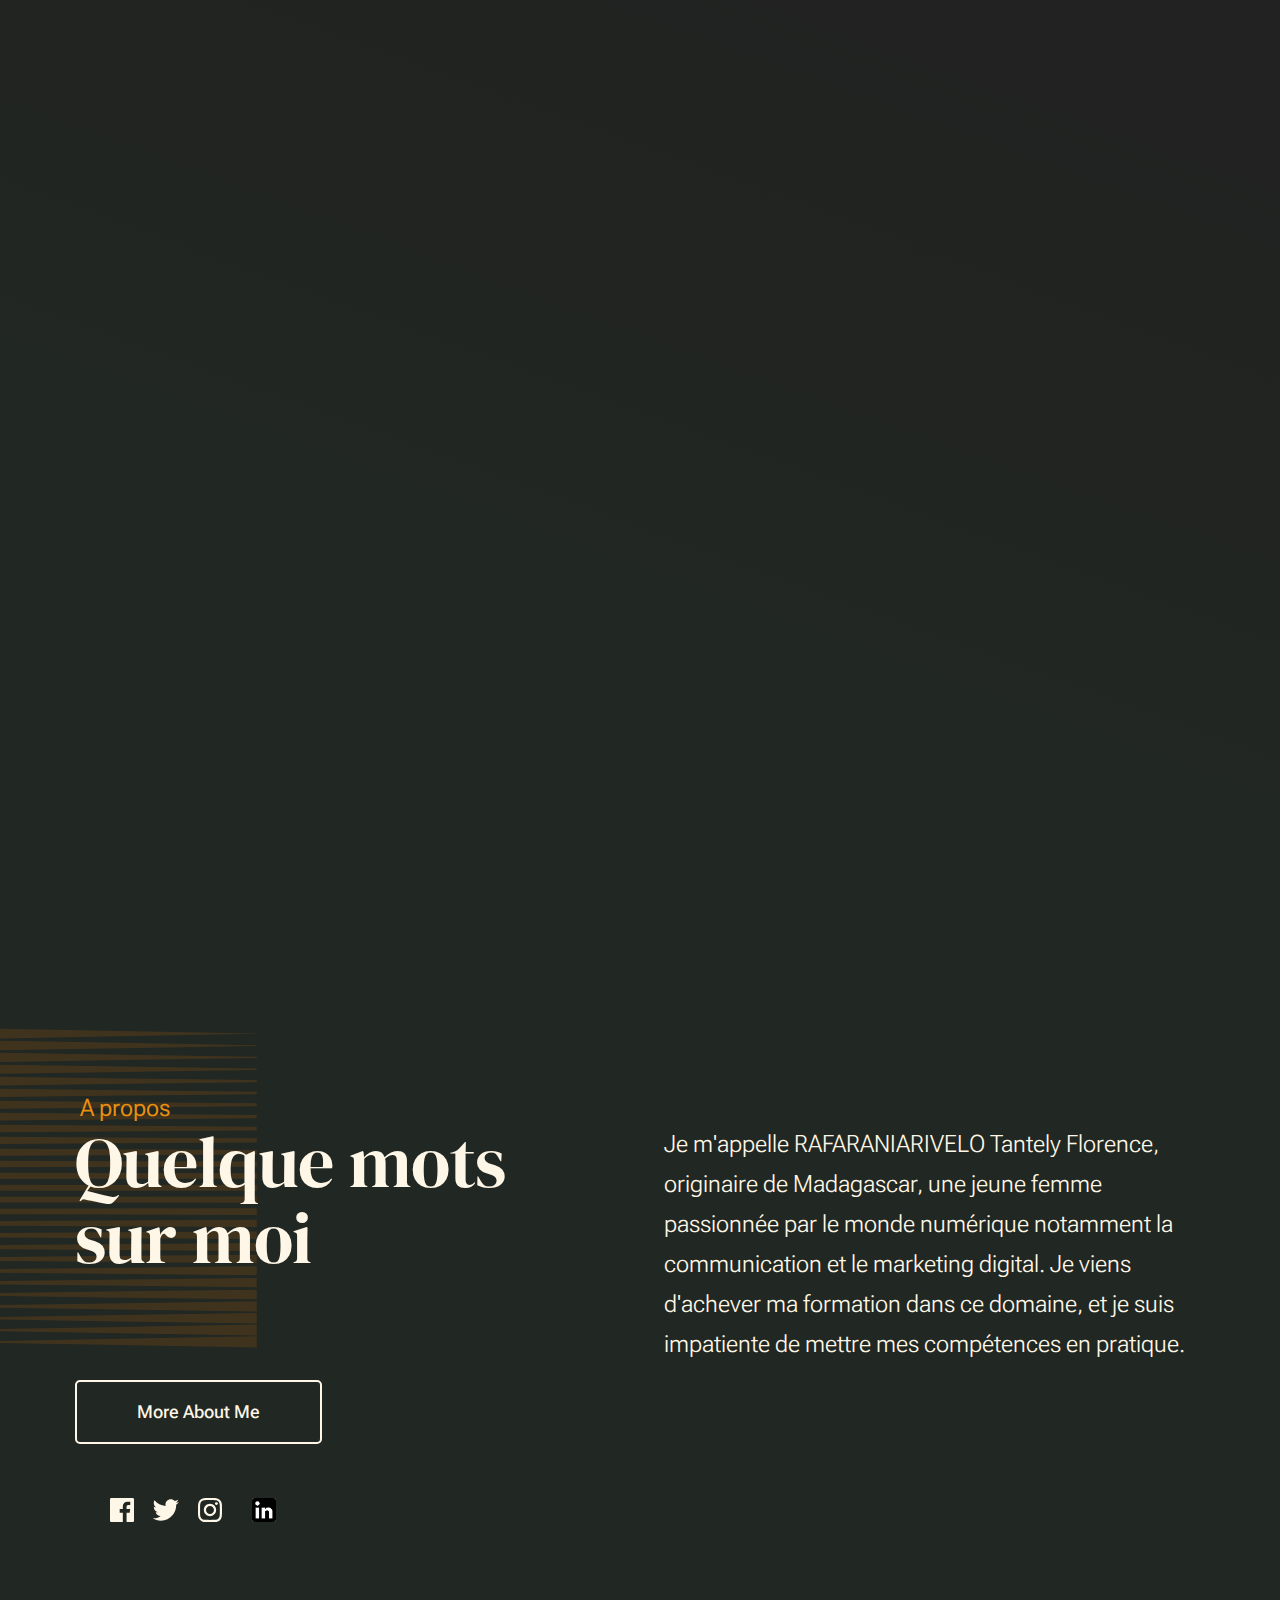
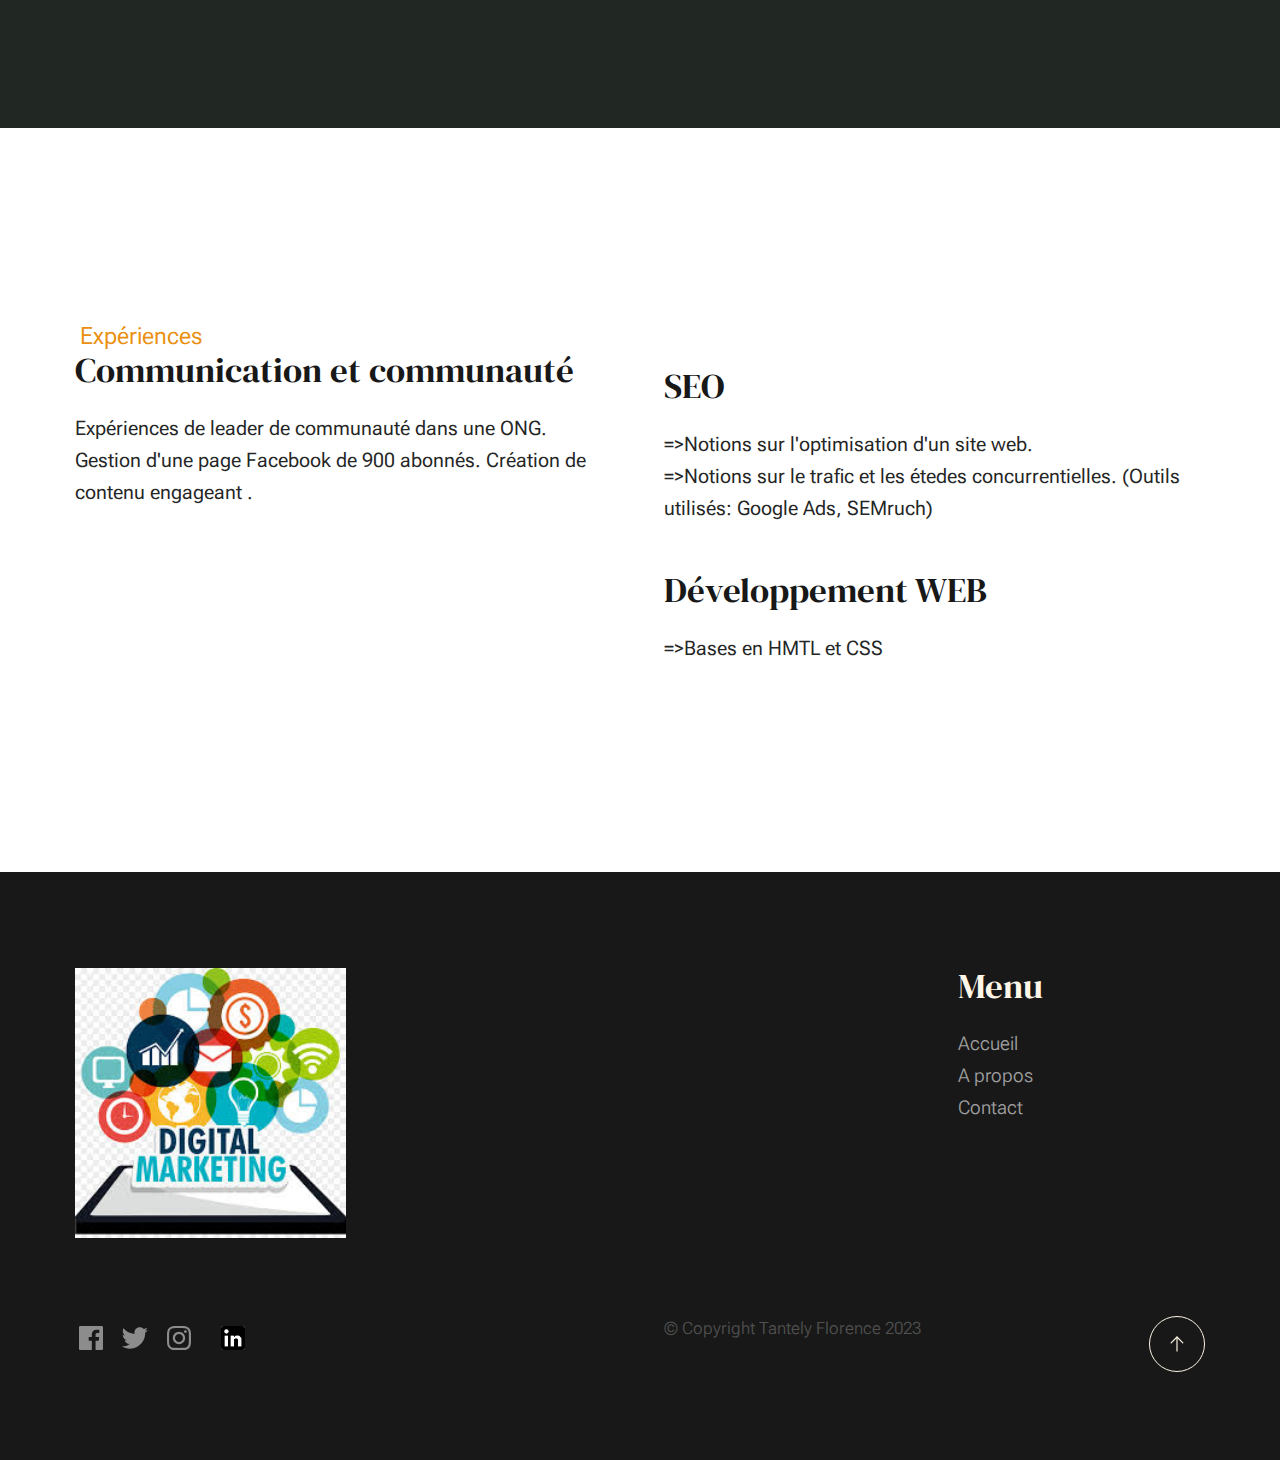
<file: index.html>
<!DOCTYPE html>
<html lang="en" class="no-js" >
<head>

    <!--- basic page needs
    ================================================== -->
    <meta charset="utf-8">
    <meta name="viewport" content="width=device-width, initial-scale=1">
    <title>Tantely florence</title>

    <script>
        document.documentElement.classList.remove('no-js');
        document.documentElement.classList.add('js');
    </script>

    <!-- CSS
    ================================================== -->
    <link rel="stylesheet" href="css/vendor.css">
    <link rel="stylesheet" href="css/styles.css">

    <!-- favicons
    ================================================== -->
    <link rel="apple-touch-icon" sizes="180x180" href="F.PNG">
    <link rel="icon" type="image/png" sizes="32x32" href="F.PNG">
    <link rel="icon" type="image/png" sizes="16x16" href="F.PNG">
    <link rel="manifest" href="site.webmanifest">

</head>


<body id="top">

    
    <!-- preloader
    ================================================== -->
    <div id="preloader">
        <div id="loader" class="dots-fade">
            <div></div>
            <div></div>
            <div></div>
        </div>
    </div>


    <!-- page wrap
    ================================================== -->
    <div id="page" class="s-pagewrap ss-home">


        <!-- # site header 
        ================================================== -->
        <header class="s-header">

            <div class="row s-header__inner width-sixteen-col">

                <div class="s-header__block">
                    <div class="s-header__logo">
                        <a class="logo" href="index.html">
                            <img src="./images/ta.PNG" alt="Homepage">
                        </a>
                    </div>

                    <a class="s-header__menu-toggle" href="#0"><span>Menu</span></a>
                </div> <!-- end s-header__block -->

                <nav class="s-header__nav">
    
                    <ul class="s-header__menu-links">
                        <li><a href="about.html">A propos </a></li>
                        <li><a href="contact.html">Contact</a></li>
                    </ul> <!-- s-header__menu-links -->

                    <div class="s-header__contact">
                        <a href="contact.html" class="btn btn--primary s-header__contact-btn">Collaborons</a>                        
                    </div> <!-- s-header__contact -->
    
                </nav> <!-- end s-header__nav -->

            </div> <!-- end s-header__inner -->

        </header> <!-- end s-header -->


        <!-- # site main content
        ================================================== -->
        <section id="content" class="s-content">

            <!-- intro
            ----------------------------------------------- -->
            <section id="intro" class="s-intro">

                <div class="row s-intro__content width-sixteen-col">

                    <div class="column lg-12 s-intro__content-inner grid-block">
                        
                        <div class="s-intro__content-text">
                            <div class="s-intro__content-pretitle text-pretitle">je m'appelle Tantely Florence</div>
                            <h1 class="s-intro__content-title">
                                je suis une passionnée de communication 
                                 et de marketing , et je suis déterminée 
                                 à créer des expériences engageantes
                                 et informatices pour les communautés en ligne
                            </h1>
                        </div> <!-- s-intro__content-text -->

                        <div class="s-intro__content-media"> 
                            <div class="s-intro__content-media-inner">                               
                                <img src="./images/image.png" srcset="./images/image.png, images/intro-bg@2x.jpg 2x" alt="">
                                <div class="lines">                               
                                    <span></span>                                  
                                </div>
                            </div>
                        </div> <!-- s-intro__content-media -->                      

                        <div class="s-intro__scroll-down">
                            <a href="#about" class="smoothscroll">
                                <div class="scroll-icon">
                                    <svg xmlns="http://www.w3.org/2000/svg" viewBox="0 0 24 24" width="36" height="36" fill="none" stroke="#97b34a" stroke-width="1" stroke-linecap="round" stroke-linejoin="round">&lt;!--!  Atomicons Free 1.00 by @atisalab License - https://atomicons.com/license/ (Icons: CC BY 4.0) Copyright 2021 Atomicons --&gt;<polyline points="7 13 12 18 17 13"></polyline><line x1="12" y1="18" x2="12" y2="6"></line></svg>
                                </div>
                                <span>Scroll for more</span>
                            </a>
                        </div> <!-- s-intro__scroll-down -->
                        
                    </div> <!-- s-intro__content-inner -->

                </div> <!-- s-intro__content -->

            </section> <!-- end s-intro -->

            <!-- about
            ----------------------------------------------- -->
            <section id="about" class="s-about target-section">

                <div class="row s-about__content width-sixteen-col">
                    <div class="column grid-block grid-section-split">

                        <img src="images/geometric_shape.svg" alt="" class="s-about__content-imgbg">

                        <div class="section-header grid-section-split__header">
                            <div class="text-pretitle">A propos</div>                           
                            <h2 class="text-display-title">
                                Quelque mots <br> sur moi
                            </h2>                           
                        </div> <!-- end section-header -->

                        <div class="s-about__content-main grid-section-split__primary">
                            <p class="attention-getter">
                                Je m'appelle RAFARANIARIVELO Tantely Florence, originaire de Madagascar, une jeune femme passionnée par le monde numérique notamment  la communication 
                                et le marketing digital. Je viens d'achever ma formation dans ce domaine, et
                                 je suis impatiente de mettre mes compétences en pratique.                            </p>

                        </div> <!-- end s-about__content-main -->

                        <div class="s-about__content-btn grid-section-split__bottom">
                            <a href="about.html" class="btn btn--stroke u-fullwidth">More About Me</a>

                            <ul class="s-about__social social-list">
                                <li>
                                    <a href="https://www.facebook.com/tantely.florence">
                                        <svg xmlns="http://www.w3.org/2000/svg" width="24" height="24" viewBox="0 0 24 24" style="fill:rgba(0, 0, 0, 1);transform:;-ms-filter:"><path d="M20,3H4C3.447,3,3,3.448,3,4v16c0,0.552,0.447,1,1,1h8.615v-6.96h-2.338v-2.725h2.338v-2c0-2.325,1.42-3.592,3.5-3.592 c0.699-0.002,1.399,0.034,2.095,0.107v2.42h-1.435c-1.128,0-1.348,0.538-1.348,1.325v1.735h2.697l-0.35,2.725h-2.348V21H20 c0.553,0,1-0.448,1-1V4C21,3.448,20.553,3,20,3z"></path></svg>
                                        <span class="u-screen-reader-text">Facebook</span>
                                    </a>
                                </li>
                                <li>
                                    <a href="https://twitter.com/FlorenceTa74327?fbclid=IwAR17T461-Jrl2JZ_kzXLAkXX8XP65sLmI2-SGccg3Hzm_KvtUoVCJcANLZ4">
                                        <svg xmlns="http://www.w3.org/2000/svg" width="24" height="24" viewBox="0 0 24 24" style="fill:rgba(0, 0, 0, 1);transform:;-ms-filter:"><path d="M19.633,7.997c0.013,0.175,0.013,0.349,0.013,0.523c0,5.325-4.053,11.461-11.46,11.461c-2.282,0-4.402-0.661-6.186-1.809 c0.324,0.037,0.636,0.05,0.973,0.05c1.883,0,3.616-0.636,5.001-1.721c-1.771-0.037-3.255-1.197-3.767-2.793 c0.249,0.037,0.499,0.062,0.761,0.062c0.361,0,0.724-0.05,1.061-0.137c-1.847-0.374-3.23-1.995-3.23-3.953v-0.05 c0.537,0.299,1.16,0.486,1.82,0.511C3.534,9.419,2.823,8.184,2.823,6.787c0-0.748,0.199-1.434,0.548-2.032 c1.983,2.443,4.964,4.04,8.306,4.215c-0.062-0.3-0.1-0.611-0.1-0.923c0-2.22,1.796-4.028,4.028-4.028 c1.16,0,2.207,0.486,2.943,1.272c0.91-0.175,1.782-0.512,2.556-0.973c-0.299,0.935-0.936,1.721-1.771,2.22 c0.811-0.088,1.597-0.312,2.319-0.624C21.104,6.712,20.419,7.423,19.633,7.997z"></path></svg>
                                        <span class="u-screen-reader-text">Twitter</span>
                                    </a>
                                </li>
                                <li>
                                    <a href="https://www.instagram.com/ptiteflo08/?fbclid=IwAR3WuSYobUbj3FjCU78vrKGvHRqoyNUm226iaeDOAKECStVcMeoGGTLTcro">
                                        <svg xmlns="http://www.w3.org/2000/svg" width="24" height="24" viewBox="0 0 24 24" style="fill:rgba(0, 0, 0, 1);transform:;-ms-filter:"><path d="M11.999,7.377c-2.554,0-4.623,2.07-4.623,4.623c0,2.554,2.069,4.624,4.623,4.624c2.552,0,4.623-2.07,4.623-4.624 C16.622,9.447,14.551,7.377,11.999,7.377L11.999,7.377z M11.999,15.004c-1.659,0-3.004-1.345-3.004-3.003 c0-1.659,1.345-3.003,3.004-3.003s3.002,1.344,3.002,3.003C15.001,13.659,13.658,15.004,11.999,15.004L11.999,15.004z"></path><circle cx="16.806" cy="7.207" r="1.078"></circle><path d="M20.533,6.111c-0.469-1.209-1.424-2.165-2.633-2.632c-0.699-0.263-1.438-0.404-2.186-0.42 c-0.963-0.042-1.268-0.054-3.71-0.054s-2.755,0-3.71,0.054C7.548,3.074,6.809,3.215,6.11,3.479C4.9,3.946,3.945,4.902,3.477,6.111 c-0.263,0.7-0.404,1.438-0.419,2.186c-0.043,0.962-0.056,1.267-0.056,3.71c0,2.442,0,2.753,0.056,3.71 c0.015,0.748,0.156,1.486,0.419,2.187c0.469,1.208,1.424,2.164,2.634,2.632c0.696,0.272,1.435,0.426,2.185,0.45 c0.963,0.042,1.268,0.055,3.71,0.055s2.755,0,3.71-0.055c0.747-0.015,1.486-0.157,2.186-0.419c1.209-0.469,2.164-1.424,2.633-2.633 c0.263-0.7,0.404-1.438,0.419-2.186c0.043-0.962,0.056-1.267,0.056-3.71s0-2.753-0.056-3.71C20.941,7.57,20.801,6.819,20.533,6.111z M19.315,15.643c-0.007,0.576-0.111,1.147-0.311,1.688c-0.305,0.787-0.926,1.409-1.712,1.711c-0.535,0.199-1.099,0.303-1.67,0.311 c-0.95,0.044-1.218,0.055-3.654,0.055c-2.438,0-2.687,0-3.655-0.055c-0.569-0.007-1.135-0.112-1.669-0.311 c-0.789-0.301-1.414-0.923-1.719-1.711c-0.196-0.534-0.302-1.099-0.311-1.669c-0.043-0.95-0.053-1.218-0.053-3.654 c0-2.437,0-2.686,0.053-3.655c0.007-0.576,0.111-1.146,0.311-1.687c0.305-0.789,0.93-1.41,1.719-1.712 c0.534-0.198,1.1-0.303,1.669-0.311c0.951-0.043,1.218-0.055,3.655-0.055c2.437,0,2.687,0,3.654,0.055 c0.571,0.007,1.135,0.112,1.67,0.311c0.786,0.303,1.407,0.925,1.712,1.712c0.196,0.534,0.302,1.099,0.311,1.669 c0.043,0.951,0.054,1.218,0.054,3.655c0,2.436,0,2.698-0.043,3.654H19.315z"></path></svg>
                                        <span class="u-screen-reader-text">Instagram</span>
                                    </a>
                                </li>
                                 <li>
                                    <a href="https://www.linkedin.com/in/tantely-florence/">
                                        <img style="width: 24px; margin:14px; border-radius: 3px;" src="./images/linkendin.png" alt="">
                                        <span class="u-screen-reader-text">Linkidine</span>
                                       
                                    </a> 
                                </li> 
                            </ul> <!-- end s-footer__social -->
                        </div> <!-- end s-about__content-btn -->
                    
                    </div> <!-- content-inner -->
                </div>
                
            </section> <!-- end s-about -->

            <!-- expertise
            ----------------------------------------------- -->
            <section id="expertise" class="s-expertise">

                <div class="row s-expertise__content width-sixteen-col">
                    <div class="column xl-12 grid-block grid-section-split">

                        <div class="section-header grid-section-split__header">
                            <div class="text-pretitle">Expériences</div>                           
                            <div class="grid-list-items__item list-items__item">
                                <div>
                                    <h3 class="list-items__item-title">Communication et communauté</h3>
                                </div>
                                <div class="grid-list-items__text list-items__item-text">
                                    <p>
                                        Expériences de leader de communauté dans une ONG.
                                        Gestion d'une page Facebook de 900 abonnés.
                                        Création de contenu engageant .        
                                    </p>
                                </div>
                            </div> <!-- list-expertise__item -->
                        
                        </div> <!-- end section-header -->

                        <div class="s-expertise__content-main grid-section-split__primary">

                            <div class="grid-list-items list-items show-ctr">
                                <div class="grid-list-items__item list-items__item">
                                    <div >
                                        <h3 class="list-items__item-title">SEO</h3>
                                    </div>
                                    <div class="grid-list-items__text list-items__item-text">
                                        <p>
                                            =>Notions sur l'optimisation d'un site web. <br>
                                            =>Notions sur le trafic et les étedes concurrentielles.
                                            (Outils utilisés:  Google Ads, SEMruch)
                                        </p>
                                    </div>
                                </div> <!-- list-item -->
                                <div class="grid-list-items__item list-items__item">
                                    <div >
                                        <h3 class="list-items__item-title">Développement WEB</h3>
                                    </div>
                                    <div class="grid-list-items__text list-items__item-text">
                                        <p>
                                            =>Bases en HMTL et CSS 
                                        </p>
                                    </div>
                                </div> <!-- list-expertise__item -->
                                
                            </div> <!-- grid-list-items -->
                        </div> <!-- end s-expertise__content-main -->
                    </div> <!-- end grid-block-->
                </div> <!-- end s-expertise__content -->

            </section> <!-- end s-expertise -->        
        </section> <!-- s-content-->

        <!-- # footer 
        ================================================== -->
        <footer class="s-footer">
            <div class="row s-footer__content">
                <div class="column xl-6 lg-6 md-12 s-footer__block s-footer__about">                    
                    <!-- <h3>About Monica</h3> -->
                    <img style=" width: 50%;" src="./images/marketing.jpeg" alt="">  
              </div>                
                <div class="column xl-3 lg-6 md-12 s-footer__block s-footer__site-links">
                     <!-- <h3>Menu</h3>
                    <ul class="link-list">
                        <li><a href="index.html">Accueil</a></li>
                        <li><a href="about.html">A propos</a></li>
                        <li><a href="contact.html">Contact</a></li>
                    </ul>  -->
                </div>
                <div class="column xl-3 lg-6 md-12 tab-12 s-footer__block s-footer__newsletter">
                    <h3>Menu</h3>
                    <ul class="link-list">
                        <li><a href="index.html">Accueil</a></li>
                        <li><a href="about.html">A propos</a></li>
                        <li><a href="contact.html">Contact</a></li>
                    </ul> 
                </div>
            </div>    
            
            <div class="row s-footer__bottom">
                <div class="column xl-6 lg-12">
                    <ul class="s-footer__social social-list">
                        <li>
                            <a href="https://www.facebook.com/tantely.florence">
                                <svg xmlns="http://www.w3.org/2000/svg" width="24" height="24" viewBox="0 0 24 24" style="fill:rgba(0, 0, 0, 1);transform:;-ms-filter:"><path d="M20,3H4C3.447,3,3,3.448,3,4v16c0,0.552,0.447,1,1,1h8.615v-6.96h-2.338v-2.725h2.338v-2c0-2.325,1.42-3.592,3.5-3.592 c0.699-0.002,1.399,0.034,2.095,0.107v2.42h-1.435c-1.128,0-1.348,0.538-1.348,1.325v1.735h2.697l-0.35,2.725h-2.348V21H20 c0.553,0,1-0.448,1-1V4C21,3.448,20.553,3,20,3z"></path></svg>
                                <span class="u-screen-reader-text">Facebook</span>
                            </a>
                        </li>
                        <li>
                            <a href="https://twitter.com/FlorenceTa74327?fbclid=IwAR17T461-Jrl2JZ_kzXLAkXX8XP65sLmI2-SGccg3Hzm_KvtUoVCJcANLZ4">
                                <svg xmlns="http://www.w3.org/2000/svg" width="24" height="24" viewBox="0 0 24 24" style="fill:rgba(0, 0, 0, 1);transform:;-ms-filter:"><path d="M19.633,7.997c0.013,0.175,0.013,0.349,0.013,0.523c0,5.325-4.053,11.461-11.46,11.461c-2.282,0-4.402-0.661-6.186-1.809 c0.324,0.037,0.636,0.05,0.973,0.05c1.883,0,3.616-0.636,5.001-1.721c-1.771-0.037-3.255-1.197-3.767-2.793 c0.249,0.037,0.499,0.062,0.761,0.062c0.361,0,0.724-0.05,1.061-0.137c-1.847-0.374-3.23-1.995-3.23-3.953v-0.05 c0.537,0.299,1.16,0.486,1.82,0.511C3.534,9.419,2.823,8.184,2.823,6.787c0-0.748,0.199-1.434,0.548-2.032 c1.983,2.443,4.964,4.04,8.306,4.215c-0.062-0.3-0.1-0.611-0.1-0.923c0-2.22,1.796-4.028,4.028-4.028 c1.16,0,2.207,0.486,2.943,1.272c0.91-0.175,1.782-0.512,2.556-0.973c-0.299,0.935-0.936,1.721-1.771,2.22 c0.811-0.088,1.597-0.312,2.319-0.624C21.104,6.712,20.419,7.423,19.633,7.997z"></path></svg>
                                <span class="u-screen-reader-text">Twitter</span>
                            </a>
                        </li>
                        <li>
                            <a href="https://www.instagram.com/ptiteflo08/?fbclid=IwAR3WuSYobUbj3FjCU78vrKGvHRqoyNUm226iaeDOAKECStVcMeoGGTLTcro">
                                <svg xmlns="http://www.w3.org/2000/svg" width="24" height="24" viewBox="0 0 24 24" style="fill:rgba(0, 0, 0, 1);transform:;-ms-filter:"><path d="M11.999,7.377c-2.554,0-4.623,2.07-4.623,4.623c0,2.554,2.069,4.624,4.623,4.624c2.552,0,4.623-2.07,4.623-4.624 C16.622,9.447,14.551,7.377,11.999,7.377L11.999,7.377z M11.999,15.004c-1.659,0-3.004-1.345-3.004-3.003 c0-1.659,1.345-3.003,3.004-3.003s3.002,1.344,3.002,3.003C15.001,13.659,13.658,15.004,11.999,15.004L11.999,15.004z"></path><circle cx="16.806" cy="7.207" r="1.078"></circle><path d="M20.533,6.111c-0.469-1.209-1.424-2.165-2.633-2.632c-0.699-0.263-1.438-0.404-2.186-0.42 c-0.963-0.042-1.268-0.054-3.71-0.054s-2.755,0-3.71,0.054C7.548,3.074,6.809,3.215,6.11,3.479C4.9,3.946,3.945,4.902,3.477,6.111 c-0.263,0.7-0.404,1.438-0.419,2.186c-0.043,0.962-0.056,1.267-0.056,3.71c0,2.442,0,2.753,0.056,3.71 c0.015,0.748,0.156,1.486,0.419,2.187c0.469,1.208,1.424,2.164,2.634,2.632c0.696,0.272,1.435,0.426,2.185,0.45 c0.963,0.042,1.268,0.055,3.71,0.055s2.755,0,3.71-0.055c0.747-0.015,1.486-0.157,2.186-0.419c1.209-0.469,2.164-1.424,2.633-2.633 c0.263-0.7,0.404-1.438,0.419-2.186c0.043-0.962,0.056-1.267,0.056-3.71s0-2.753-0.056-3.71C20.941,7.57,20.801,6.819,20.533,6.111z M19.315,15.643c-0.007,0.576-0.111,1.147-0.311,1.688c-0.305,0.787-0.926,1.409-1.712,1.711c-0.535,0.199-1.099,0.303-1.67,0.311 c-0.95,0.044-1.218,0.055-3.654,0.055c-2.438,0-2.687,0-3.655-0.055c-0.569-0.007-1.135-0.112-1.669-0.311 c-0.789-0.301-1.414-0.923-1.719-1.711c-0.196-0.534-0.302-1.099-0.311-1.669c-0.043-0.95-0.053-1.218-0.053-3.654 c0-2.437,0-2.686,0.053-3.655c0.007-0.576,0.111-1.146,0.311-1.687c0.305-0.789,0.93-1.41,1.719-1.712 c0.534-0.198,1.1-0.303,1.669-0.311c0.951-0.043,1.218-0.055,3.655-0.055c2.437,0,2.687,0,3.654,0.055 c0.571,0.007,1.135,0.112,1.67,0.311c0.786,0.303,1.407,0.925,1.712,1.712c0.196,0.534,0.302,1.099,0.311,1.669 c0.043,0.951,0.054,1.218,0.054,3.655c0,2.436,0,2.698-0.043,3.654H19.315z"></path></svg>
                                <span class="u-screen-reader-text">Instagram</span>
                            </a>
                        </li>
                         <li>
                             <a href="https://www.linkedin.com/in/tantely-florence/">
                                <img style="width: 24px; margin:14px; border-radius: 3px;" src="./images/linkendin.png" alt="">
                                <span class="u-screen-reader-text">Linkidine</span>
                               
                            </a> 
                        </li> 
            </ul> <!-- end s-footer__social -->
                </div>
                <div class="column xl-6 lg-12">
                    <p class="ss-copyright">
                        <span>© Copyright Tantely Florence 2023</span> 
                    </p>
                </div>

                <div class="ss-go-top">
                    <a class="smoothscroll" title="Back to Top" href="#top">
                        <svg xmlns="http://www.w3.org/2000/svg" viewBox="0 0 24 24" width="36" height="36" fill="none" stroke="#ffffff" stroke-width="1" stroke-linecap="round" stroke-linejoin="round">&lt;!--!  Atomicons Free 1.00 by @atisalab License - https://atomicons.com/license/ (Icons: CC BY 4.0) Copyright 2021 Atomicons --&gt;<polyline points="17 11 12 6 7 11"></polyline><line x1="12" y1="18" x2="12" y2="6"></line></svg>
                    </a>
                </div> <!-- end ss-go-top -->
            </div>
            
        </footer> <!-- end s-footer -->

    </div> <!-- end page-wrap -->

    <!-- Java Script
    ================================================== -->
    <script src="js/plugins.js"></script>
    <script src="js/main.js"></script>

</body>
</html>
</file>
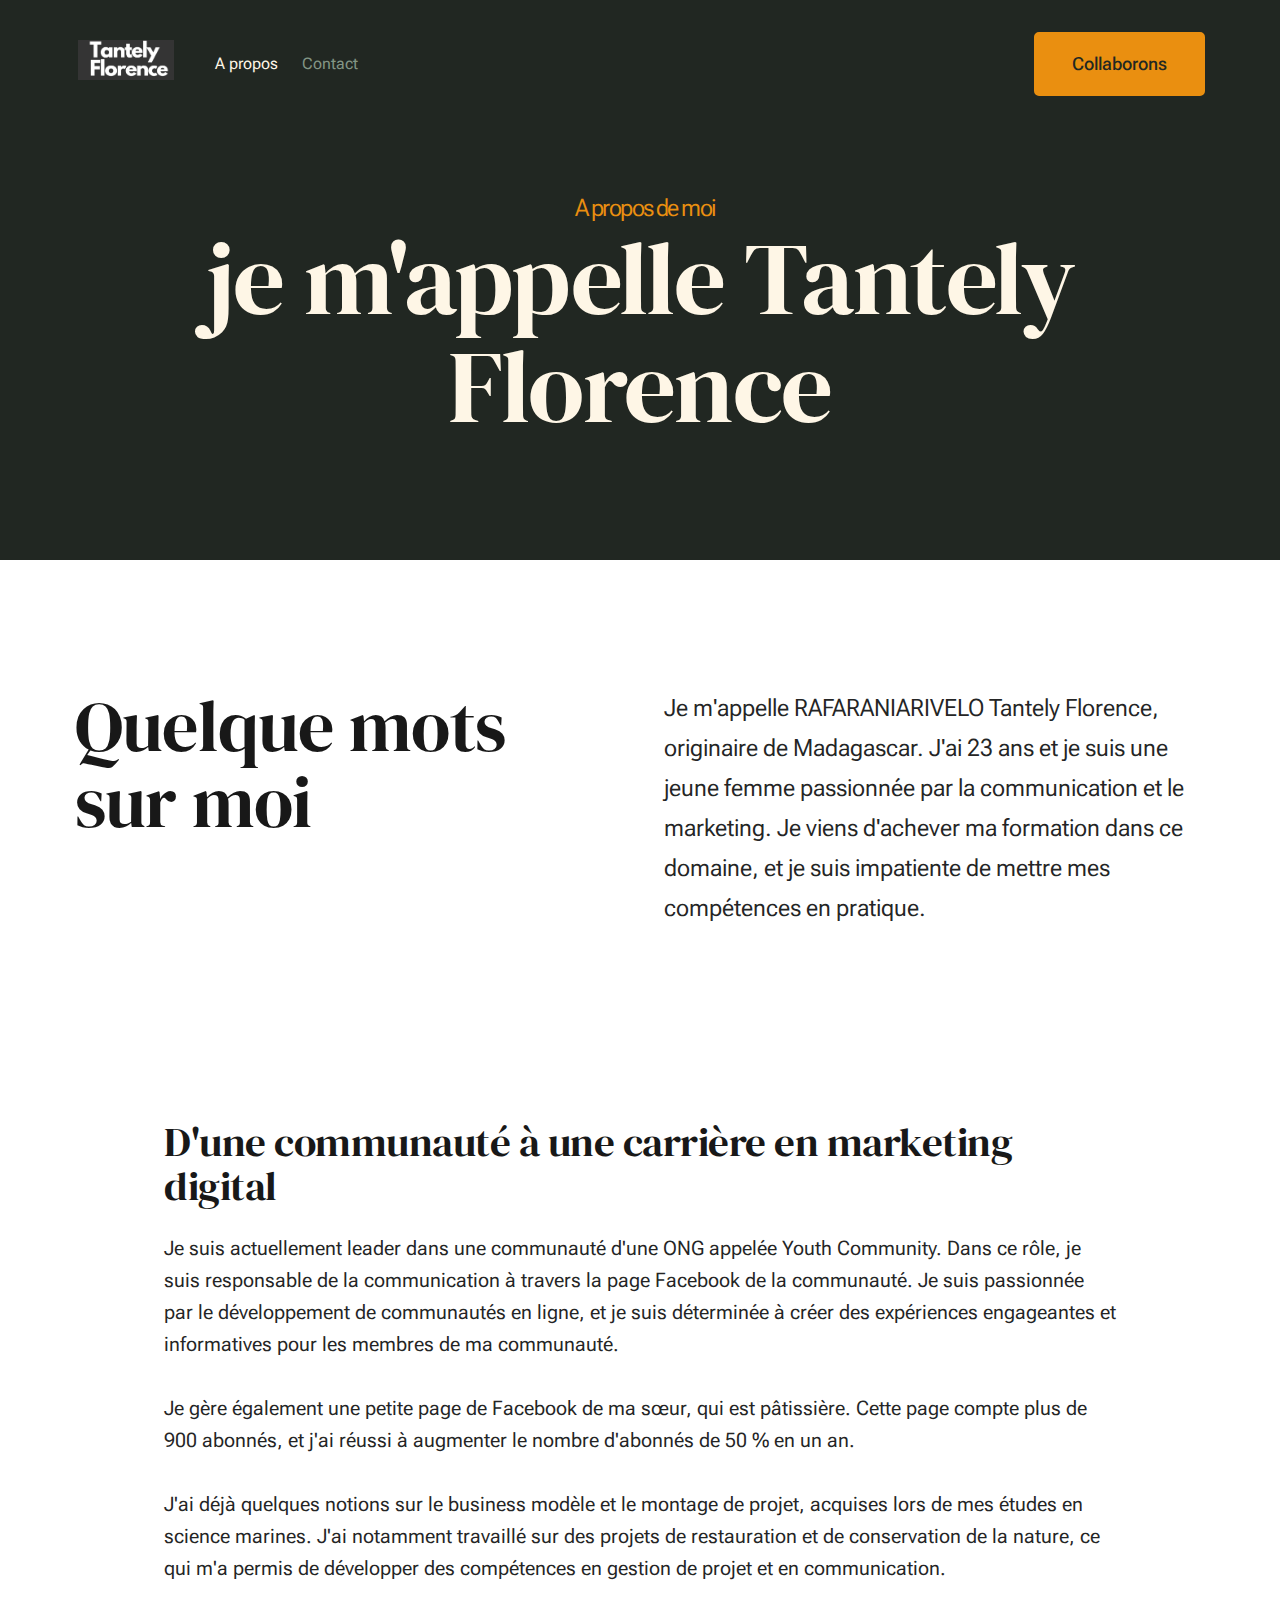
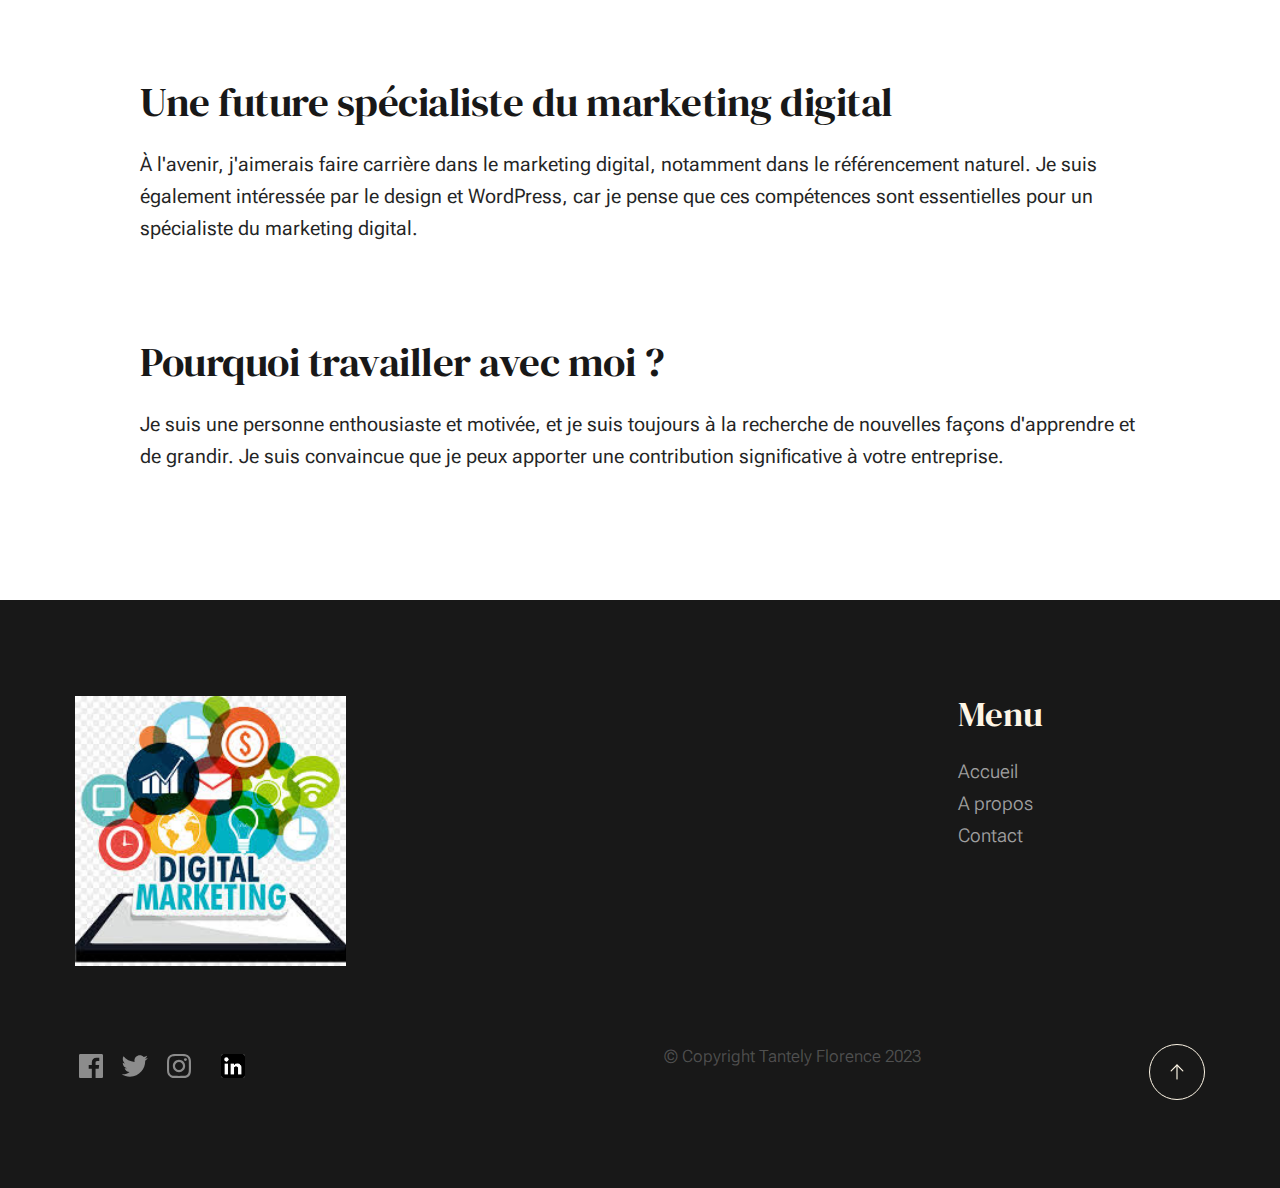
<file: about.html>
<!DOCTYPE html>
<html lang="en" class="no-js" >
<head>

    <!--- basic page needs
    ================================================== -->
    <meta charset="utf-8">
    <meta name="viewport" content="width=device-width, initial-scale=1">
    <title> A propos de moi </title>

    <script>
        document.documentElement.classList.remove('no-js');
        document.documentElement.classList.add('js');
    </script>

    <!-- CSS
    ================================================== -->
    <link rel="stylesheet" href="css/vendor.css">
    <link rel="stylesheet" href="css/styles.css">

    <!-- favicons
    ================================================== -->
    <link rel="apple-touch-icon" sizes="180x180" href="F.PNG">
    <link rel="icon" type="image/png" sizes="32x32" href="F.PNG">
    <link rel="icon" type="image/png" sizes="16x16" href="F.PNG">
    <link rel="manifest" href="site.webmanifest">

</head>


<body id="top">


    <!-- preloader
    ================================================== -->
    <div id="preloader">
        <div id="loader" class="dots-fade">
            <div></div>
            <div></div>
            <div></div>
        </div>
    </div>


    <!-- page wrap
    ================================================== -->
    <div id="page" class="s-pagewrap">


        <!-- # site header 
        ================================================== -->
        <header class="s-header">

            <div class="row s-header__inner width-sixteen-col">

                <div class="s-header__block">
                    <div class="s-header__logo">
                        <a class="logo" href="index.html">
                            <img src="./images/ta.PNG" alt="Homepage">
                        </a>
                    </div>

                    <a class="s-header__menu-toggle" href="#0"><span> Menu </span></a>
                </div> <!-- end s-header__block -->

                <nav class="s-header__nav">
    
                    <ul class="s-header__menu-links">
                        <li class="current"><a href="about.html">A propos</a></li>
                        <li><a href="contact.html">Contact</a></li>
                    </ul> <!-- s-header__menu-links -->

                    <div class="s-header__contact">
                        <a href="contact.html" class="btn btn--primary s-header__contact-btn">Collaborons</a>                        
                    </div> <!-- s-header__contact -->
    
                </nav> <!-- end s-header__nav -->

            </div> <!-- end s-header__inner -->

        </header> <!-- end s-header -->


        <!-- # site main content
        ================================================== -->
        <section id="content" class="s-content">

               <section class="s-pageheader pageheader">
                    <div class="row">
                        <div class="column xl-12">
                            <h1 class="page-title">
                                <span class="page-title__small-type text-pretitle"> A propos de moi </span>
                                je m'appelle Tantely Florence
                            </h1>
                            
                        </div>
                    </div>
               </section> <!-- end pageheader --> 

               <section class="s-pagecontent pagecontent">

                    <div class="row pageintro">
                        <div class="column xl-6 lg-12">
                            <h2 class="text-display-title">Quelque mots sur moi</h2>
                        </div>
                        <div class="column xl-6 lg-12 u-flexitem-x-right">
                            <p class="lead">
                                Je m'appelle RAFARANIARIVELO Tantely Florence, originaire de Madagascar.  
                                J'ai 23 ans et je suis une jeune femme passionnée par la communication 
                                et le marketing. Je viens d'achever ma formation dans ce domaine, et
                                 je suis impatiente de mettre mes compétences en pratique.                            </p>
                        </div>                       
                    </div> <!-- end pageintro -->   
                    
                    <div class="row pagemedia">
                        <d class="column xl-12">
                            <!-- <figure class="page-media">                                
                                <img src="images/thumbs/about/about-1200.png" 
                                     srcset="images/thumbs/about/about-2400.png 2400w, 
                                             images/thumbs/about/about-1200.png 1200w, 
                                             images/thumbs/about/about-600.png 600w" sizes="(max-width: 2400px) 100vw, 2400px" alt="">
                            </figure> -->
                        </d>
                    </div> <!-- end pagemedia -->

                    <div class="row width-narrower pagemain">
                        <div class="column xl-12"> 

                            <h2>D'une communauté à une carrière en marketing digital</h2>
                            <p>
                                Je suis actuellement leader dans une communauté d'une 
                                ONG appelée Youth Community. Dans ce rôle, je suis responsable 
                                de la communication à travers la page Facebook de la communauté.
                                 Je suis passionnée par le développement de communautés en ligne, 
                                 et je suis déterminée à créer des expériences engageantes et 
                                 informatives pour les membres de ma communauté. 
                                 <p>
                                    Je gère également une petite page de Facebook de ma sœur, 
                                    qui est pâtissière. Cette page compte plus de 900 abonnés,
                                     et j'ai réussi à augmenter le nombre d'abonnés de 50 % en un an.
                                 </p> 
                                 <p>
                                    J'ai déjà quelques notions sur le business modèle et 
                                    le montage de projet, acquises lors de mes études en 
                                    science marines. J'ai notamment travaillé sur des projets
                                     de restauration et de conservation de la nature, ce qui
                                      m'a permis de développer des compétences en gestion de
                                      projet et en communication.
                                 </p> 
                            </p>

                            <!-- <h2 class="u-add-bottom">My Values & Beliefs</h2> -->

                            <!-- <div class="grid-list-items list-items">
                                <div class="grid-list-items__item list-items__item u-remove-bottom">
                                    <div class="list-items__item-header">
                                        <h6 class="list-items__item-small-title">Consectetur</h6>
                                    </div>
                                    <p>
                                    Lorem ipsum dolor sit amet consectetur adipisicing elit. Mollitia accusamus consectetur adipisicing elit excepturi corrupti 
                                    nam quae exercitationem cupiditate, provident ipsa delectus vero possimus reprehenderit quas ut officiis tempora voluptatum 
                                    quibusdam consectetur commodi.
                                    </p>
                                </div>
                                <div class="grid-list-items__item list-items__item u-remove-bottom">
                                    <div class="list-items__item-header">
                                        <h6 class="list-items__item-small-title">Adipisicing</h6>
                                    </div>
                                    <p> 
                                    Molestias, autem impedit culpa dolores excepturi, quidem unde ducimus, rerum commodi deserunt earum, minus voluptatum.
                                    Lorem ipsum dolor sit amet consectetur, adipisicing elit. Saepe doloremque provident quas quae exercitationem laboriosam.
                                    </p>
                                </div>
                                <div class="grid-list-items__item list-items__item u-remove-bottom">
                                    <div class="list-items__item-header">
                                        <h6 class="list-items__item-small-title">Doloremque</h6>
                                    </div>
                                    <p>
                                    Mollitia accusamus consectetur. Lorem ipsum dolor sit amet consectetur adipisicing elit. Adipisicing elit excepturi corrupti 
                                    nam quae exercitationem cupiditate, provident ipsa delectus vero possimus reprehenderit quas ut officiis tempora voluptatum 
                                    quibusdam consectetur commodi!
                                    </p>
                                </div>
                                <div class="grid-list-items__item list-items__item u-remove-bottom">
                                    <div class="list-items__item-header">
                                        <h6 class="list-items__item-small-title">Assumenda</h6>
                                    </div>
                                    <p>
                                    Lorem ipsum dolor sit amet consectetur, adipisicing elit. Saepe doloremque provident quas quae exercitationem laboriosam. 
                                    Molestias, autem? Impedit culpa dolores excepturi, quidem unde ducimus, rerum commodi deserunt earum, minus voluptatum?
                                    </p>
                                </div> -->
                            </div> <!--grid-list-items -->

                            <h2> Une future spécialiste du marketing digital </h2>
                            <p>
                                À l'avenir, j'aimerais faire carrière dans le marketing digital,
                                 notamment dans le référencement naturel. Je suis également intéressée
                                  par le design et WordPress, car je pense que ces compétences sont
                                   essentielles pour un spécialiste du marketing digital.</p>

                            <h2>Pourquoi travailler avec moi ?</h2>
                            <p>
                                Je suis une personne enthousiaste et motivée,
                                 et je suis toujours à la recherche de nouvelles
                                  façons d'apprendre et de grandir. Je suis convaincue
                                que je peux apporter une contribution significative 
                                 à votre entreprise.
                            </p>

                        </div> <!-- end grid-block-->
                    </div> <!-- end pagemain -->

               </section> <!-- pagecontent -->

      
        <!-- ==================================================  -->
        <!-- <section id="cta" class="s-cta">

            <div class="row row-x-center text-center">
                <div class="column xl-8 lg-12">

                    <div class="s-cta__content">
                        <h2 class="text-display-title">
                        Get started with a consultation today.
                        </h2>
                        <p class="lead">
                        Lorem ipsum dolor sit, amet consectetur adipisicing elit. Quis rem, esse doloribus sint eaque at debitis enim vitae minus expedita ratione dignissimos sit nostrum optio sequi. Ipsa at beatae quam.
                        </p>
                        <a href="contact.html" class="btn btn--primary">Let's Work Together</a>
                    </div>

                </div>
            </div>

        </section> <!-- end s-cta -->

 
        <!-- # footer 
        ================================================== -->
        <footer class="s-footer">
            <div class="row s-footer__content">
                <div class="column xl-6 lg-6 md-12 s-footer__block s-footer__about">                    
                    <!-- <h3>About Monica</h3> -->
                    <img style=" width: 50%;" src="./images/marketing.jpeg" alt="">  
              </div>                
                <div class="column xl-3 lg-6 md-12 s-footer__block s-footer__site-links">
                     <!-- <h3>Menu</h3>
                    <ul class="link-list">
                        <li><a href="index.html">Accueil</a></li>
                        <li><a href="about.html">A propos</a></li>
                        <li><a href="contact.html">Contact</a></li>
                    </ul>  -->
                </div>
                <div class="column xl-3 lg-6 md-12 tab-12 s-footer__block s-footer__newsletter">
                    <h3>Menu</h3>
                    <ul class="link-list">
                        <li><a href="index.html">Accueil</a></li>
                        <li><a href="about.html">A propos</a></li>
                        <li><a href="contact.html">Contact</a></li>
                    </ul> 
                </div>
            </div>    
            
            <div class="row s-footer__bottom">
                <div class="column xl-6 lg-12">
                    <ul class="s-footer__social social-list">
                        <li>
                            <a href="https://www.facebook.com/tantely.florence">
                                <svg xmlns="http://www.w3.org/2000/svg" width="24" height="24" viewBox="0 0 24 24" style="fill:rgba(0, 0, 0, 1);transform:;-ms-filter:"><path d="M20,3H4C3.447,3,3,3.448,3,4v16c0,0.552,0.447,1,1,1h8.615v-6.96h-2.338v-2.725h2.338v-2c0-2.325,1.42-3.592,3.5-3.592 c0.699-0.002,1.399,0.034,2.095,0.107v2.42h-1.435c-1.128,0-1.348,0.538-1.348,1.325v1.735h2.697l-0.35,2.725h-2.348V21H20 c0.553,0,1-0.448,1-1V4C21,3.448,20.553,3,20,3z"></path></svg>
                                <span class="u-screen-reader-text">Facebook</span>
                            </a>
                        </li>
                        <li>
                            <a href="https://twitter.com/FlorenceTa74327?fbclid=IwAR17T461-Jrl2JZ_kzXLAkXX8XP65sLmI2-SGccg3Hzm_KvtUoVCJcANLZ4">
                                <svg xmlns="http://www.w3.org/2000/svg" width="24" height="24" viewBox="0 0 24 24" style="fill:rgba(0, 0, 0, 1);transform:;-ms-filter:"><path d="M19.633,7.997c0.013,0.175,0.013,0.349,0.013,0.523c0,5.325-4.053,11.461-11.46,11.461c-2.282,0-4.402-0.661-6.186-1.809 c0.324,0.037,0.636,0.05,0.973,0.05c1.883,0,3.616-0.636,5.001-1.721c-1.771-0.037-3.255-1.197-3.767-2.793 c0.249,0.037,0.499,0.062,0.761,0.062c0.361,0,0.724-0.05,1.061-0.137c-1.847-0.374-3.23-1.995-3.23-3.953v-0.05 c0.537,0.299,1.16,0.486,1.82,0.511C3.534,9.419,2.823,8.184,2.823,6.787c0-0.748,0.199-1.434,0.548-2.032 c1.983,2.443,4.964,4.04,8.306,4.215c-0.062-0.3-0.1-0.611-0.1-0.923c0-2.22,1.796-4.028,4.028-4.028 c1.16,0,2.207,0.486,2.943,1.272c0.91-0.175,1.782-0.512,2.556-0.973c-0.299,0.935-0.936,1.721-1.771,2.22 c0.811-0.088,1.597-0.312,2.319-0.624C21.104,6.712,20.419,7.423,19.633,7.997z"></path></svg>
                                <span class="u-screen-reader-text">Twitter</span>
                            </a>
                        </li>
                        <li>
                            <a href="https://www.instagram.com/ptiteflo08/?fbclid=IwAR3WuSYobUbj3FjCU78vrKGvHRqoyNUm226iaeDOAKECStVcMeoGGTLTcro">
                                <svg xmlns="http://www.w3.org/2000/svg" width="24" height="24" viewBox="0 0 24 24" style="fill:rgba(0, 0, 0, 1);transform:;-ms-filter:"><path d="M11.999,7.377c-2.554,0-4.623,2.07-4.623,4.623c0,2.554,2.069,4.624,4.623,4.624c2.552,0,4.623-2.07,4.623-4.624 C16.622,9.447,14.551,7.377,11.999,7.377L11.999,7.377z M11.999,15.004c-1.659,0-3.004-1.345-3.004-3.003 c0-1.659,1.345-3.003,3.004-3.003s3.002,1.344,3.002,3.003C15.001,13.659,13.658,15.004,11.999,15.004L11.999,15.004z"></path><circle cx="16.806" cy="7.207" r="1.078"></circle><path d="M20.533,6.111c-0.469-1.209-1.424-2.165-2.633-2.632c-0.699-0.263-1.438-0.404-2.186-0.42 c-0.963-0.042-1.268-0.054-3.71-0.054s-2.755,0-3.71,0.054C7.548,3.074,6.809,3.215,6.11,3.479C4.9,3.946,3.945,4.902,3.477,6.111 c-0.263,0.7-0.404,1.438-0.419,2.186c-0.043,0.962-0.056,1.267-0.056,3.71c0,2.442,0,2.753,0.056,3.71 c0.015,0.748,0.156,1.486,0.419,2.187c0.469,1.208,1.424,2.164,2.634,2.632c0.696,0.272,1.435,0.426,2.185,0.45 c0.963,0.042,1.268,0.055,3.71,0.055s2.755,0,3.71-0.055c0.747-0.015,1.486-0.157,2.186-0.419c1.209-0.469,2.164-1.424,2.633-2.633 c0.263-0.7,0.404-1.438,0.419-2.186c0.043-0.962,0.056-1.267,0.056-3.71s0-2.753-0.056-3.71C20.941,7.57,20.801,6.819,20.533,6.111z M19.315,15.643c-0.007,0.576-0.111,1.147-0.311,1.688c-0.305,0.787-0.926,1.409-1.712,1.711c-0.535,0.199-1.099,0.303-1.67,0.311 c-0.95,0.044-1.218,0.055-3.654,0.055c-2.438,0-2.687,0-3.655-0.055c-0.569-0.007-1.135-0.112-1.669-0.311 c-0.789-0.301-1.414-0.923-1.719-1.711c-0.196-0.534-0.302-1.099-0.311-1.669c-0.043-0.95-0.053-1.218-0.053-3.654 c0-2.437,0-2.686,0.053-3.655c0.007-0.576,0.111-1.146,0.311-1.687c0.305-0.789,0.93-1.41,1.719-1.712 c0.534-0.198,1.1-0.303,1.669-0.311c0.951-0.043,1.218-0.055,3.655-0.055c2.437,0,2.687,0,3.654,0.055 c0.571,0.007,1.135,0.112,1.67,0.311c0.786,0.303,1.407,0.925,1.712,1.712c0.196,0.534,0.302,1.099,0.311,1.669 c0.043,0.951,0.054,1.218,0.054,3.655c0,2.436,0,2.698-0.043,3.654H19.315z"></path></svg>
                                <span class="u-screen-reader-text">Instagram</span>
                            </a>
                        </li>
                         <li>
                            <a href="https://www.linkedin.com/in/tantely-florence/">
                                <img style="width: 24px; margin:14px; border-radius: 3px;" src="./images/linkendin.png" alt="">
                                <span class="u-screen-reader-text">Linkidine</span>
                               
                            </a> 
                        </li> 
            </ul> <!-- end s-footer__social -->
                </div>
                <div class="column xl-6 lg-12">
                    <p class="ss-copyright">
                        <span>© Copyright Tantely Florence 2023</span> 
                    </p>
                </div>

                <div class="ss-go-top">
                    <a class="smoothscroll" title="Back to Top" href="#top">
                        <svg xmlns="http://www.w3.org/2000/svg" viewBox="0 0 24 24" width="36" height="36" fill="none" stroke="#ffffff" stroke-width="1" stroke-linecap="round" stroke-linejoin="round">&lt;!--!  Atomicons Free 1.00 by @atisalab License - https://atomicons.com/license/ (Icons: CC BY 4.0) Copyright 2021 Atomicons --&gt;<polyline points="17 11 12 6 7 11"></polyline><line x1="12" y1="18" x2="12" y2="6"></line></svg>
                    </a>
                </div> <!-- end ss-go-top -->
            </div>
            
        </footer> <!-- end s-footer -->

    </div> <!-- end page-wrap -->

    <!-- Java Script
    ================================================== -->
    <script src="js/plugins.js"></script>
    <script src="js/main.js"></script>

</body>
</html>
</file>
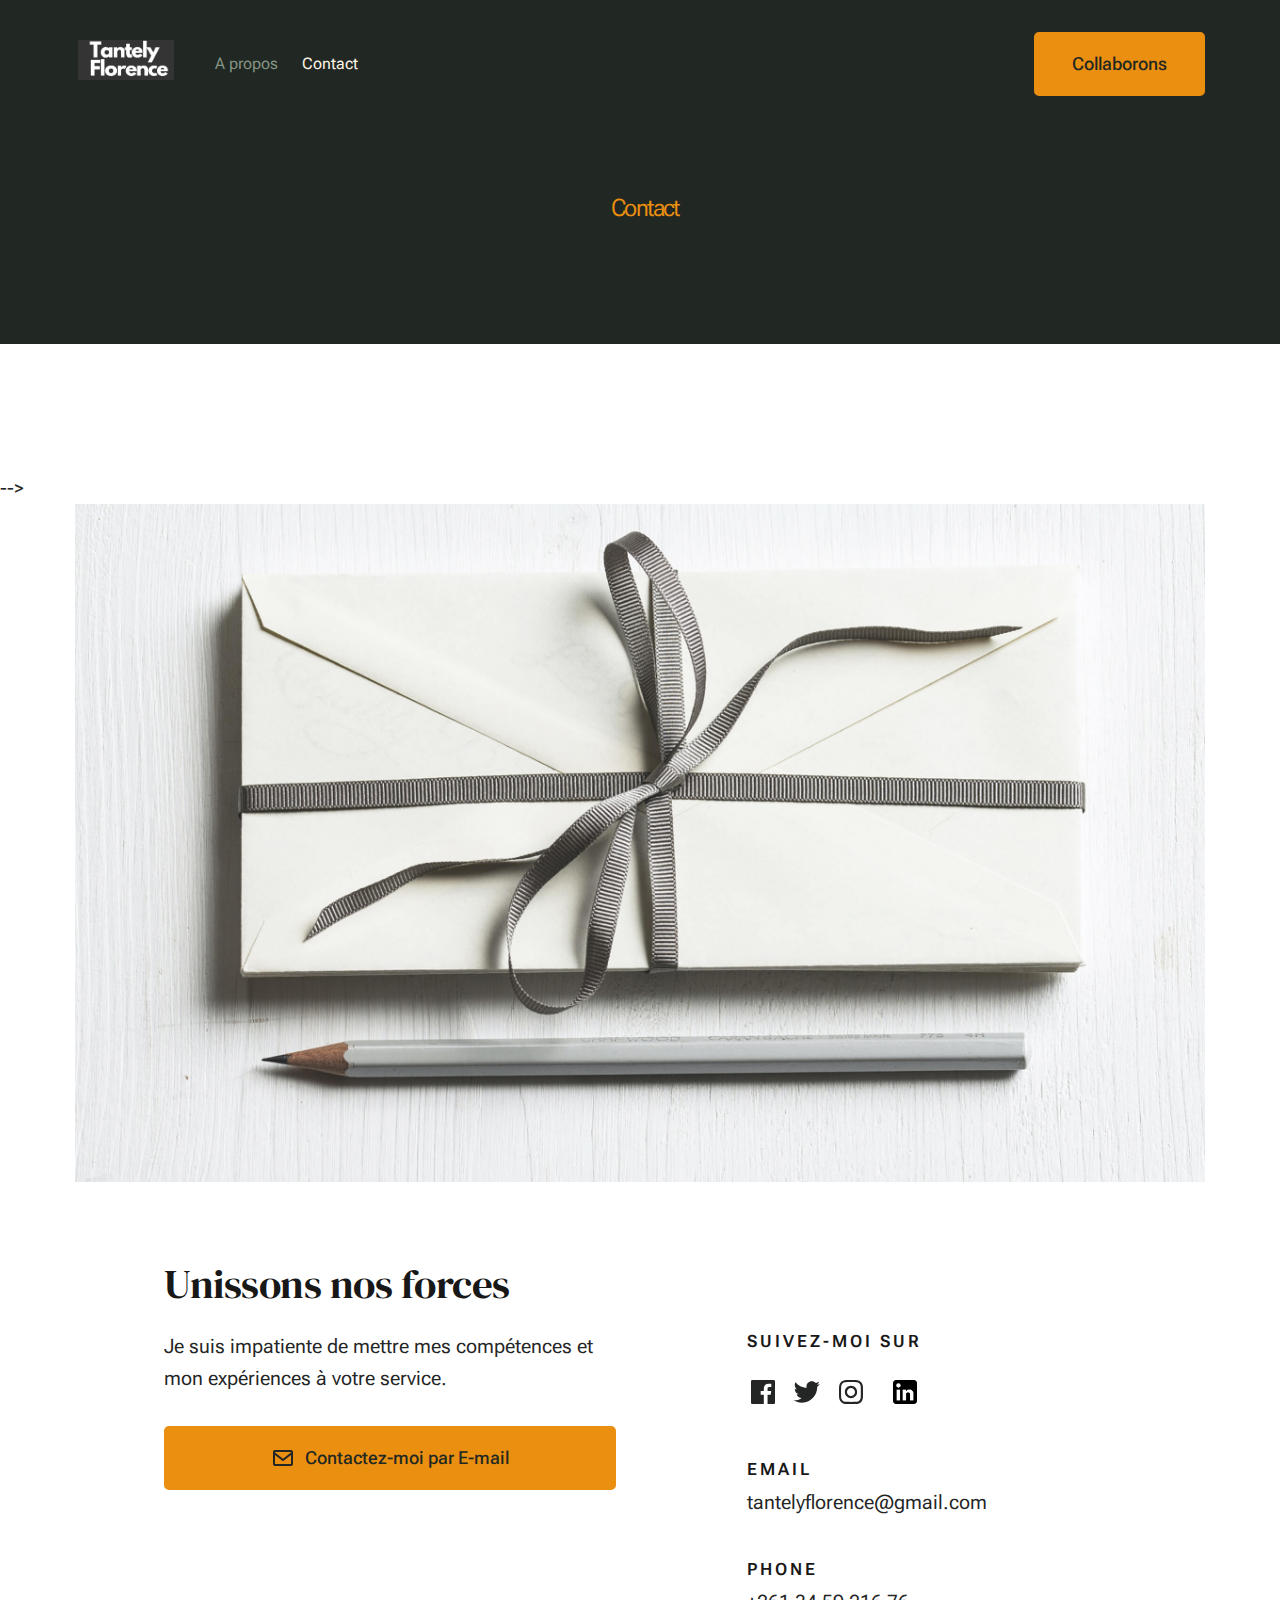
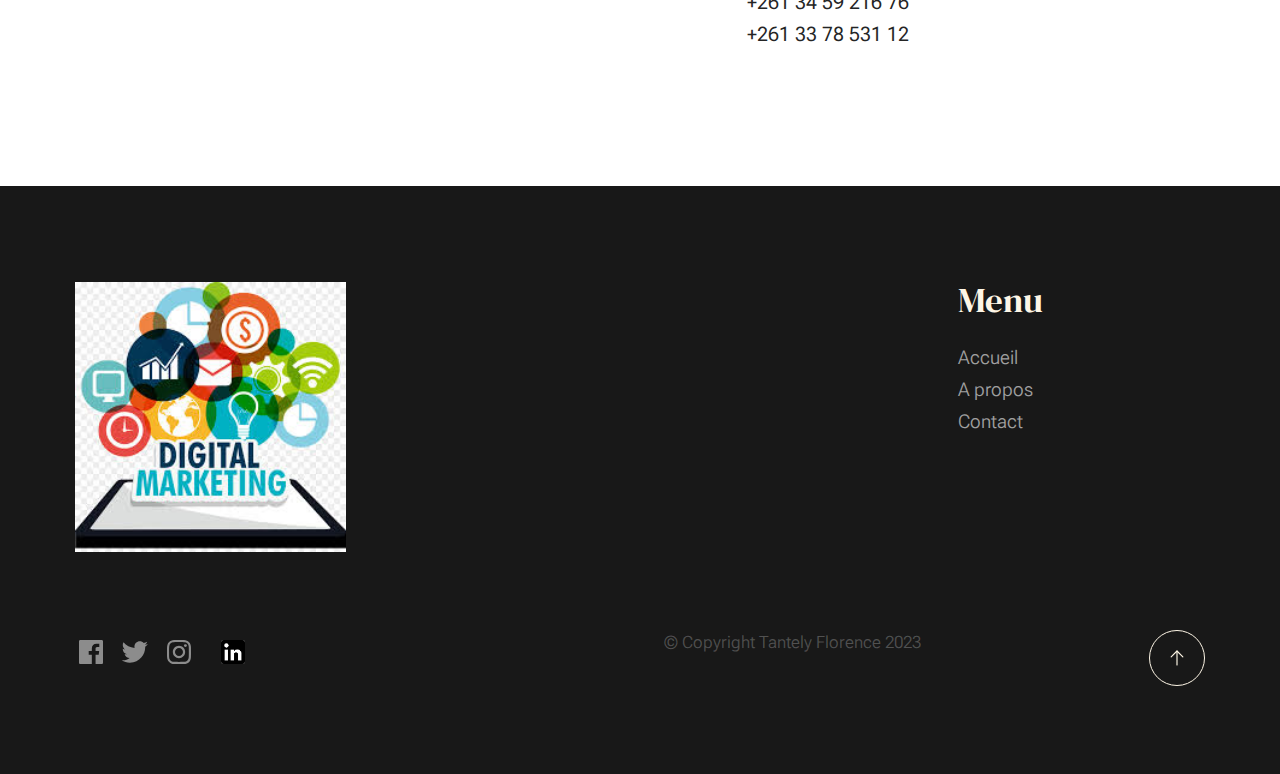
<file: contact.html>
<!DOCTYPE html>
<html lang="en" class="no-js" >
<head>

    <!--- basic page needs
    ================================================== -->
    <meta charset="utf-8">
    <meta name="viewport" content="width=device-width, initial-scale=1">
    <title>Contact - Tantely Florence</title>

    <script>
        document.documentElement.classList.remove ('no-js');
        document.documentElement.classList.add('js');
    </script>

    <!-- CSS
    ================================================== -->
    <link rel="stylesheet" href="css/vendor.css">
    <link rel="stylesheet" href="css/styles.css">

    <!-- favicons
    ================================================== -->
    <link rel="apple-touch-icon" sizes="180x180" href="F.PNG">
    <link rel="icon" type="image/png" sizes="32x32" href="F.PNG">
    <link rel="icon" type="image/png" sizes="16x16" href="F.PNG">
    <link rel="manifest" href="site.webmanifest">

</head>


<body id="top">


    <!-- preloader
    ================================================== -->
    <div id="preloader">
        <div id="loader" class="dots-fade">
            <div></div>
            <div></div>
            <div></div>
        </div>
    </div>


    <!-- page wrap
    ================================================== -->
    <div id="page" class="s-pagewrap">


        <!-- # site header 
        ================================================== -->
        <header class="s-header">
            <div class="row s-header__inner width-sixteen-col">

                <div class="s-header__block">
                    <div class="s-header__logo">
                        <a class="logo" href="index.html">
                            <img src="./images/ta.PNG" alt="Homepage">
                        </a>
                    </div>

                    <a class="s-header__menu-toggle" href="#0"><span>Menu</span></a>
                </div> <!-- end s-header__block -->

                <nav class="s-header__nav">
    
                    <ul class="s-header__menu-links">
                        <li><a href="about.html">A propos</a></li>
                        <li class="current"><a href="contact.html">Contact</a></li>
                    </ul> <!-- s-header__menu-links -->
                    <div class="s-header__contact">
                        <a href="contact.html" class="btn btn--primary s-header__contact-btn">Collaborons</a>                        
                    </div> <!-- s-header__contact -->
    
                </nav> <!-- end s-header__nav -->

            </div> <!-- end s-header__inner -->
        </header> <!-- end s-header -->


        <!-- # site main content
        ================================================== -->
        <section id="content" class="s-content">

               <section class="s-pageheader pageheader">
                    <div class="row">
                        <div class="column xl-12">
                            <h1 class="page-title">
                                <span class="page-title__small-type text-pretitle">Contact</span>
                                
                            </h1>                            
                        </div>
                    </div>
               </section> <!--pageheader -->  

               <section class="s-pagecontent pagecontent">

                    <!-- <div class="row pageintro">
                        <div class="column xl-6 lg-12">
                            <h2 class="text-display-title">Let's take your business to the next level.</h2>
                        </div>
                        <div class="column xl-6 lg-12 u-flexitem-x-right">
                            <p class="lead">
                            Lorem ipsum dolor sit amet consectetur, adipisicing elit. Alias eos quas blanditiis, quos sint nostrum fugit aperiam 
                            inventore optio itaque molestias corporis, ipsa tenetur eligendi nihil iste porro, natus culpa consequuntur. Maxime, 
                            corporis tempore. Sed tenetur veritatis velit recusandae eum, molestiae voluptate ducimus laudantium esse illo. 
                            </p>
                        </div>                       
                    </div> <!-- pageintro -->    -->
                    
                    <div class="row pagemedia">
                        <d class="column xl-12">
                            <figure class="page-media">                                
                                <img src="images/thumbs/contact/contact-1200.jpg" 
                                     srcset="images/thumbs/contact/contact-2400.jpg 2400w, 
                                             images/thumbs/contact/contact-1200.jpg 1200w, 
                                             images/thumbs/contact/contact-600.jpg 600w" sizes="(max-width: 2400px) 100vw, 2400px" alt="">
                            </figure>
                        </d>
                    </div> <!-- pagemedia --> 

                    <div class="row width-narrower pagemain">
                        <div class="column xl-12">
                            <h2>Unissons nos forces</h2>
                            <div class="row">
                                <div class="column xl-6 md-12 contact-cta">     
                                    <p>
                                        Je suis impatiente de mettre mes compétences et mon expériences à votre service.
                                    </p>
        
                                    <a href="mailto:#0" class="btn btn--primary u-fullwidth contact-btn">
                                        <svg xmlns="tantelyflorence@gmail.com" width="24" height="24" viewBox="0 0 24 24" style="fill: rgba(0, 0, 0, 1);transform: ;msFilter:;"><path d="M20 4H4c-1.103 0-2 .897-2 2v12c0 1.103.897 2 2 2h16c1.103 0 2-.897 2-2V6c0-1.103-.897-2-2-2zm0 2v.511l-8 6.223-8-6.222V6h16zM4 18V9.044l7.386 5.745a.994.994 0 0 0 1.228 0L20 9.044 20.002 18H4z"></path></svg>
                                        Contactez-moi par  E-mail
                                    </a>
                                </div> 
                                <div class="column xl-5 md-12 u-flexitem-x-right">

                                    <div class="contact-block">
                                        <h6>Suivez-moi sur </h6>
                                        <ul class="contact-social social-list">
                                            <li>
                                                <a href="#0">
                                                    <svg xmlns="http://www.w3.org/2000/svg" width="24" height="24" viewBox="0 0 24 24" style="fill:rgba(0, 0, 0, 1);transform:;-ms-filter:"><path d="M20,3H4C3.447,3,3,3.448,3,4v16c0,0.552,0.447,1,1,1h8.615v-6.96h-2.338v-2.725h2.338v-2c0-2.325,1.42-3.592,3.5-3.592 c0.699-0.002,1.399,0.034,2.095,0.107v2.42h-1.435c-1.128,0-1.348,0.538-1.348,1.325v1.735h2.697l-0.35,2.725h-2.348V21H20 c0.553,0,1-0.448,1-1V4C21,3.448,20.553,3,20,3z"></path></svg>
                                                    <span class="u-screen-reader-text">Facebook</span>
                                                </a>
                                            </li>
                                            <li>
                                                <a href="#0">
                                                    <svg xmlns="http://www.w3.org/2000/svg" width="24" height="24" viewBox="0 0 24 24" style="fill:rgba(0, 0, 0, 1);transform:;-ms-filter:"><path d="M19.633,7.997c0.013,0.175,0.013,0.349,0.013,0.523c0,5.325-4.053,11.461-11.46,11.461c-2.282,0-4.402-0.661-6.186-1.809 c0.324,0.037,0.636,0.05,0.973,0.05c1.883,0,3.616-0.636,5.001-1.721c-1.771-0.037-3.255-1.197-3.767-2.793 c0.249,0.037,0.499,0.062,0.761,0.062c0.361,0,0.724-0.05,1.061-0.137c-1.847-0.374-3.23-1.995-3.23-3.953v-0.05 c0.537,0.299,1.16,0.486,1.82,0.511C3.534,9.419,2.823,8.184,2.823,6.787c0-0.748,0.199-1.434,0.548-2.032 c1.983,2.443,4.964,4.04,8.306,4.215c-0.062-0.3-0.1-0.611-0.1-0.923c0-2.22,1.796-4.028,4.028-4.028 c1.16,0,2.207,0.486,2.943,1.272c0.91-0.175,1.782-0.512,2.556-0.973c-0.299,0.935-0.936,1.721-1.771,2.22 c0.811-0.088,1.597-0.312,2.319-0.624C21.104,6.712,20.419,7.423,19.633,7.997z"></path></svg>
                                                    <span class="u-screen-reader-text">Twitter</span>
                                                </a>
                                            </li>
                                            <li>
                                                <a href="#0">
                                                    <svg xmlns="http://www.w3.org/2000/svg" width="24" height="24" viewBox="0 0 24 24" style="fill:rgba(0, 0, 0, 1);transform:;-ms-filter:"><path d="M11.999,7.377c-2.554,0-4.623,2.07-4.623,4.623c0,2.554,2.069,4.624,4.623,4.624c2.552,0,4.623-2.07,4.623-4.624 C16.622,9.447,14.551,7.377,11.999,7.377L11.999,7.377z M11.999,15.004c-1.659,0-3.004-1.345-3.004-3.003 c0-1.659,1.345-3.003,3.004-3.003s3.002,1.344,3.002,3.003C15.001,13.659,13.658,15.004,11.999,15.004L11.999,15.004z"></path><circle cx="16.806" cy="7.207" r="1.078"></circle><path d="M20.533,6.111c-0.469-1.209-1.424-2.165-2.633-2.632c-0.699-0.263-1.438-0.404-2.186-0.42 c-0.963-0.042-1.268-0.054-3.71-0.054s-2.755,0-3.71,0.054C7.548,3.074,6.809,3.215,6.11,3.479C4.9,3.946,3.945,4.902,3.477,6.111 c-0.263,0.7-0.404,1.438-0.419,2.186c-0.043,0.962-0.056,1.267-0.056,3.71c0,2.442,0,2.753,0.056,3.71 c0.015,0.748,0.156,1.486,0.419,2.187c0.469,1.208,1.424,2.164,2.634,2.632c0.696,0.272,1.435,0.426,2.185,0.45 c0.963,0.042,1.268,0.055,3.71,0.055s2.755,0,3.71-0.055c0.747-0.015,1.486-0.157,2.186-0.419c1.209-0.469,2.164-1.424,2.633-2.633 c0.263-0.7,0.404-1.438,0.419-2.186c0.043-0.962,0.056-1.267,0.056-3.71s0-2.753-0.056-3.71C20.941,7.57,20.801,6.819,20.533,6.111z M19.315,15.643c-0.007,0.576-0.111,1.147-0.311,1.688c-0.305,0.787-0.926,1.409-1.712,1.711c-0.535,0.199-1.099,0.303-1.67,0.311 c-0.95,0.044-1.218,0.055-3.654,0.055c-2.438,0-2.687,0-3.655-0.055c-0.569-0.007-1.135-0.112-1.669-0.311 c-0.789-0.301-1.414-0.923-1.719-1.711c-0.196-0.534-0.302-1.099-0.311-1.669c-0.043-0.95-0.053-1.218-0.053-3.654 c0-2.437,0-2.686,0.053-3.655c0.007-0.576,0.111-1.146,0.311-1.687c0.305-0.789,0.93-1.41,1.719-1.712 c0.534-0.198,1.1-0.303,1.669-0.311c0.951-0.043,1.218-0.055,3.655-0.055c2.437,0,2.687,0,3.654,0.055 c0.571,0.007,1.135,0.112,1.67,0.311c0.786,0.303,1.407,0.925,1.712,1.712c0.196,0.534,0.302,1.099,0.311,1.669 c0.043,0.951,0.054,1.218,0.054,3.655c0,2.436,0,2.698-0.043,3.654H19.315z"></path></svg>
                                                    <span class="u-screen-reader-text">Instagram</span>
                                                </a>
                                            </li>
                                            <li>
                                                <a href="#0">
                                                    <img style="width: 24px; margin:14px; border-radius: 3px;" src="./images/linkendin.png" alt="">
                                                    <span class="u-screen-reader-text">Dribbble</span>
                                                </a>
                                            </li>
                                        </ul> <!-- end s-footer__social -->
                                    </div>

                                    <div class="contact-block">
                                        <h6>Email</h6>
                                        <a href="mailto:#0">tantelyflorence@gmail.com</a>
                                    </div>

                                    <div class="contact-block">
                                        <h6>Phone</h6>
                                        <ul class="contact-list">
                                            <li><a href="tel:197-543-2345">+261 34 59 216 76</a></li>
                                            <li><a href="tel:197-123-9876">+261 33 78 531 12</a></li>
                                        </ul>
                                    </div>

                                </div>
                            </div>
                        </div>                        
                    </div> <!-- end pagemain -->
               </section> <!-- pagecontent -->
        </section> <!-- s-content-->

        <!-- # footer 
        ================================================== -->
        <footer class="s-footer">
            <div class="row s-footer__content">
                <div class="column xl-6 lg-6 md-12 s-footer__block s-footer__about">                    
                    <!-- <h3>About Monica</h3> -->
                    <img style=" width: 50%;" src="./images/marketing.jpeg" alt="">  
              </div>                
                <div class="column xl-3 lg-6 md-12 s-footer__block s-footer__site-links">
                     <!-- <h3>Menu</h3>
                    <ul class="link-list">
                        <li><a href="index.html">Accueil</a></li>
                        <li><a href="about.html">A propos</a></li>
                        <li><a href="contact.html">Contact</a></li>
                    </ul>  -->
                </div>
                <div class="column xl-3 lg-6 md-12 tab-12 s-footer__block s-footer__newsletter">
                    <h3>Menu</h3>
                    <ul class="link-list">
                        <li><a href="index.html">Accueil</a></li>
                        <li><a href="about.html">A propos</a></li>
                        <li><a href="contact.html">Contact</a></li>
                    </ul> 
                </div>
            </div>    
            
            <div class="row s-footer__bottom">
                <div class="column xl-6 lg-12">
                    <ul class="s-footer__social social-list">
                        <li>
                            <a href="https://www.facebook.com/tantely.florence">
                                <svg xmlns="http://www.w3.org/2000/svg" width="24" height="24" viewBox="0 0 24 24" style="fill:rgba(0, 0, 0, 1);transform:;-ms-filter:"><path d="M20,3H4C3.447,3,3,3.448,3,4v16c0,0.552,0.447,1,1,1h8.615v-6.96h-2.338v-2.725h2.338v-2c0-2.325,1.42-3.592,3.5-3.592 c0.699-0.002,1.399,0.034,2.095,0.107v2.42h-1.435c-1.128,0-1.348,0.538-1.348,1.325v1.735h2.697l-0.35,2.725h-2.348V21H20 c0.553,0,1-0.448,1-1V4C21,3.448,20.553,3,20,3z"></path></svg>
                                <span class="u-screen-reader-text">Facebook</span>
                            </a>
                        </li>
                        <li>
                            <a href="https://twitter.com/FlorenceTa74327?fbclid=IwAR17T461-Jrl2JZ_kzXLAkXX8XP65sLmI2-SGccg3Hzm_KvtUoVCJcANLZ4">
                                <svg xmlns="http://www.w3.org/2000/svg" width="24" height="24" viewBox="0 0 24 24" style="fill:rgba(0, 0, 0, 1);transform:;-ms-filter:"><path d="M19.633,7.997c0.013,0.175,0.013,0.349,0.013,0.523c0,5.325-4.053,11.461-11.46,11.461c-2.282,0-4.402-0.661-6.186-1.809 c0.324,0.037,0.636,0.05,0.973,0.05c1.883,0,3.616-0.636,5.001-1.721c-1.771-0.037-3.255-1.197-3.767-2.793 c0.249,0.037,0.499,0.062,0.761,0.062c0.361,0,0.724-0.05,1.061-0.137c-1.847-0.374-3.23-1.995-3.23-3.953v-0.05 c0.537,0.299,1.16,0.486,1.82,0.511C3.534,9.419,2.823,8.184,2.823,6.787c0-0.748,0.199-1.434,0.548-2.032 c1.983,2.443,4.964,4.04,8.306,4.215c-0.062-0.3-0.1-0.611-0.1-0.923c0-2.22,1.796-4.028,4.028-4.028 c1.16,0,2.207,0.486,2.943,1.272c0.91-0.175,1.782-0.512,2.556-0.973c-0.299,0.935-0.936,1.721-1.771,2.22 c0.811-0.088,1.597-0.312,2.319-0.624C21.104,6.712,20.419,7.423,19.633,7.997z"></path></svg>
                                <span class="u-screen-reader-text">Twitter</span>
                            </a>
                        </li>
                        <li>
                            <a href="https://www.instagram.com/ptiteflo08/?fbclid=IwAR3WuSYobUbj3FjCU78vrKGvHRqoyNUm226iaeDOAKECStVcMeoGGTLTcro">
                                <svg xmlns="http://www.w3.org/2000/svg" width="24" height="24" viewBox="0 0 24 24" style="fill:rgba(0, 0, 0, 1);transform:;-ms-filter:"><path d="M11.999,7.377c-2.554,0-4.623,2.07-4.623,4.623c0,2.554,2.069,4.624,4.623,4.624c2.552,0,4.623-2.07,4.623-4.624 C16.622,9.447,14.551,7.377,11.999,7.377L11.999,7.377z M11.999,15.004c-1.659,0-3.004-1.345-3.004-3.003 c0-1.659,1.345-3.003,3.004-3.003s3.002,1.344,3.002,3.003C15.001,13.659,13.658,15.004,11.999,15.004L11.999,15.004z"></path><circle cx="16.806" cy="7.207" r="1.078"></circle><path d="M20.533,6.111c-0.469-1.209-1.424-2.165-2.633-2.632c-0.699-0.263-1.438-0.404-2.186-0.42 c-0.963-0.042-1.268-0.054-3.71-0.054s-2.755,0-3.71,0.054C7.548,3.074,6.809,3.215,6.11,3.479C4.9,3.946,3.945,4.902,3.477,6.111 c-0.263,0.7-0.404,1.438-0.419,2.186c-0.043,0.962-0.056,1.267-0.056,3.71c0,2.442,0,2.753,0.056,3.71 c0.015,0.748,0.156,1.486,0.419,2.187c0.469,1.208,1.424,2.164,2.634,2.632c0.696,0.272,1.435,0.426,2.185,0.45 c0.963,0.042,1.268,0.055,3.71,0.055s2.755,0,3.71-0.055c0.747-0.015,1.486-0.157,2.186-0.419c1.209-0.469,2.164-1.424,2.633-2.633 c0.263-0.7,0.404-1.438,0.419-2.186c0.043-0.962,0.056-1.267,0.056-3.71s0-2.753-0.056-3.71C20.941,7.57,20.801,6.819,20.533,6.111z M19.315,15.643c-0.007,0.576-0.111,1.147-0.311,1.688c-0.305,0.787-0.926,1.409-1.712,1.711c-0.535,0.199-1.099,0.303-1.67,0.311 c-0.95,0.044-1.218,0.055-3.654,0.055c-2.438,0-2.687,0-3.655-0.055c-0.569-0.007-1.135-0.112-1.669-0.311 c-0.789-0.301-1.414-0.923-1.719-1.711c-0.196-0.534-0.302-1.099-0.311-1.669c-0.043-0.95-0.053-1.218-0.053-3.654 c0-2.437,0-2.686,0.053-3.655c0.007-0.576,0.111-1.146,0.311-1.687c0.305-0.789,0.93-1.41,1.719-1.712 c0.534-0.198,1.1-0.303,1.669-0.311c0.951-0.043,1.218-0.055,3.655-0.055c2.437,0,2.687,0,3.654,0.055 c0.571,0.007,1.135,0.112,1.67,0.311c0.786,0.303,1.407,0.925,1.712,1.712c0.196,0.534,0.302,1.099,0.311,1.669 c0.043,0.951,0.054,1.218,0.054,3.655c0,2.436,0,2.698-0.043,3.654H19.315z"></path></svg>
                                <span class="u-screen-reader-text">Instagram</span>
                            </a>
                        </li>
                         <li>
                            <a href="https://www.linkedin.com/in/tantely-florence/">
                                <img style="width: 24px; margin:14px; border-radius: 3px;" src="./images/linkendin.png" alt="">
                                <span class="u-screen-reader-text">Linkidine</span>
                               
                            </a> 
                        </li> 
            </ul> <!-- end s-footer__social -->
                </div>
                <div class="column xl-6 lg-12">
                    <p class="ss-copyright">
                        <span>© Copyright Tantely Florence 2023</span> 
                    </p>
                </div>

                <div class="ss-go-top">
                    <a class="smoothscroll" title="Back to Top" href="#top">
                        <svg xmlns="http://www.w3.org/2000/svg" viewBox="0 0 24 24" width="36" height="36" fill="none" stroke="#ffffff" stroke-width="1" stroke-linecap="round" stroke-linejoin="round">&lt;!--!  Atomicons Free 1.00 by @atisalab License - https://atomicons.com/license/ (Icons: CC BY 4.0) Copyright 2021 Atomicons --&gt;<polyline points="17 11 12 6 7 11"></polyline><line x1="12" y1="18" x2="12" y2="6"></line></svg>
                    </a>
                </div> <!-- end ss-go-top -->
            </div>
            
        </footer> <!-- end s-footer -->

    </div> <!-- end page-wrap -->

    <!-- Java Script
    ================================================== -->
    <script src="js/plugins.js"></script>
    <script src="js/main.js"></script>

</body>
</html>
</file>
<file: css/vendor.css>
/* ===================================================================
 * Monica Third-party Stylesheets
 * Template Ver. 1.0.0
 * 12-13-2022
 * -------------------------------------------------------------------
 *
 * TOC:
 * # PrismJS
 * # Swiper
 *
 * ------------------------------------------------------------------- */


/* ===================================================================
 * # PrismJS 1.20.0
 *   https://prismjs.com/download.html#themes=prism-okaidia&languages=markup+css+clike+javascript+markup-templating+php 
 *   
 *   okaidia theme for JavaScript, CSS and HTML
 *   Loosely based on Monokai textmate theme by http://www.monokai.nl/
 *   @author ocodia
 * ------------------------------------------------------------------- */
code[class*=language-],
pre[class*=language-] {
  color          : #f8f8f2;
  background     : none;
  text-shadow    : 0 1px rgba(0, 0, 0, 0.3);
  font-family    : var(--font-mono);
  font-size      : calc(var(--text-size) * 0.9444);
  text-align     : left;
  white-space    : pre;
  word-spacing   : normal;
  word-break     : normal;
  word-wrap      : normal;
  line-height    : var(--vspace-1);
  -moz-tab-size  : 4;
  -o-tab-size    : 4;
  tab-size       : 4;
  -webkit-hyphens: none;
  -ms-hyphens    : none;
  hyphens        : none;
}

/* Code blocks */
pre[class*=language-] {
  padding : var(--vspace-0_5) 0 var(--vspace-1);
  margin  : var(--vspace-1) 0;
  overflow: auto;
}

:not(pre)>code[class*=language-],
pre[class*=language-] {
  background: #272822;
}

/* Inline code */
:not(pre)>code[class*=language-] {
  padding    : 0.1em;
  white-space: normal;
}

.token.comment,
.token.prolog,
.token.doctype,
.token.cdata {
  color: slategray;
}

.token.punctuation {
  color: #f8f8f2;
}

.token.namespace {
  opacity: 0.7;
}

.token.property,
.token.tag,
.token.constant,
.token.symbol,
.token.deleted {
  color: #f92672;
}

.token.boolean,
.token.number {
  color: #ae81ff;
}

.token.selector,
.token.attr-name,
.token.string,
.token.char,
.token.builtin,
.token.inserted {
  color: #a6e22e;
}

.token.operator,
.token.entity,
.token.url,
.language-css .token.string,
.style .token.string,
.token.variable {
  color: #f8f8f2;
}

.token.atrule,
.token.attr-value,
.token.function,
.token.class-name {
  color: #e6db74;
}

.token.keyword {
  color: #66d9ef;
}

.token.regex,
.token.important {
  color: #fd971f;
}

.token.important,
.token.bold {
  font-weight: bold;
}

.token.italic {
  font-style: italic;
}

.token.entity {
  cursor: help;
}



/* ===================================================================
 * # Swiper 6.4.5
 *   Most modern mobile touch slider and framework with hardware accelerated transitions
 *   https://swiperjs.com
 *
 *   Copyright 2014-2020 Vladimir Kharlampidi
 *
 *   Released under the MIT License
 *
 *   Released on: December 18, 2020
 * ------------------------------------------------------------------- */
@font-face {
  font-family: "swiper-icons";
  src        : url("data:application/font-woff;charset=utf-8;base64, [base64]//wADZ2x5ZgAAAywAAADMAAAD2MHtryVoZWFkAAABbAAAADAAAAA2E2+eoWhoZWEAAAGcAAAAHwAAACQC9gDzaG10eAAAAigAAAAZAAAArgJkABFsb2NhAAAC0AAAAFoAAABaFQAUGG1heHAAAAG8AAAAHwAAACAAcABAbmFtZQAAA/gAAAE5AAACXvFdBwlwb3N0AAAFNAAAAGIAAACE5s74hXjaY2BkYGAAYpf5Hu/j+W2+MnAzMYDAzaX6QjD6/4//Bxj5GA8AuRwMYGkAPywL13jaY2BkYGA88P8Agx4j+/8fQDYfA1AEBWgDAIB2BOoAeNpjYGRgYNBh4GdgYgABEMnIABJzYNADCQAACWgAsQB42mNgYfzCOIGBlYGB0YcxjYGBwR1Kf2WQZGhhYGBiYGVmgAFGBiQQkOaawtDAoMBQxXjg/wEGPcYDDA4wNUA2CCgwsAAAO4EL6gAAeNpj2M0gyAACqxgGNWBkZ2D4/wMA+xkDdgAAAHjaY2BgYGaAYBkGRgYQiAHyGMF8FgYHIM3DwMHABGQrMOgyWDLEM1T9/w8UBfEMgLzE////P/5//f/V/xv+r4eaAAeMbAxwIUYmIMHEgKYAYjUcsDAwsLKxc3BycfPw8jEQA/[base64]/uznmfPFBNODM2K7MTQ45YEAZqGP81AmGGcF3iPqOop0r1SPTaTbVkfUe4HXj97wYE+yNwWYxwWu4v1ugWHgo3S1XdZEVqWM7ET0cfnLGxWfkgR42o2PvWrDMBSFj/IHLaF0zKjRgdiVMwScNRAoWUoH78Y2icB/yIY09An6AH2Bdu/UB+yxopYshQiEvnvu0dURgDt8QeC8PDw7Fpji3fEA4z/PEJ6YOB5hKh4dj3EvXhxPqH/SKUY3rJ7srZ4FZnh1PMAtPhwP6fl2PMJMPDgeQ4rY8YT6Gzao0eAEA409DuggmTnFnOcSCiEiLMgxCiTI6Cq5DZUd3Qmp10vO0LaLTd2cjN4fOumlc7lUYbSQcZFkutRG7g6JKZKy0RmdLY680CDnEJ+UMkpFFe1RN7nxdVpXrC4aTtnaurOnYercZg2YVmLN/d/gczfEimrE/fs/bOuq29Zmn8tloORaXgZgGa78yO9/cnXm2BpaGvq25Dv9S4E9+5SIc9PqupJKhYFSSl47+Qcr1mYNAAAAeNptw0cKwkAAAMDZJA8Q7OUJvkLsPfZ6zFVERPy8qHh2YER+3i/BP83vIBLLySsoKimrqKqpa2hp6+jq6RsYGhmbmJqZSy0sraxtbO3sHRydnEMU4uR6yx7JJXveP7WrDycAAAAAAAH//wACeNpjYGRgYOABYhkgZgJCZgZNBkYGLQZtIJsFLMYAAAw3ALgAeNolizEKgDAQBCchRbC2sFER0YD6qVQiBCv/H9ezGI6Z5XBAw8CBK/m5iQQVauVbXLnOrMZv2oLdKFa8Pjuru2hJzGabmOSLzNMzvutpB3N42mNgZGBg4GKQYzBhYMxJLMlj4GBgAYow/P/PAJJhLM6sSoWKfWCAAwDAjgbRAAB42mNgYGBkAIIbCZo5IPrmUn0hGA0AO8EFTQAA") format("woff");
  font-weight: 400;
  font-style : normal;
}

:root {
  --swiper-theme-color: #007aff;
}

.swiper-container {
  margin-left : auto;
  margin-right: auto;
  position    : relative;
  overflow    : hidden;
  list-style  : none;
  padding     : 0;
  /* Fix of Webkit flickering */
  z-index     : 1;
}

.swiper-container-vertical>.swiper-wrapper {
  flex-direction: column;
}

.swiper-wrapper {
  position           : relative;
  width              : 100%;
  height             : 100%;
  z-index            : 1;
  display            : flex;
  transition-property: transform;
  box-sizing         : content-box;
}

.swiper-container-android .swiper-slide,
.swiper-wrapper {
  transform: translate3d(0px, 0, 0);
}

.swiper-container-multirow>.swiper-wrapper {
  flex-wrap: wrap;
}

.swiper-container-multirow-column>.swiper-wrapper {
  flex-wrap     : wrap;
  flex-direction: column;
}

.swiper-container-free-mode>.swiper-wrapper {
  transition-timing-function: ease-out;
  margin                    : 0 auto;
}

.swiper-slide {
  flex-shrink        : 0;
  width              : 100%;
  height             : 100%;
  position           : relative;
  transition-property: transform;
}

.swiper-slide-invisible-blank {
  visibility: hidden;
}

/* Auto Height */
.swiper-container-autoheight,
.swiper-container-autoheight .swiper-slide {
  height: auto;
}

.swiper-container-autoheight .swiper-wrapper {
  align-items        : flex-start;
  transition-property: transform, height;
}

/* 3D Effects */
.swiper-container-3d {
  perspective: 1200px;
}

.swiper-container-3d .swiper-wrapper,
.swiper-container-3d .swiper-slide,
.swiper-container-3d .swiper-slide-shadow-left,
.swiper-container-3d .swiper-slide-shadow-right,
.swiper-container-3d .swiper-slide-shadow-top,
.swiper-container-3d .swiper-slide-shadow-bottom,
.swiper-container-3d .swiper-cube-shadow {
  transform-style: preserve-3d;
}

.swiper-container-3d .swiper-slide-shadow-left,
.swiper-container-3d .swiper-slide-shadow-right,
.swiper-container-3d .swiper-slide-shadow-top,
.swiper-container-3d .swiper-slide-shadow-bottom {
  position      : absolute;
  left          : 0;
  top           : 0;
  width         : 100%;
  height        : 100%;
  pointer-events: none;
  z-index       : 10;
}

.swiper-container-3d .swiper-slide-shadow-left {
  background-image: linear-gradient(to left, rgba(0, 0, 0, 0.5), rgba(0, 0, 0, 0));
}

.swiper-container-3d .swiper-slide-shadow-right {
  background-image: linear-gradient(to right, rgba(0, 0, 0, 0.5), rgba(0, 0, 0, 0));
}

.swiper-container-3d .swiper-slide-shadow-top {
  background-image: linear-gradient(to top, rgba(0, 0, 0, 0.5), rgba(0, 0, 0, 0));
}

.swiper-container-3d .swiper-slide-shadow-bottom {
  background-image: linear-gradient(to bottom, rgba(0, 0, 0, 0.5), rgba(0, 0, 0, 0));
}

/* CSS Mode */
.swiper-container-css-mode>.swiper-wrapper {
  overflow          : auto;
  scrollbar-width   : none;
  /* For Firefox */
  -ms-overflow-style: none;
  /* For Internet Explorer and Edge */
}

.swiper-container-css-mode>.swiper-wrapper::-webkit-scrollbar {
  display: none;
}

.swiper-container-css-mode>.swiper-wrapper>.swiper-slide {
  scroll-snap-align: start start;
}

.swiper-container-horizontal.swiper-container-css-mode>.swiper-wrapper {
  -ms-scroll-snap-type: x mandatory;
  scroll-snap-type    : x mandatory;
}

.swiper-container-vertical.swiper-container-css-mode>.swiper-wrapper {
  -ms-scroll-snap-type: y mandatory;
  scroll-snap-type    : y mandatory;
}

:root {
  --swiper-navigation-size   : 44px;
  /*
    --swiper-navigation-color: var(--swiper-theme-color);
    */
}

.swiper-button-prev,
.swiper-button-next {
  position       : absolute;
  top            : 50%;
  width          : calc(var(--swiper-navigation-size) / 44 * 27);
  height         : var(--swiper-navigation-size);
  margin-top     : calc(-1 * var(--swiper-navigation-size) / 2);
  z-index        : 10;
  cursor         : pointer;
  display        : flex;
  align-items    : center;
  justify-content: center;
  color          : var(--swiper-navigation-color, var(--swiper-theme-color));
}

.swiper-button-prev.swiper-button-disabled,
.swiper-button-next.swiper-button-disabled {
  opacity       : 0.35;
  cursor        : auto;
  pointer-events: none;
}

.swiper-button-prev:after,
.swiper-button-next:after {
  font-family   : swiper-icons;
  font-size     : var(--swiper-navigation-size);
  text-transform: none !important;
  letter-spacing: 0;
  text-transform: none;
  font-variant  : initial;
  line-height   : 1;
}

.swiper-button-prev,
.swiper-container-rtl .swiper-button-next {
  left : 10px;
  right: auto;
}

.swiper-button-prev:after,
.swiper-container-rtl .swiper-button-next:after {
  content: "prev";
}

.swiper-button-next,
.swiper-container-rtl .swiper-button-prev {
  right: 10px;
  left : auto;
}

.swiper-button-next:after,
.swiper-container-rtl .swiper-button-prev:after {
  content: "next";
}

.swiper-button-prev.swiper-button-white,
.swiper-button-next.swiper-button-white {
  --swiper-navigation-color: #ffffff;
}

.swiper-button-prev.swiper-button-black,
.swiper-button-next.swiper-button-black {
  --swiper-navigation-color: #000000;
}

.swiper-button-lock {
  display: none;
}

:root {
  /*
    --swiper-pagination-color: var(--swiper-theme-color);
    */
}

.swiper-pagination {
  position  : absolute;
  text-align: center;
  transition: 300ms opacity;
  transform : translate3d(0, 0, 0);
  z-index   : 10;
}

.swiper-pagination.swiper-pagination-hidden {
  opacity: 0;
}

/* Common Styles */
.swiper-pagination-fraction,
.swiper-pagination-custom,
.swiper-container-horizontal>.swiper-pagination-bullets {
  bottom: 10px;
  left  : 0;
  width : 100%;
}

/* Bullets */
.swiper-pagination-bullets-dynamic {
  overflow : hidden;
  font-size: 0;
}

.swiper-pagination-bullets-dynamic .swiper-pagination-bullet {
  transform: scale(0.33);
  position : relative;
}

.swiper-pagination-bullets-dynamic .swiper-pagination-bullet-active {
  transform: scale(1);
}

.swiper-pagination-bullets-dynamic .swiper-pagination-bullet-active-main {
  transform: scale(1);
}

.swiper-pagination-bullets-dynamic .swiper-pagination-bullet-active-prev {
  transform: scale(0.66);
}

.swiper-pagination-bullets-dynamic .swiper-pagination-bullet-active-prev-prev {
  transform: scale(0.33);
}

.swiper-pagination-bullets-dynamic .swiper-pagination-bullet-active-next {
  transform: scale(0.66);
}

.swiper-pagination-bullets-dynamic .swiper-pagination-bullet-active-next-next {
  transform: scale(0.33);
}

.swiper-pagination-bullet {
  width        : 8px;
  height       : 8px;
  display      : inline-block;
  border-radius: 100%;
  background   : #000;
  opacity      : 0.2;
}

button.swiper-pagination-bullet {
  border            : none;
  margin            : 0;
  padding           : 0;
  box-shadow        : none;
  -webkit-appearance: none;
  -moz-appearance   : none;
  appearance        : none;
}

.swiper-pagination-clickable .swiper-pagination-bullet {
  cursor: pointer;
}

.swiper-pagination-bullet-active {
  opacity   : 1;
  background: var(--swiper-pagination-color, var(--swiper-theme-color));
}

.swiper-container-vertical>.swiper-pagination-bullets {
  right    : 10px;
  top      : 50%;
  transform: translate3d(0px, -50%, 0);
}

.swiper-container-vertical>.swiper-pagination-bullets .swiper-pagination-bullet {
  margin : 6px 0;
  display: block;
}

.swiper-container-vertical>.swiper-pagination-bullets.swiper-pagination-bullets-dynamic {
  top      : 50%;
  transform: translateY(-50%);
  width    : 8px;
}

.swiper-container-vertical>.swiper-pagination-bullets.swiper-pagination-bullets-dynamic .swiper-pagination-bullet {
  display   : inline-block;
  transition: 200ms transform, 200ms top;
}

.swiper-container-horizontal>.swiper-pagination-bullets .swiper-pagination-bullet {
  margin: 0 4px;
}

.swiper-container-horizontal>.swiper-pagination-bullets.swiper-pagination-bullets-dynamic {
  left       : 50%;
  transform  : translateX(-50%);
  white-space: nowrap;
}

.swiper-container-horizontal>.swiper-pagination-bullets.swiper-pagination-bullets-dynamic .swiper-pagination-bullet {
  transition: 200ms transform, 200ms left;
}

.swiper-container-horizontal.swiper-container-rtl>.swiper-pagination-bullets-dynamic .swiper-pagination-bullet {
  transition: 200ms transform, 200ms right;
}

/* Progress */
.swiper-pagination-progressbar {
  background: rgba(0, 0, 0, 0.25);
  position  : absolute;
}

.swiper-pagination-progressbar .swiper-pagination-progressbar-fill {
  background      : var(--swiper-pagination-color, var(--swiper-theme-color));
  position        : absolute;
  left            : 0;
  top             : 0;
  width           : 100%;
  height          : 100%;
  transform       : scale(0);
  transform-origin: left top;
}

.swiper-container-rtl .swiper-pagination-progressbar .swiper-pagination-progressbar-fill {
  transform-origin: right top;
}

.swiper-container-horizontal>.swiper-pagination-progressbar,
.swiper-container-vertical>.swiper-pagination-progressbar.swiper-pagination-progressbar-opposite {
  width : 100%;
  height: 4px;
  left  : 0;
  top   : 0;
}

.swiper-container-vertical>.swiper-pagination-progressbar,
.swiper-container-horizontal>.swiper-pagination-progressbar.swiper-pagination-progressbar-opposite {
  width : 4px;
  height: 100%;
  left  : 0;
  top   : 0;
}

.swiper-pagination-white {
  --swiper-pagination-color: #ffffff;
}

.swiper-pagination-black {
  --swiper-pagination-color: #000000;
}

.swiper-pagination-lock {
  display: none;
}

/* Scrollbar */
.swiper-scrollbar {
  border-radius   : 10px;
  position        : relative;
  -ms-touch-action: none;
  background      : rgba(0, 0, 0, 0.1);
}

.swiper-container-horizontal>.swiper-scrollbar {
  position: absolute;
  left    : 1%;
  bottom  : 3px;
  z-index : 50;
  height  : 5px;
  width   : 98%;
}

.swiper-container-vertical>.swiper-scrollbar {
  position: absolute;
  right   : 3px;
  top     : 1%;
  z-index : 50;
  width   : 5px;
  height  : 98%;
}

.swiper-scrollbar-drag {
  height       : 100%;
  width        : 100%;
  position     : relative;
  background   : rgba(0, 0, 0, 0.5);
  border-radius: 10px;
  left         : 0;
  top          : 0;
}

.swiper-scrollbar-cursor-drag {
  cursor: move;
}

.swiper-scrollbar-lock {
  display: none;
}

.swiper-zoom-container {
  width          : 100%;
  height         : 100%;
  display        : flex;
  justify-content: center;
  align-items    : center;
  text-align     : center;
}

.swiper-zoom-container>img,
.swiper-zoom-container>svg,
.swiper-zoom-container>canvas {
  max-width    : 100%;
  max-height   : 100%;
  -o-object-fit: contain;
  object-fit   : contain;
}

.swiper-slide-zoomed {
  cursor: move;
}

/* Preloader */
:root {
  /*
    --swiper-preloader-color: var(--swiper-theme-color);
    */
}

.swiper-lazy-preloader {
  width            : 42px;
  height           : 42px;
  position         : absolute;
  left             : 50%;
  top              : 50%;
  margin-left      : -21px;
  margin-top       : -21px;
  z-index          : 10;
  transform-origin : 50%;
  -webkit-animation: swiper-preloader-spin 1s infinite linear;
  animation        : swiper-preloader-spin 1s infinite linear;
  box-sizing       : border-box;
  border           : 4px solid var(--swiper-preloader-color, var(--swiper-theme-color));
  border-radius    : 50%;
  border-top-color : transparent;
}

.swiper-lazy-preloader-white {
  --swiper-preloader-color: #fff;
}

.swiper-lazy-preloader-black {
  --swiper-preloader-color: #000;
}

@-webkit-keyframes swiper-preloader-spin {
  100% {
    transform: rotate(360deg);
  }
}

@keyframes swiper-preloader-spin {
  100% {
    transform: rotate(360deg);
  }
}

/* a11y */
.swiper-container .swiper-notification {
  position      : absolute;
  left          : 0;
  top           : 0;
  pointer-events: none;
  opacity       : 0;
  z-index       : -1000;
}

.swiper-container-fade.swiper-container-free-mode .swiper-slide {
  transition-timing-function: ease-out;
}

.swiper-container-fade .swiper-slide {
  pointer-events     : none;
  transition-property: opacity;
}

.swiper-container-fade .swiper-slide .swiper-slide {
  pointer-events: none;
}

.swiper-container-fade .swiper-slide-active,
.swiper-container-fade .swiper-slide-active .swiper-slide-active {
  pointer-events: auto;
}

.swiper-container-cube {
  overflow: visible;
}

.swiper-container-cube .swiper-slide {
  pointer-events             : none;
  -webkit-backface-visibility: hidden;
  backface-visibility        : hidden;
  z-index                    : 1;
  visibility                 : hidden;
  transform-origin           : 0 0;
  width                      : 100%;
  height                     : 100%;
}

.swiper-container-cube .swiper-slide .swiper-slide {
  pointer-events: none;
}

.swiper-container-cube.swiper-container-rtl .swiper-slide {
  transform-origin: 100% 0;
}

.swiper-container-cube .swiper-slide-active,
.swiper-container-cube .swiper-slide-active .swiper-slide-active {
  pointer-events: auto;
}

.swiper-container-cube .swiper-slide-active,
.swiper-container-cube .swiper-slide-next,
.swiper-container-cube .swiper-slide-prev,
.swiper-container-cube .swiper-slide-next+.swiper-slide {
  pointer-events: auto;
  visibility    : visible;
}

.swiper-container-cube .swiper-slide-shadow-top,
.swiper-container-cube .swiper-slide-shadow-bottom,
.swiper-container-cube .swiper-slide-shadow-left,
.swiper-container-cube .swiper-slide-shadow-right {
  z-index                    : 0;
  -webkit-backface-visibility: hidden;
  backface-visibility        : hidden;
}

.swiper-container-cube .swiper-cube-shadow {
  position  : absolute;
  left      : 0;
  bottom    : 0px;
  width     : 100%;
  height    : 100%;
  background: #000;
  opacity   : 0.6;
  filter    : blur(50px);
  z-index   : 0;
}

.swiper-container-flip {
  overflow: visible;
}

.swiper-container-flip .swiper-slide {
  pointer-events             : none;
  -webkit-backface-visibility: hidden;
  backface-visibility        : hidden;
  z-index                    : 1;
}

.swiper-container-flip .swiper-slide .swiper-slide {
  pointer-events: none;
}

.swiper-container-flip .swiper-slide-active,
.swiper-container-flip .swiper-slide-active .swiper-slide-active {
  pointer-events: auto;
}

.swiper-container-flip .swiper-slide-shadow-top,
.swiper-container-flip .swiper-slide-shadow-bottom,
.swiper-container-flip .swiper-slide-shadow-left,
.swiper-container-flip .swiper-slide-shadow-right {
  z-index                    : 0;
  -webkit-backface-visibility: hidden;
  backface-visibility        : hidden;
}
</file>
<file: css/styles.css>
@charset "UTF-8";
/* =================================================================== 
 * Monica Main Stylesheet
 * Template Ver. 1.0.0
 * 12-13-2022
 * ------------------------------------------------------------------
 *
 * TOC:
 * # SETTINGS
 *		## fonts
 *    	## colors
 *	  	## spacing and typescale
 *		## grid variables
 * # CSS RESET
 * # GRID
 *		## extra large devices
 *		## large devices
 *		## medium devices 
 *		## tablet devices
 *		## mobile devices
 *		## small mobile devices
 *		## additional column stackpoints 
 * # BASE SETUP
 * # UTILITY CLASSES
 * # TYPOGRAPHY 
 *		## additional typography & helper classes
 *		## lists
 *		## media 
 *		## spacing
 * # PRELOADER
 *		## page loaded
 * # FORM 
 *		## style placeholder text
 *		## change autocomplete styles in Chrome
 * # BUTTONS
 * # TABLE
 * # COMPONENTS
 *		## pagination 
 *		## alert box 
 *		## skillbars
 *		## stats tabs
 * # PROJECT-WIDE SHARED STYLES
 *		## list items
 *		## social list
 *		## blog card
 *		## testimonials
 *		## swiper overrides
 * # GRID-BASED LAYOUTS
 *		## grid block
 *		## list grid
 * # PAGE WRAP
 * # SITE HEADER
 *		## logo
 *		## main navigation
 *		## mobile menu toggle
 * # PAGEHEADER & PAGECONTENT
 * # INTRO
 *		## intro content
 *		## intro scroll down
 *		## intro transitions
 * # ABOUT
 * # EXPERTISE
 * # CLIENTS
 *		## clients list
 * # CTA
 * # JOURNAL
 * # FOOTER
 *		## newsletter
 *		## copyright
 *		## go top
 * # BLOG STYLES 
 * # PAGE STYLES 
 *		## services page
 *		## contact page
 *
 * ------------------------------------------------------------------ */


/* ===================================================================
 * # SETTINGS
 *
 *
 * ------------------------------------------------------------------- */

/* ------------------------------------------------------------------- 
 * ## fonts 
 * ------------------------------------------------------------------- */
 /* image de la footer */

@import url("https://fonts.googleapis.com/css2?family=DM+Serif+Display&family=Roboto+Flex:opsz,wght@8..144,300;8..144,400;8..144,500;8..144,600&display=swap");

:root {
	--font-1: "Roboto Flex", sans-serif;
	--font-2: "DM Serif Display", Serif;

  /* monospace
   */
	--font-mono: Consolas, "Andale Mono", Courier, "Courier New", monospace;
}

/* ------------------------------------------------------------------- 
 * ## colors
 * ------------------------------------------------------------------- */
:root {
  /* color-1(#EA9010)
   * color-2(#343D35)
   * color-3(#FEF5E4)
   */
	--color-1: hsla(35, 87%, 49%, 1);
	--color-2: hsla(127, 8%, 22%, 1);
	--color-3: hsla(39, 93%, 95%, 1);

  /* theme color variations
   */
	--color-1-lightest             : hsla(35, 87%, 96%, 1);
	--color-1-lighter              : hsla(35, 87%, 69%, 1);
	--color-1-light                : hsla(35, 87%, 59%, 1);
	--color-1-dark                 : hsla(35, 87%, 39%, 1);
	--color-1-darker               : hsla(35, 87%, 29%, 1);
	--color-1-darkest              : hsla(35, 87%, 10%, 1);

	--color-2-lightest             : hsla(127, 8%, 55%, 1);
	--color-2-lighter              : hsla(127, 8%, 42%, 1);
	--color-2-light                : hsla(127, 8%, 32%, 1);
	--color-2-dark                 : hsla(127, 8%, 14%, 1);
	--color-2-darker               : hsla(127, 8%, 2%, 1);
	
	--color-3-light                : hsla(39, 93%, 100%, 1);
	--color-3-dark                 : hsla(39, 93%, 85%, 1);
	--color-3-darker               : hsla(39, 93%, 75%, 1);

  /* feedback colors
   * color-error(#ffd1d2), color-success(#c8e675), 
   * color-info(#d7ecfb), color-notice(#fff099)
   */
	--color-error                  : hsla(359, 100%, 91%, 1);
	--color-success                : hsla(76, 69%, 68%, 1);
	--color-info                   : hsla(205, 82%, 91%, 1);
	--color-notice                 : hsla(51, 100%, 80%, 1);
	--color-error-content          : hsla(359, 50%, 50%, 1);
	--color-success-content        : hsla(76, 29%, 28%, 1);
	--color-info-content           : hsla(205, 32%, 31%, 1);
	--color-notice-content         : hsla(51, 30%, 30%, 1);

  /* shades 
   * generated using 
   * Tint & Shade Generator 
   * (https                     ://maketintsandshades.com/)
   */
	--color-black                  : #000000;
	--color-gray-19                : #121212;
	--color-gray-18                : #242525;
	--color-gray-17                : #363737;
	--color-gray-16                : #484949;
	--color-gray-15                : #5b5c5c;
	--color-gray-14                : #6d6e6e;
	--color-gray-13                : #7f8080;
	--color-gray-12                : #919292;
	--color-gray-11                : #a3a5a5;
	--color-gray-10                : #b5b7b7;
	--color-gray-9                 : #bcbebe;
	--color-gray-8                 : #c4c5c5;
	--color-gray-7                 : #cbcdcd;
	--color-gray-6                 : #d3d4d4;
	--color-gray-5                 : #dadbdb;
	--color-gray-4                 : #e1e2e2;
	--color-gray-3                 : #e9e9e9;
	--color-gray-2                 : #f0f1f1;
	--color-gray-1                 : #f8f8f8;
	--color-white                  : #ffffff;

  /* text
   */
	--color-text                   : var(--color-gray-18);
	--color-text-dark              : #181818;
	--color-text-light             : var(--color-gray-14);
	--color-placeholder            : var(--color-gray-12);

  /* link
   */
	--color-link                   : var(--color-1);
	--color-link-hover             : var(--color-2-lighter);
	--color-link-active            : var(--color-2-lighter);

  /* buttons
   */
	--color-btn                    : var(--color-gray-4);
	--color-btn-text               : var(--color-text);
	--color-btn-hover              : var(--color-gray-5);
	--color-btn-hover-text         : var(--color-text);
	--color-btn-primary            : var(--color-1);
	--color-btn-primary-text       : var(--color-2-dark);
	--color-btn-primary-hover      : var(--color-1-light);
	--color-btn-primary-hover-text : var(--color-2-dark);
	--color-btn-stroke             : var(--color-text-dark);
	--color-btn-stroke-text        : var(--color-text-dark);
	--color-btn-stroke-hover       : var(--color-text-dark);
	--color-btn-stroke-hover-text  : var(--color-white);

  /* preloader
   */
	--color-preloader-bg           : var(--color-2-dark);
	--color-loader                 : var(--color-white);
	--color-loader-light           : var(--color-2-light);

  /* others
   */
	--color-body                   : white;
	--color-border                 : rgba(0, 0, 0, .1);
	--border-radius                : 5px;
}

/* ------------------------------------------------------------------- 
 * ## spacing and typescale
 * ------------------------------------------------------------------- */
:root {
  /* spacing
   * base font size: 20px 
   * vertical space unit : 32px
   */
	--base-size        : 62.5%;
	--multiplier       : 1;
	--base-font-size   : calc(2rem * var(--multiplier));
	--space            : calc(3.2rem * var(--multiplier));

  /* vertical spacing 
   */
	--vspace-0_125     : calc(0.125 * var(--space));
	--vspace-0_25      : calc(0.25 * var(--space));
	--vspace-0_375     : calc(0.375 * var(--space));
	--vspace-0_5       : calc(0.5 * var(--space));
	--vspace-0_625     : calc(0.625 * var(--space));
	--vspace-0_75      : calc(0.75 * var(--space));
	--vspace-0_875     : calc(0.875 * var(--space));
	--vspace-1         : calc(var(--space));
	--vspace-1_25      : calc(1.25 * var(--space));
	--vspace-1_5       : calc(1.5 * var(--space));
	--vspace-1_75      : calc(1.75 * var(--space));
	--vspace-2         : calc(2 * var(--space));
	--vspace-2_5       : calc(2.5 * var(--space));
	--vspace-3         : calc(3 * var(--space));
	--vspace-3_5       : calc(3.5 * var(--space));
	--vspace-4         : calc(4 * var(--space));
	--vspace-4_5       : calc(4.5 * var(--space));
	--vspace-5         : calc(5 * var(--space));
	--vspace-5_5       : calc(5.5 * var(--space));
	--vspace-6         : calc(6 * var(--space));
	--vspace-6_5       : calc(6.5 * var(--space));
	--vspace-7         : calc(7 * var(--space));
	--vspace-7_5       : calc(7.5 * var(--space));
	--vspace-8         : calc(8 * var(--space));
	--vspace-8_5       : calc(8.5 * var(--space));
	--vspace-9         : calc(9 * var(--space));
	--vspace-9_5       : calc(9.5 * var(--space));
	--vspace-10        : calc(10 * var(--space));

  /* type scale
   * ratio 1        :2 | base: 20px
   * -------------------------------------------------------
   *
   * --text-huge-3    = (148.60px)
   * --text-huge-2    = (123.83px)
   * --text-huge-1    = (103.20px)
   * --text-display-3 = (86.00px)
   * --text-display-2 = (71.66px)
   * --text-display-1 = (59.72px)
   * --text-xxxl      = (49.77px)
   * --text-xxl       = (41.47px)
   * --text-xl        = (34.56px)
   * --text-lg        = (28.80px)
   * --text-md        = (24.00px)
   * --text-size      = (20.00px) BASE
   * --text-sm        = (16.67px)
   * --text-xs        = (13.89px)
   *
   * ---------------------------------------------------------
   */
	--text-scale-ratio : 1.2;
	--text-size        : var(--base-font-size);
	--text-xs          : calc((var(--text-size) / var(--text-scale-ratio)) / var(--text-scale-ratio));
	--text-sm          : calc(var(--text-xs) * var(--text-scale-ratio));
	--text-md          : calc(var(--text-sm) * var(--text-scale-ratio) * var(--text-scale-ratio));
	--text-lg          : calc(var(--text-md) * var(--text-scale-ratio));
	--text-xl          : calc(var(--text-lg) * var(--text-scale-ratio));
	--text-xxl         : calc(var(--text-xl) * var(--text-scale-ratio));
	--text-xxxl        : calc(var(--text-xxl) * var(--text-scale-ratio));
	--text-display-1   : calc(var(--text-xxxl) * var(--text-scale-ratio));
	--text-display-2   : calc(var(--text-display-1) * var(--text-scale-ratio));
	--text-display-3   : calc(var(--text-display-2) * var(--text-scale-ratio));
	--text-huge-1      : calc(var(--text-display-3) * var(--text-scale-ratio));
	--text-huge-2      : calc(var(--text-huge-1) * var(--text-scale-ratio));
	--text-huge-3      : calc(var(--text-huge-2) * var(--text-scale-ratio));

  /* default button height
   */
	--vspace-btn       : var(--vspace-2);
}

/* on mobile devices below 600px, change the value of '--multiplier' 
 * to adjust the values of base font size and vertical space unit.
 */
@media screen and (max-width: 600px) {
	:root {
		--multiplier: .9375;
	}
}

/* ------------------------------------------------------------------- 
 * ## grid variables
 * ------------------------------------------------------------------- */
:root {
  
  /* widths for rows and containers
   */
	--width-sixteen-cols: 1760px;
	--width-default     : 1320px;
	--width-wide        : 1600px;
	--width-wider       : 1800px;
	--width-narrow      : 1200px;
	--width-narrower    : 1000px;
	--width-narrowest   : 800px;
	--width-full        : 100%;
	--width-grid-max    : var(--width-default);

  /* gutter
   */
	--gutter            : 2.4rem;
}

/* on large screen devices
 */
@media screen and (max-width: 1000px) {
	:root {
		--gutter: 2.2rem;
	}
}

/* on small devices
 */
@media screen and (max-width: 600px) {
	:root {
		--gutter: 1rem;
	}
}



/* ====================================================================
 * # CSS RESET
 *
 *
 * --------------------------------------------------------------------
 * http://meyerweb.com/eric/tools/css/reset/ 
 * v2.0 | 20110126
 * License: none (public domain)
 * -------------------------------------------------------------------- */
html,
body,
div,
span,
applet,
object,
iframe,
h1,
h2,
h3,
h4,
h5,
h6,
p,
blockquote,
pre,
a,
abbr,
acronym,
address,
big,
cite,
code,
del,
dfn,
em,
img,
ins,
kbd,
q,
s,
samp,
small,
strike,
strong,
sub,
sup,
tt,
var,
b,
u,
i,
center,
dl,
dt,
dd,
ol,
ul,
li,
fieldset,
form,
label,
legend,
table,
caption,
tbody,
tfoot,
thead,
tr,
th,
td,
article,
aside,
canvas,
details,
embed,
figure,
figcaption,
footer,
header,
hgroup,
menu,
nav,
output,
ruby,
section,
summary,
time,
mark,
audio,
video {
	margin        : 0;
	padding       : 0;
	border        : 0;
	font-size     : 100%;
	font          : inherit;
	vertical-align: baseline;
}

/* HTML5 display-role reset for older browsers */
article,
aside,
details,
figcaption,
figure,
footer,
header,
hgroup,
menu,
nav,
section {
	display: block;
}

body {
	line-height: 1;
}

ol,
ul {
	list-style: none;
}

blockquote,
q {
	quotes: none;
}

blockquote:before,
blockquote:after,
q:before,
q:after {
	content: "";
	content: none;
}

table {
	border-collapse: collapse;
	border-spacing : 0;
}


/* ===================================================================
 * # GRID v5.0.0
 *
 *
 * -------------------------------------------------------------------
 * - Grid system based on the flex display property.
 *
 * - Grid breakpoints are based on MAXIMUM WIDTH media queries, 
 *   meaning they apply to that one breakpoint and ALL THOSE BELOW IT.
 *
 * - Grid columns without a specified width will automatically layout 
 *   as equal width columns.
 *
 * - On viewports 400px and below, all grid columns will stacked 
 *   vertically
 *
 * ------------------------------------------------------------------- */

/* row 
 */
.row {
	display  : flex;
	flex-flow: row wrap;
	width    : min(92%, var(--width-grid-max));
	margin   : 0 auto;
}

.row .row {
	width       : auto;
	margin-left : calc(var(--gutter) * -1);
	margin-right: calc(var(--gutter) * -1);
}

/* column
 */
.column {
	flex   : 1;
	padding: 0 var(--gutter);
}

.collapse>.column,
.column.collapse {
	padding: 0;
}

/* row utility classes
 */
.row.row-wrap {
	flex-wrap: wrap;
}

.row.row-nowrap {
	flex-wrap: nowrap;
}

.row.row-y-top {
	align-items: flex-start;
}

.row.row-y-bottom {
	align-items: flex-end;
}

.row.row-y-center {
	align-items: center;
}

.row.row-stretch {
	align-items: stretch;
}

.row.row-baseline {
	align-items: baseline;
}

.row.row-x-left {
	justify-content: flex-start;
}

.row.row-x-right {
	justify-content: flex-end;
}

.row.row-x-center {
	justify-content: center;
}

.row.row-center {
	align-items    : center;
	justify-content: center;
}

/* ------------------------- -------------------------------------------
 * ## extra large devices (1201px and above)
 * -------------------------------------------------------------------- */
.xl-1 {
	flex : none;
	width: 8.3333333333%;
}

.xl-2 {
	flex : none;
	width: 16.6666666667%;
}

.xl-3 {
	flex : none;
	width: 25%;
}

.xl-4 {
	flex : none;
	width: 33.3333333333%;
}

.xl-5 {
	flex : none;
	width: 41.6666666667%;
}

.xl-6 {
	flex : none;
	width: 50%;
}

.xl-7 {
	flex : none;
	width: 58.3333333333%;
}

.xl-8 {
	flex : none;
	width: 66.6666666667%;
}

.xl-9 {
	flex : none;
	width: 75%;
}

.xl-10 {
	flex : none;
	width: 83.3333333333%;
}

.xl-11 {
	flex : none;
	width: 91.6666666667%;
}

.xl-12 {
	flex : none;
	width: 100%;
}

/* --------------------------------------------------------------------
 * ## large devices (1001px to 1200px)
 * -------------------------------------------------------------------- */
@media screen and (max-width: 1200px) {
	.lg-1 {
		flex : none;
		width: 8.3333333333%;
	}

	.lg-2 {
		flex : none;
		width: 16.6666666667%;
	}

	.lg-3 {
		flex : none;
		width: 25%;
	}

	.lg-4 {
		flex : none;
		width: 33.3333333333%;
	}

	.lg-5 {
		flex : none;
		width: 41.6666666667%;
	}

	.lg-6 {
		flex : none;
		width: 50%;
	}

	.lg-7 {
		flex : none;
		width: 58.3333333333%;
	}

	.lg-8 {
		flex : none;
		width: 66.6666666667%;
	}

	.lg-9 {
		flex : none;
		width: 75%;
	}

	.lg-10 {
		flex : none;
		width: 83.3333333333%;
	}

	.lg-11 {
		flex : none;
		width: 91.6666666667%;
	}

	.lg-12 {
		flex : none;
		width: 100%;
	}
}

/* --------------------------------------------------------------------
 * ## medium devices (801px to 1000px)
 * -------------------------------------------------------------------- */
@media screen and (max-width: 1000px) {
	.md-1 {
		flex : none;
		width: 8.3333333333%;
	}

	.md-2 {
		flex : none;
		width: 16.6666666667%;
	}

	.md-3 {
		flex : none;
		width: 25%;
	}

	.md-4 {
		flex : none;
		width: 33.3333333333%;
	}

	.md-5 {
		flex : none;
		width: 41.6666666667%;
	}

	.md-6 {
		flex : none;
		width: 50%;
	}

	.md-7 {
		flex : none;
		width: 58.3333333333%;
	}

	.md-8 {
		flex : none;
		width: 66.6666666667%;
	}

	.md-9 {
		flex : none;
		width: 75%;
	}

	.md-10 {
		flex : none;
		width: 83.3333333333%;
	}

	.md-11 {
		flex : none;
		width: 91.6666666667%;
	}

	.md-12 {
		flex : none;
		width: 100%;
	}
}

/* --------------------------------------------------------------------
 * ## tablet devices (601px to 800px)  
 * -------------------------------------------------------------------- */
@media screen and (max-width: 800px) {
	.tab-1 {
		flex : none;
		width: 8.3333333333%;
	}

	.tab-2 {
		flex : none;
		width: 16.6666666667%;
	}

	.tab-3 {
		flex : none;
		width: 25%;
	}

	.tab-4 {
		flex : none;
		width: 33.3333333333%;
	}

	.tab-5 {
		flex : none;
		width: 41.6666666667%;
	}

	.tab-6 {
		flex : none;
		width: 50%;
	}

	.tab-7 {
		flex : none;
		width: 58.3333333333%;
	}

	.tab-8 {
		flex : none;
		width: 66.6666666667%;
	}

	.tab-9 {
		flex : none;
		width: 75%;
	}

	.tab-10 {
		flex : none;
		width: 83.3333333333%;
	}

	.tab-11 {
		flex : none;
		width: 91.6666666667%;
	}

	.tab-12 {
		flex : none;
		width: 100%;
	}
}

/* --------------------------------------------------------------------
 * ## mobile devices (401px to 600px)  
 * -------------------------------------------------------------------- */
@media screen and (max-width: 600px) {
	.row {
		width        : 100%;
		padding-left : 6vw;
		padding-right: 6vw;
	}

	.row .row {
		padding-left : 0;
		padding-right: 0;
	}

	.mob-1 {
		flex : none;
		width: 8.3333333333%;
	}

	.mob-2 {
		flex : none;
		width: 16.6666666667%;
	}

	.mob-3 {
		flex : none;
		width: 25%;
	}

	.mob-4 {
		flex : none;
		width: 33.3333333333%;
	}

	.mob-5 {
		flex : none;
		width: 41.6666666667%;
	}

	.mob-6 {
		flex : none;
		width: 50%;
	}

	.mob-7 {
		flex : none;
		width: 58.3333333333%;
	}

	.mob-8 {
		flex : none;
		width: 66.6666666667%;
	}

	.mob-9 {
		flex : none;
		width: 75%;
	}

	.mob-10 {
		flex : none;
		width: 83.3333333333%;
	}

	.mob-11 {
		flex : none;
		width: 91.6666666667%;
	}

	.mob-12 {
		flex : none;
		width: 100%;
	}
}

/* --------------------------------------------------------------------
 * ## small mobile devices (up to 400px)
 * -------------------------------------------------------------------- */

/* stack columns vertically
 */
@media screen and (max-width: 400px) {
	.row .row {
		margin-left : 0;
		margin-right: 0;
	}

	.column {
		flex        : none;
		width       : 100%;
		margin-left : 0;
		margin-right: 0;
		padding     : 0;
	}
}

/* --------------------------------------------------------------------
 * ## additional column stackpoints 
 * -------------------------------------------------------------------- */
@media screen and (max-width: 900px) {
	.stack-on-900 {
		flex        : none;
		width       : 100%;
		margin-left : 0;
		margin-right: 0;
	}
}

@media screen and (max-width: 700px) {
	.stack-on-700 {
		flex        : none;
		width       : 100%;
		margin-left : 0;
		margin-right: 0;
	}
}

@media screen and (max-width: 550px) {
	.stack-on-550 {
		flex        : none;
		width       : 100%;
		margin-left : 0;
		margin-right: 0;
	}
}


/* ===================================================================
 * # BASE SETUP
 *
 *
 * ------------------------------------------------------------------- */
html {
	font-size : var(--base-size);
	box-sizing: border-box;
}

*,
*::before,
*::after {
	box-sizing: inherit;
}

html,
body {
	height: 100%;
}

body {
	background-color          : var(--color-body);
	-webkit-overflow-scrolling: touch;
	-webkit-text-size-adjust  : 100%;
	-webkit-font-smoothing    : antialiased;
	-moz-osx-font-smoothing   : grayscale;
}

p {
	font-size     : inherit;
	text-rendering: optimizeLegibility;
}

a {
	text-decoration: none;
}

svg,
img,
video {
	max-width: 100%;
	height   : auto;
}

pre {
	overflow: auto;
}

div,
dl,
dt,
dd,
ul,
ol,
li,
h1,
h2,
h3,
h4,
h5,
h6,
pre,
form,
p,
blockquote,
th,
td {
	margin : 0;
	padding: 0;
}

input[type=email],
input[type=number],
input[type=search],
input[type=text],
input[type=tel],
input[type=url],
input[type=password],
textarea {
	-webkit-appearance: none;
	-moz-appearance   : none;
	appearance        : none;
}


/* ===================================================================
 * # UTILITY CLASSES
 *
 *
 * ------------------------------------------------------------------- */

/* flex item alignment classes
 */
.u-flexitem-center {
	margin    : auto;
	align-self: center;
}

.u-flexitem-left {
	margin-right: auto;
	align-self  : center;
}

.u-flexitem-right {
	margin-left: auto;
	align-self : center;
}

.u-flexitem-x-center {
	margin-right: auto;
	margin-left : auto;
}

.u-flexitem-x-left {
	margin-right: auto;
}

.u-flexitem-x-right {
	margin-left: auto;
}

.u-flexitem-y-center {
	align-self: center;
}

.u-flexitem-y-top {
	align-self: flex-start;
}

.u-flexitem-y-bottom {
	align-self: flex-end;
}

/* misc helper classes
 */
.u-screen-reader-text {
	clip             : rect(1px, 1px, 1px, 1px);
	-webkit-clip-path: inset(50%);
	clip-path        : inset(50%);
	height           : 1px;
	width            : 1px;
	margin           : -1px;
	overflow         : hidden;
	padding          : 0;
	border           : 0;
	position         : absolute;
	word-wrap        : normal !important;
}

.u-clearfix:after {
	content: "";
	display: table;
	clear  : both;
}

.u-flex-center {
	align-items    : center;
	justify-content: center;
}

.u-hidden {
	display: none;
}

.u-invisible {
	visibility: hidden;
}

.u-antialiased {
	-webkit-font-smoothing : antialiased;
	-moz-osx-font-smoothing: grayscale;
}

.u-overflow-hidden {
	overflow: hidden;
}

.u-remove-top {
	margin-top: 0;
}

.u-remove-bottom {
	margin-bottom: 0;
}

.u-add-half-bottom {
	margin-bottom: var(--vspace-0_5);
}

.u-add-bottom {
	margin-bottom: var(--vspace-1);
}

.u-no-border {
	border: none;
}

.u-fullwidth {
	width: 100%;
}

.u-pull-left {
	float: left;
}

.u-pull-right {
	float: right;
}


/* ===================================================================
 * # TYPOGRAPHY 
 *
 *
 * ------------------------------------------------------------------- 
 * type scale - ratio 1:2 | base: 20px
 * -------------------------------------------------------------------
 *
 * --text-huge-3    = (148.60px)
 * --text-huge-2    = (123.83px)
 * --text-huge-1    = (103.20px)
 * --text-display-3 = (86.00px)
 * --text-display-2 = (71.66px)
 * --text-display-1 = (59.72px)
 * --text-xxxl      = (49.77px)
 * --text-xxl       = (41.47px)
 * --text-xl        = (34.56px)
 * --text-lg        = (28.80px)
 * --text-md        = (24.00px)
 * --text-size      = (20.00px) BASE
 * --text-sm        = (16.67px)
 * --text-xs        = (13.89px)
 *
 * -------------------------------------------------------------------- */

/* --------------------------------------------------------------------
 * ## base type styles
 * -------------------------------------------------------------------- */
body {
	font-family: var(--font-1);
	font-size  : var(--base-font-size);
	font-weight: 400;
	line-height: var(--vspace-1);
	color      : var(--color-text);
}

/* links
 */
a {
	color     : var(--color-link);
	transition: all 0.3s ease-in-out;
}

a:focus,
a:hover,
a:active {
	color: var(--color-link-hover);
}

a:hover,
a:active {
	outline: 0;
}

/* headings
 */
h1,
h2,
h3,
h4,
h5,
h6,
.h1,
.h2,
.h3,
.h4,
.h5,
.h6 {
	font-family           : var(--font-2);
	font-weight           : 400;
	color                 : var(--color-text-dark);
	font-variant-ligatures: common-ligatures;
	text-rendering        : optimizeLegibility;
}

h1,
.h1 {
	margin-top   : var(--vspace-2_5);
	margin-bottom: var(--vspace-0_75);
}

h2,
.h2,
h3,
.h3,
h4,
.h4 {
	margin-top   : var(--vspace-2);
	margin-bottom: var(--vspace-0_75);
}

h5,
.h5,
h6,
.h6 {
	margin-top   : var(--vspace-1_75);
	margin-bottom: var(--vspace-0_5);
}

h1,
.h1 {
	font-size     : var(--text-display-2);
	line-height   : calc(2.25 * var(--space));
	letter-spacing: -0.015em;
}

@media screen and (max-width: 500px) {

	h1,
	.h1 {
		font-size  : var(--text-xxxl);
		line-height: calc(1.625 * var(--space));
	}
}

h2,
.h2 {
	font-size     : var(--text-xxl);
	line-height   : calc(1.375 * var(--space));
	letter-spacing: -0.012em;
}

h3,
.h3 {
	font-size  : var(--text-xl);
	line-height: calc(1.125 * var(--space));
}

h4,
.h4 {
	font-size  : var(--text-lg);
	line-height: var(--vspace-1);
}

h5,
.h5 {
	font-size  : var(--text-md);
	line-height: var(--vspace-0_875);
}

h6,
.h6 {
	font-family   : var(--font-1);
	font-weight   : 600;
	font-size     : var(--text-sm);
	line-height   : var(--vspace-0_75);
	text-transform: uppercase;
	letter-spacing: 0.3rem;
}

/* emphasis, italic,
 * strong, bold and small text
 */
em,
i,
strong,
b {
	font-size  : inherit;
	line-height: inherit;
}

em,
i {
	font-style: italic;
}

strong,
b {
	font-weight: 600;
	color      : var(--color-text-dark);
}

small {
	font-size  : 80%;
	font-weight: 400;
	line-height: var(--vspace-0_5);
}

/* blockquotes
 */
blockquote {
	margin     : 0 0 var(--vspace-1) 0;
	padding    : var(--vspace-1) var(--vspace-1_5);
	border-left: 2px solid var(--color-text-dark);
	position   : relative;
}

blockquote p {
	font-family: var(--font-1);
	font-weight: 400;
	font-size  : var(--text-lg);
	font-style : normal;
	line-height: var(--vspace-1_25);
	color      : var(--color-text-dark);
	padding    : 0;
}

blockquote cite {
	display    : block;
	font-family: var(--font-1);
	font-weight: 400;
	font-size  : var(--text-sm);
	line-height: var(--vspace-0_75);
	font-style : normal;
}

blockquote cite:before {
	content: "— ";
}

blockquote cite,
blockquote cite a,
blockquote cite a:visited {
	color : var(--color-text-light);
	border: none;
}

@media screen and (max-width: 500px) {
	blockquote {
		padding: var(--vspace-0_75) var(--vspace-0_75);
	}

	blockquote p {
		font-size  : var(--text-md);
		line-height: var(--vspace-1);
	}
}

/* figures
 */
figure img,
p img {
	margin        : 0;
	vertical-align: bottom;
}

figure {
	display     : block;
	margin-left : 0;
	margin-right: 0;
}

figure img+figcaption {
	margin-top: var(--vspace-1);
}

figcaption {
	/* font-style: italic; */
	font-size    : var(--text-sm);
	text-align   : center;
	margin-bottom: 0;
}

/* preformatted, code
 */
var,
kbd,
samp,
code,
pre {
	font-family: var(--font-mono);
}

pre {
	padding   : var(--vspace-0_75) var(--vspace-1) var(--vspace-1);
	background: var(--color-gray-2);
	overflow-x: auto;
}

code {
	font-size    : var(--text-sm);
	line-height  : 1.6rem;
	margin       : 0 0.2rem;
	padding      : calc((var(--vspace-1) - 1.6rem) / 2 - 0.1rem) 0.7rem;
	white-space  : nowrap;
	background   : var(--color-gray-2);
	border       : 1px solid var(--color-gray-5);
	color        : var(--color-text);
	border-radius: 3px;
}

pre>code {
	display    : block;
	white-space: pre;
	line-height: var(--vspace-1);
	padding    : 0;
	margin     : 0;
	border     : none;
}

/* deleted text, abbreviation,
 * & mark text
 */
del {
	text-decoration: line-through;
}

abbr {
	font-family   : var(--font-1);
	font-weight   : 600;
	font-variant  : small-caps;
	text-transform: lowercase;
	letter-spacing: 0.1em;
	color         : var(--color-text-dark);
}

abbr[title],
dfn[title] {
	border-bottom  : 1px dotted;
	cursor         : help;
	text-decoration: none;
}

mark {
	background: var(--color-1-light);
	color     : var(--color-text);
}

/* horizontal rule
 */
hr {
	border      : solid var(--color-border);
	border-width: 0.1rem 0 0;
	clear       : both;
	margin      : var(--vspace-2) 0 calc(var(--vspace-2) - 1px);
	height      : 0;
}

hr.fancy {
	border    : none;
	margin    : var(--vspace-2) 0;
	height    : var(--vspace-1);
	text-align: center;
}

hr.fancy::before {
	content       : "*****";
	letter-spacing: 0.3em;
}

/* --------------------------------------------------------------------
 * ## additional typography & helper classes
 * -------------------------------------------------------------------- */
.lead,
.attention-getter {
	font-family: var(--font-1);
	font-size  : var(--text-md);
	line-height: var(--vspace-1_25);
}

@media screen and (max-width: 800px) {

	.lead,
	.attention-getter {
		font-size  : calc(var(--text-size) * 1.1);
		line-height: calc(1.125 * var(--space));
	}
}

.pull-quote {
	position  : relative;
	padding   : 0;
	margin-top: 0;
	text-align: center;
}

.pull-quote blockquote {
	border     : none;
	margin     : 0 auto;
	max-width  : 62rem;
	padding-top: var(--vspace-2_5);
	position   : relative;
}

.pull-quote blockquote p {
	font-weight: 400;
	color      : var(--color-text-dark);
}

.pull-quote blockquote:before {
	content          : "";
	display          : block;
	height           : var(--vspace-1);
	width            : var(--vspace-1);
	background-repeat: no-repeat;
	background       : center center;
	background-size  : contain;
	background-image : url(../images/icons/icon-quote.svg);
	transform        : translate(-50%, 0, 0);
	position         : absolute;
	top              : var(--vspace-1);
	left             : 50%;
}

.drop-cap:first-letter {
	float         : left;
	font-family   : var(--font-1);
	font-weight   : 600;
	font-size     : calc(3 * var(--space));
	line-height   : 1;
	padding       : 0 0.125em 0 0;
	text-transform: uppercase;
	background    : transparent;
	color         : var(--color-text-dark);
}

.text-center {
	text-align: center;
}

.text-left {
	text-align: left;
}

.text-right {
	text-align: right;
}

/* --------------------------------------------------------------------
 * ## lists
 * -------------------------------------------------------------------- */
ol {
	list-style: decimal;
}

ul {
	list-style: disc;
}

li {
	display: list-item;
}

ol,
ul {
	margin-left: 1.6rem;
}

ul li {
	padding-left: 0.4rem;
}

ul ul,
ul ol,
ol ol,
ol ul {
	margin: 1.6rem 0 1.6rem 1.6rem;
}

ul.disc li {
	display   : list-item;
	list-style: none;
	padding   : 0 0 0 0.8rem;
	position  : relative;
}

ul.disc li::before {
	content       : "";
	display       : inline-block;
	width         : 6px;
	height        : 6px;
	border-radius : 50%;
	background    : var(--color-1);
	position      : absolute;
	left          : -0.8em;
	top           : calc(50% - 4px);
	vertical-align: middle;
}

dt {
	margin: 0;
	color : var(--color-1);
}

dt strong {
	color: var(--color-1);
}

dd {
	margin: 0 0 0 2rem;
}

/* definition list line style 
 */
.lining dt,
.lining dd {
	display: inline;
	margin : 0;
}

.lining dt+dt:before,
.lining dd+dt:before {
	content    : "\a";
	white-space: pre;
}

.lining dd+dd:before {
	content: ", ";
}

.lining dd+dd:before {
	content: ", ";
}

.lining dd:before {
	content    : ": ";
	margin-left: -0.2em;
}

/* definition list dictionary style 
 */
.dictionary-style dt {
	display      : inline;
	counter-reset: definitions;
}

.dictionary-style dt+dt:before {
	content    : ", ";
	margin-left: -0.2em;
}

.dictionary-style dd {
	display          : block;
	counter-increment: definitions;
}

.dictionary-style dd:before {
	content: counter(definitions, decimal) ". ";
}

/* ------------------------------------------------------------------- 
 * ## media 
 * ------------------------------------------------------------------- */

/* floated image
 */
img.u-pull-right {
	margin: var(--vspace-0_5) 0 var(--vspace-0_5) var(--vspace-0_875);
}

img.u-pull-left {
	margin: var(--vspace-0_5) var(--vspace-0_875) var(--vspace-0_5) 0;
}

/* responsive video container
 */
.video-container {
	--aspect-ratio: 16/9;
	position      : relative;
	height        : 0;
	overflow      : hidden;
	padding-bottom: calc(100% / (var(--aspect-ratio)));
}

.video-container iframe,
.video-container object,
.video-container embed,
.video-container video {
	position: absolute;
	top     : 0;
	left    : 0;
	width   : 100%;
	height  : 100%;
}

/* --------------------------------------------------------------------
 * ## spacing
 * -------------------------------------------------------------------- */
fieldset,
button,
.btn {
	margin-bottom: var(--vspace-0_5);
}

input,
textarea,
select,
pre,
blockquote,
figure,
figcaption,
table,
p,
ul,
ol,
dl,
form,
img,
.video-container,
.ss-custom-select {
	margin-bottom: var(--vspace-1);
}



/* ===================================================================
 * # PRELOADER
 * 
 * 
 * -------------------------------------------------------------------
 * - markup:
 *
 * <div id="preloader">
 *     <div id="loader" class="dots-fade">
 *         <div></div>
 *         <div></div>
 *         <div></div>
 *     </div>
 * </div>
 *
 * - loader class:
 * <dots-fade | dots-jump | dots-pulse>
 *
 * ------------------------------------------------------------------- */
#preloader {
	position       : fixed;
	display        : flex;
	flex-flow      : row wrap;
	justify-content: center;
	align-items    : center;
	background     : var(--color-preloader-bg);
	z-index        : 500;
	height         : 100vh;
	width          : 100%;
	opacity        : 1;
	overflow       : hidden;
}

.no-js #preloader {
	display: none;
}

#loader {
	position: relative;
	width   : 4px;
	height  : 4px;
	padding : 0;
	display : inline-block;
}

#loader>div {
	content      : "";
	background   : var(--color-loader);
	width        : 4px;
	height       : 4px;
	position     : absolute;
	top          : 0;
	left         : 0;
	border-radius: 50%;
}

#loader>div:nth-of-type(1) {
	left: 15px;
}

#loader>div:nth-of-type(3) {
	left: -15px;
}

/* dots jump */
.dots-jump>div {
	-webkit-animation      : dots-jump 1.2s infinite ease;
	animation              : dots-jump 1.2s infinite ease;
	-webkit-animation-delay: 0.2s;
	animation-delay        : 0.2s;
}

.dots-jump>div:nth-of-type(1) {
	-webkit-animation-delay: 0.4s;
	animation-delay        : 0.4s;
}

.dots-jump>div:nth-of-type(3) {
	-webkit-animation-delay: 0s;
	animation-delay        : 0s;
}

@-webkit-keyframes dots-jump {
	0% {
		top: 0;
	}

	40% {
		top: -6px;
	}

	80% {
		top: 0;
	}
}

@keyframes dots-jump {
	0% {
		top: 0;
	}

	40% {
		top: -6px;
	}

	80% {
		top: 0;
	}
}

/* dots fade */
.dots-fade>div {
	-webkit-animation      : dots-fade 1.6s infinite ease;
	animation              : dots-fade 1.6s infinite ease;
	-webkit-animation-delay: 0.4s;
	animation-delay        : 0.4s;
}

.dots-fade>div:nth-of-type(1) {
	-webkit-animation-delay: 0.8s;
	animation-delay        : 0.8s;
}

.dots-fade>div:nth-of-type(3) {
	-webkit-animation-delay: 0s;
	animation-delay        : 0s;
}

@-webkit-keyframes dots-fade {
	0% {
		opacity: 1;
	}

	40% {
		opacity: 0.2;
	}

	80% {
		opacity: 1;
	}
}

@keyframes dots-fade {
	0% {
		opacity: 1;
	}

	40% {
		opacity: 0.2;
	}

	80% {
		opacity: 1;
	}
}

/* dots pulse */
.dots-pulse>div {
	-webkit-animation      : dots-pulse 1.2s infinite ease;
	animation              : dots-pulse 1.2s infinite ease;
	-webkit-animation-delay: 0.2s;
	animation-delay        : 0.2s;
}

.dots-pulse>div:nth-of-type(1) {
	-webkit-animation-delay: 0.4s;
	animation-delay        : 0.4s;
}

.dots-pulse>div:nth-of-type(3) {
	-webkit-animation-delay: 0s;
	animation-delay        : 0s;
}

@-webkit-keyframes dots-pulse {
	0% {
		transform: scale(1);
	}

	40% {
		transform: scale(1.3);
	}

	80% {
		transform: scale(1);
	}
}

@keyframes dots-pulse {
	0% {
		transform: scale(1);
	}

	40% {
		transform: scale(1.3);
	}

	80% {
		transform: scale(1);
	}
}

/* ------------------------------------------------------------------- 
 * ## page loaded
 * ------------------------------------------------------------------- */
.ss-loaded #preloader {
	opacity   : 0;
	visibility: hidden;
	transition: all 0.6s 0.9s ease-in-out;
}

.ss-loaded #preloader #loader {
	opacity   : 0;
	transition: opacity 0.6s ease-in-out;
}



/* ===================================================================
 * # FORM 
 *
 *
 * ------------------------------------------------------------------- */
fieldset {
	border : none;
	padding: 0;
}

input[type=email],
input[type=number],
input[type=search],
input[type=text],
input[type=tel],
input[type=url],
input[type=password],
textarea,
select {
	--input-height     : var(--vspace-2);
	--input-line-height: var(--vspace-1);
	--input-vpadding   : calc(((var(--input-height) - var(--input-line-height)) / 2) - 1px);
	display            : block;
	height             : var(--input-height);
	padding            : var(--input-vpadding) calc(2.4rem - 1px);
	border             : 0;
	outline            : 0;
	color              : var(--color-placeholder);
	font-family        : var(--font-1);
	font-size          : var(--text-sm);
	font-size          : calc(var(--text-size) * 0.8889);
	line-height        : var(--input-line-height);
	max-width          : 100%;
	background-color   : var(--color-gray-3);
	border             : 1px solid transparent;
	transition         : all 0.3s ease-in-out;
	border-radius      : var(--border-radius);
}

.ss-custom-select {
	position: relative;
	padding : 0;
}

.ss-custom-select select {
	-webkit-appearance: none;
	-moz-appearance   : none;
	appearance        : none;
	text-indent       : 0.01px;
	text-overflow     : "";
	margin            : 0;
	vertical-align    : middle;
}

.ss-custom-select select option {
	padding-left : 2rem;
	padding-right: 2rem;
}

.ss-custom-select select::-ms-expand {
	display: none;
}

.ss-custom-select::after {
	border-bottom   : 2px solid rgb(0, 0, 0);
	border-right    : 2px solid rgb(0, 0, 0);
	content         : "";
	display         : block;
	height          : 8px;
	width           : 8px;
	margin-top      : -7px;
	pointer-events  : none;
	position        : absolute;
	right           : 2.4rem;
	top             : 50%;
	transition      : all 0.15s ease-in-out;
	transform-origin: 66% 66%;
	transform       : rotate(45deg);
}

textarea {
	min-height: calc(8 * var(--space));
}

input[type=email]:focus,
input[type=number]:focus,
input[type=search]:focus,
input[type=text]:focus,
input[type=tel]:focus,
input[type=url]:focus,
input[type=password]:focus,
textarea:focus,
select:focus {
	color           : var(--color-black);
	background-color: white;
	box-shadow      : 0 0 5px var(--color-1);
	border          : 1px solid var(--color-1-light);
}

label,
legend {
	font-family  : var(--font-1);
	font-weight  : 600;
	font-size    : var(--text-sm);
	line-height  : var(--vspace-0_5);
	margin-bottom: var(--vspace-0_5);
	color        : var(--color-text-dark);
	display      : block;
}

input[type=checkbox],
input[type=radio] {
	display: inline;
}

label>.label-text {
	display    : inline-block;
	margin-left: 1rem;
	font-family: var(--font-1);
	line-height: inherit;
}

label>input[type=checkbox],
label>input[type=radio] {
	margin  : 0;
	position: relative;
	top     : 2px;
}

/* ------------------------------------------------------------------- 
 * ## style placeholder text
 * ------------------------------------------------------------------- */

::-moz-placeholder {
	/* Mozilla Firefox 19+ */
	color  : var(--color-placeholder);
	opacity: 1;
}

:-ms-input-placeholder {
	/* Internet Explorer 10-11 */
	color: var(--color-placeholder);
}

::placeholder {
	/* Most modern browsers support this now. */
	color: var(--color-placeholder);
}

/* ------------------------------------------------------------------- 
 * ## change autocomplete styles in Chrome
 * ------------------------------------------------------------------- */
input:-webkit-autofill,
input:-webkit-autofill:hover,
input:-webkit-autofill:focus,
textarea:-webkit-autofill,
textarea:-webkit-autofill:hover,
textarea:-webkit-autofill:focus,
select:-webkit-autofill,
select:-webkit-autofill:hover,
select:-webkit-autofill:focus {
	-webkit-text-fill-color: var(--color-1);
	-webkit-transition     : background-color 5000s ease-in-out 0s;
	transition             : background-color 5000s ease-in-out 0s;
}

/* ===================================================================
 * # BUTTONS
 *
 *
 * ------------------------------------------------------------------- */
.btn,
button,
input[type=submit],
input[type=reset],
input[type=button] {
	--btn-height           : var(--vspace-btn);
	display                : inline-block;
	font-family            : var(--font-1);
	font-weight            : 500;
	font-size              : calc(var(--text-size) * 0.9);
	height                 : var(--btn-height);
	line-height            : calc(var(--btn-height) - 4px);
	padding                : 0 3.6rem;
	margin                 : 0 0.4rem var(--vspace-0_5) 0;
	color                  : var(--color-btn-text);
	text-decoration        : none;
	text-align             : center;
	white-space            : nowrap;
	cursor                 : pointer;
	transition             : all 0.3s;
	border-radius          : var(--border-radius);
	background-color       : var(--color-btn);
	border                 : 2px solid var(--color-btn);
	-webkit-font-smoothing : antialiased;
	-moz-osx-font-smoothing: grayscale;
}

.btn:focus,
button:focus,
input[type=submit]:focus,
input[type=reset]:focus,
input[type=button]:focus,
.btn:hover,
button:hover,
input[type=submit]:hover,
input[type=reset]:hover,
input[type=button]:hover {
	background-color: var(--color-btn-hover);
	border-color    : var(--color-btn-hover);
	color           : var(--color-btn-hover-text);
	outline         : 0;
}

/* button primary
 */
.btn.btn--primary,
button.btn--primary,
input[type=submit].btn--primary,
input[type=reset].btn--primary,
input[type=button].btn--primary {
	background  : var(--color-btn-primary);
	border-color: var(--color-btn-primary);
	color       : var(--color-btn-primary-text);
}

.btn.btn--primary:focus,
button.btn--primary:focus,
input[type=submit].btn--primary:focus,
input[type=reset].btn--primary:focus,
input[type=button].btn--primary:focus,
.btn.btn--primary:hover,
button.btn--primary:hover,
input[type=submit].btn--primary:hover,
input[type=reset].btn--primary:hover,
input[type=button].btn--primary:hover {
	background  : var(--color-btn-primary-hover);
	border-color: var(--color-btn-primary-hover);
	color       : var(--color-btn-primary-hover-text);
}

/* button modifiers
 */
.btn.u-fullwidth,
button.u-fullwidth {
	width       : 100%;
	margin-right: 0;
}

.btn--small,
button.btn--small {
	--btn-height: calc(var(--vspace-btn) - 1.6rem);
}

.btn--medium,
button.btn--medium {
	--btn-height: calc(var(--vspace-btn) + .8rem);
}

.btn--large,
button.btn--large {
	--btn-height: calc(var(--vspace-btn) + 1.6rem);
}

.btn--stroke,
button.btn--stroke {
	background: transparent !important;
	border    : 2px solid var(--color-btn-stroke);
	color     : var(--color-btn-stroke-text);
}

.btn--stroke:focus,
button.btn--stroke:focus,
.btn--stroke:hover,
button.btn--stroke:hover {
	background: var(--color-btn-stroke-hover) !important;
	border    : 2px solid var(--color-btn-stroke-hover);
	color     : var(--color-btn-stroke-hover-text);
}

.btn--pill,
button.btn--pill {
	padding-left : 3.2rem !important;
	padding-right: 3.2rem !important;
	border-radius: 1000px !important;
}


/* ===================================================================
 * # TABLE
 *
 *
 * ------------------------------------------------------------------- */
table {
	border-width   : 0;
	width          : 100%;
	max-width      : 100%;
	font-family    : var(--font-1);
	border-collapse: collapse;
}

th,
td {
	padding      : var(--vspace-0_5) 3.2rem calc(var(--vspace-0_5) - 1px);
	text-align   : left;
	border-bottom: 1px solid var(--color-border);
}

th {
	padding    : var(--vspace-0_5) 3.2rem;
	color      : var(--color-text-dark);
	font-family: var(--font-1);
	font-weight: 600;
}

th:first-child,
td:first-child {
	padding-left: 0;
}

th:last-child,
td:last-child {
	padding-right: 0;
}

.table-responsive {
	overflow-x                : auto;
	-webkit-overflow-scrolling: touch;
}



/* ===================================================================
 * # COMPONENTS
 *
 *
 * ------------------------------------------------------------------- */

/* -------------------------------------------------------------------
 * ## pagination 
 * ------------------------------------------------------------------- */
.pgn {
	--pgn-num-height: calc(var(--vspace-1) + .4rem);
	margin          : 0 auto var(--vspace-1);
	text-align      : center;
}

.pgn ul {
	display        : inline-flex;
	flex-flow      : row wrap;
	justify-content: center;
	list-style     : none;
	margin-left    : 0;
	position       : relative;
	padding        : 0 6rem;
}

.pgn ul li {
	margin : 0;
	padding: 0;
}

.pgn__num {
	font-family  : var(--font-1);
	font-weight  : 600;
	font-size    : var(--text-size);
	line-height  : var(--vspace-1);
	display      : block;
	padding      : 0.2rem 1.2rem;
	height       : var(--pgn-num-height);
	margin       : 0.2rem 0.2rem;
	color        : var(--color-text-dark);
	border-radius: var(--border-radius);
	transition   : all, 0.3s, ease-in-out;
}

.pgn__num:focus,
.pgn__num:hover {
	background: var(--color-text-dark);
	color     : var(--color-white);
}

.pgn .current,
.pgn .current:focus,
.pgn .current:hover {
	background: var(--color-text-dark);
	color     : var(--color-white);
}

.pgn .inactive,
.pgn .inactive:focus,
.pgn .inactive:hover {
	opacity: 0.4;
	cursor : default;
}

.pgn__prev,
.pgn__next {
	display        : inline-flex;
	flex-flow      : row wrap;
	justify-content: center;
	align-items    : center;
	height         : var(--pgn-num-height);
	width          : 4.8rem;
	line-height    : var(--vspace-1);
	border-radius  : 4px;
	padding        : 0;
	margin         : 0;
	opacity        : 1;
	font           : 0/0 a;
	text-shadow    : none;
	color          : transparent;
	transition     : all, 0.3s, ease-in-out;
	position       : absolute;
	top            : 50%;
	transform      : translate(0, -50%);
}

.pgn__prev:focus,
.pgn__prev:hover,
.pgn__next:focus,
.pgn__next:hover {
	background: var(--color-text-dark);
}

.pgn__prev svg,
.pgn__next svg {
	height    : 2.4rem;
	width     : 2.4rem;
	transition: all, 0.3s, ease-in-out;
}

.pgn__prev svg path,
.pgn__next svg path {
	fill: var(--color-text-dark);
}

.pgn__prev:focus svg path,
.pgn__prev:hover svg path,
.pgn__next:focus svg path,
.pgn__next:hover svg path {
	fill: white;
}

.pgn__prev {
	left: 0;
}

.pgn__next {
	right: 0;
}

.pgn__prev.inactive,
.pgn__next.inactive {
	opacity: 0.4;
	cursor : default;
}

.pgn__prev.inactive:focus,
.pgn__prev.inactive:hover,
.pgn__next.inactive:focus,
.pgn__next.inactive:hover {
	background-color: transparent;
}

/* ------------------------------------------------------------------- 
 * responsive:
 * pagination
 * ------------------------------------------------------------------- */
@media screen and (max-width: 600px) {
	.pgn ul {
		padding: 0 5.2rem;
	}
}

/* ------------------------------------------------------------------- 
 * ## alert box 
 * ------------------------------------------------------------------- */
.alert-box {
	padding      : var(--vspace-0_75) 4rem var(--vspace-0_75) 3.2rem;
	margin-bottom: var(--vspace-1);
	border-radius: var(--border-radius);
	font-family  : var(--font-1);
	font-weight  : 500;
	font-size    : var(--text-sm);
	line-height  : var(--vspace-0_75);
	opacity      : 1;
	visibility   : visible;
	position     : relative;
}

.alert-box__close {
	position: absolute;
	display : block;
	right   : 1.6rem;
	top     : 1.6rem;
	cursor  : pointer;
	width   : 12px;
	height  : 12px;
}

.alert-box__close::before,
.alert-box__close::after {
	content : "";
	display : inline-block;
	width   : 1px;
	height  : 12px;
	position: absolute;
	top     : 0;
	left    : 5px;
}

.alert-box__close::before {
	transform: rotate(45deg);
}

.alert-box__close::after {
	transform: rotate(-45deg);
}

.alert-box--error {
	background-color: var(--color-error);
	color           : var(--color-error-content);
}

.alert-box--error .alert-box__close::before,
.alert-box--error .alert-box__close::after {
	background-color: var(--color-error-content);
}

.alert-box--success {
	background-color: var(--color-success);
	color           : var(--color-success-content);
}

.alert-box--success .alert-box__close::before,
.alert-box--success .alert-box__close::after {
	background-color: var(--color-success-content);
}

.alert-box--info {
	background-color: var(--color-info);
	color           : var(--color-info-content);
}

.alert-box--info .alert-box__close::before,
.alert-box--info .alert-box__close::after {
	background-color: var(--color-info-content);
}

.alert-box--notice {
	background-color: var(--color-notice);
	color           : var(--color-notice-content);
}

.alert-box--notice .alert-box__close::before,
.alert-box--notice .alert-box__close::after {
	background-color: var(--color-notice-content);
}

.alert-box.hideit {
	opacity   : 0;
	visibility: hidden;
	transition: all 0.5s;
}

/* ------------------------------------------------------------------- 
 * ## skillbars
 * ------------------------------------------------------------------- */
.skill-bars {
	list-style: none;
	margin    : var(--vspace-2) 0 var(--vspace-1);
}

.skill-bars li {
	height       : 0.4rem;
	background   : var(--color-gray-5);
	width        : 100%;
	margin-bottom: calc(var(--vspace-2) - 0.4rem);
	padding      : 0;
	position     : relative;
}

.skill-bars li strong {
	position      : absolute;
	left          : 0;
	top           : calc(var(--vspace-1) * 1.25 * -1);
	font-family   : var(--font-1);
	font-weight   : 600;
	color         : var(--color-text);
	text-transform: uppercase;
	letter-spacing: 0.2em;
	font-size     : var(--text-xs);
	line-height   : var(--vspace-0_75);
}

.skill-bars li .progress {
	background: var(--color-text);
	position  : relative;
	height    : 100%;
}

.skill-bars li .progress span {
	display      : block;
	font-family  : var(--font-1);
	color        : white;
	font-size    : 1rem;
	line-height  : 1;
	background   : var(--color-text);
	padding      : var(--vspace-0_25);
	border-radius: 4px;
	position     : absolute;
	right        : 0;
	top          : calc((var(--vspace-1) + 0.8rem) * -1);
}

.skill-bars li .progress span::after {
	position        : absolute;
	left            : 50%;
	bottom          : -10px;
	margin-left     : -5px;
	width           : 0;
	height          : 0;
	border          : 5px solid transparent;
	border-top-color: var(--color-text, var(--color-black));
	content         : "";
}

.skill-bars li .percent5 {
	width: 5%;
}

.skill-bars li .percent10 {
	width: 10%;
}

.skill-bars li .percent15 {
	width: 15%;
}

.skill-bars li .percent20 {
	width: 20%;
}

.skill-bars li .percent25 {
	width: 25%;
}

.skill-bars li .percent30 {
	width: 30%;
}

.skill-bars li .percent35 {
	width: 35%;
}

.skill-bars li .percent40 {
	width: 40%;
}

.skill-bars li .percent45 {
	width: 45%;
}

.skill-bars li .percent50 {
	width: 50%;
}

.skill-bars li .percent55 {
	width: 55%;
}

.skill-bars li .percent60 {
	width: 60%;
}

.skill-bars li .percent65 {
	width: 65%;
}

.skill-bars li .percent70 {
	width: 70%;
}

.skill-bars li .percent75 {
	width: 75%;
}

.skill-bars li .percent80 {
	width: 80%;
}

.skill-bars li .percent85 {
	width: 85%;
}

.skill-bars li .percent90 {
	width: 90%;
}

.skill-bars li .percent95 {
	width: 95%;
}

.skill-bars li .percent100 {
	width: 100%;
}

/* --------------------------------------------------------------------
 * ## stats tabs
 * -------------------------------------------------------------------- */
.stats-tabs {
	padding: 0;
	margin : var(--vspace-1) 0;
}

.stats-tabs li {
	display     : inline-block;
	margin      : 0 1.6rem var(--vspace-0_5) 0;
	padding     : 0 1.5rem 0 0;
	border-right: 1px solid var(--color-border);
}

.stats-tabs li:last-child {
	margin : 0;
	padding: 0;
	border : none;
}

.stats-tabs li a {
	display    : block;
	font-family: var(--font-1);
	font-size  : var(--text-lg);
	font-weight: 600;
	line-height: var(--vspace-1_5);
	border     : none;
	color      : var(--color-text-dark);
}

.stats-tabs li a:hover {
	color: var(--color-1);
}

.stats-tabs li a em {
	display    : block;
	margin     : 0;
	font-family: var(--font-1);
	font-size  : var(--text-sm);
	line-height: var(--vspace-0_5);
	font-weight: 400;
	font-style : normal;
	color      : var(--color-text-light);
}



/* ===================================================================
 * # PROJECT-WIDE SHARED STYLES
 *
 *
 * ------------------------------------------------------------------- */
.width-sixteen-col {
	--width-grid-max: var(--width-sixteen-cols);
}

.width-narrower {
	--width-grid-max: var(--width-narrower);
}

.text-body-sm {
	font-size  : calc(var(--text-size) * 0.95);
	line-height: calc(0.9375 * var(--space));
}

.text-pretitle {
	font-family: var(--font-1);
	font-size  : var(--text-md);
	line-height: var(--vspace-1);
	color      : var(--color-1);
	transform  : translate(0.2em, 0);
	margin-top : 0;
}

.text-display-title {
	font-size     : var(--text-display-2);
	line-height   : 1.0606;
	letter-spacing: -0.012em;
	color         : var(--color-text-dark);
	margin-top    : 0;
	margin-bottom : var(--vspace-1_5);
}

/* ------------------------------------------------------------------- 
 * ## list items
 * ------------------------------------------------------------------- */
.list-items.show-ctr {
	counter-reset: ctr;
}

.show-ctr .list-items__item-header {
	display      : flex;
	margin-bottom: var(--vspace-0_75);
	align-items  : baseline;
}

.show-ctr .list-items__item-header .list-items__item-title,
.show-ctr .list-items__item-header .list-items__item-small-title {
	margin: 0;
}

.show-ctr .list-items__item-header::before {
	content          : counter(ctr, decimal-leading-zero) ".";
	counter-increment: ctr;
	display          : block;
	font-family      : var(--font-1);
	font-weight      : 500;
	font-size        : 1.1em;
	line-height      : 1;
	color            : var(--color-1);
	margin-right     : var(--vspace-0_25);
	margin-bottom    : var(--vspace-0_25);
}

.list-items__item.u-remove-bottom {
	margin-bottom: 0;
}

.list-items__item-title,
.list-items__item-small-title {
	color     : var(--color-text-dark);
	margin-top: 0;
}

.list-items__item-icon {
	display         : inline-block;
	margin-bottom   : var(--vspace-0_5);
	display         : flex;
	justify-content : center;
	align-items     : center;
	height          : var(--vspace-2);
	width           : var(--vspace-2);
	border-radius   : 50%;
	background-color: var(--color-3);
	box-shadow      : 0 1px 1px rgba(0, 0, 0, 0.03), 0 2px 2px rgba(0, 0, 0, 0.03), 0 4px 4px rgba(0, 0, 0, 0.03);
}

.list-items__item-icon svg {
	height: var(--vspace-1);
	width : var(--vspace-1);
}

.list-items__item-icon svg path {
	fill: var(--color-1);
}

/* ------------------------------------------------------------------- 
 * ## social list
 * ------------------------------------------------------------------- */
.social-list {
	display    : flex;
	align-items: center;
	list-style : none;
	margin     : 0;
}

.social-list li {
	padding-left: 0;
	margin-right: 1.2rem;
}

.social-list li:last-child {
	margin-right: 0;
}

.social-list a {
	display    : flex;
	align-items: center;
}

.social-list a:focus svg path,
.social-list a:hover svg path {
	fill: var(--color-3);
}

.social-list svg {
	height: var(--vspace-1);
	width : var(--vspace-1);
}

.social-list svg path,
.social-list svg circle {
	fill      : rgba(255, 255, 255, 0.5);
	transition: all 0.5s;
}

/* ------------------------------------------------------------------- 
 * ## blog card
 * ------------------------------------------------------------------- */
.blog-card__header {
	margin-bottom: var(--vspace-0_75);
}

.blog-card__cat-links {
	font-size: var(--text-sm);
}

.blog-card__cat-links a {
	color: var(--color-1);
}

.blog-card__title {
	margin     : 0;
	line-height: 1.1574;
}

.blog-card__title a {
	color: var(--color-text-dark);
}

/* --------------------------------------------------------------------
 * ## testimonials
 * -------------------------------------------------------------------- */
.s-testimonials {
	padding-top     : var(--vspace-4);
	padding-bottom  : var(--vspace-3);
	background-color: var(--color-3);
}

.s-testimonials__header {
	margin-bottom: var(--vspace-1);
}

.s-testimonials__header .text-pretitle {
	margin-bottom: var(--vspace-0_125);
}

.s-testimonials__header h3 {
	margin-top: 0;
}

.s-testimonials .testimonials {
	margin: 0;
}

.testimonials {
	margin-top: var(--vspace-3);
	position  : relative;
}

.testimonials__slider {
	padding-bottom: var(--vspace-2_5);
}

.testimonials__author {
	display      : inline-block;
	min-height   : var(--vspace-2);
	margin-bottom: var(--vspace-0_625);
	padding-left : calc(2.25 * var(--space));
	position     : relative;
}

.testimonials__avatar {
	width        : var(--vspace-1_75);
	height       : var(--vspace-1_75);
	border-radius: 100%;
	outline      : none;
	position     : absolute;
	top          : 0;
	left         : 0;
}

.testimonials__cite {
	display: block;
}

.testimonials__cite strong,
.testimonials__cite span {
	font-style: normal;
	transition: all 0.3s ease-in-out;
}

.testimonials__cite strong {
	font-size  : calc(var(--text-size) * 0.9);
	font-weight: 500;
	line-height: var(--vspace-0_75);
	color      : var(--color-text-dark);
}

.testimonials__cite span {
	display    : block;
	font-size  : var(--text-xs);
	font-weight: 400;
	line-height: var(--vspace-0_5);
	color      : var(--color-text-light);
}

/* ------------------------------------------------------------------- 
 * ## swiper overrides
 * ------------------------------------------------------------------- */
.swiper-container .swiper-pagination-bullets .swiper-pagination-bullet {
	margin: 0 1.2rem;
}

.swiper-container .swiper-pagination-bullet {
	width     : 8px;
	height    : 8px;
	background: var(--color-gray-12);
	opacity   : 1;
}

.swiper-container .swiper-pagination-bullet-active {
	background: var(--color-gray-19);
	opacity   : 1;
}

.swiper-container .swiper-pagination-bullet:only-child {
	visibility: hidden;
}

/* ------------------------------------------------------------------- 
 * responsive:
 * project-wide and shared styles
 * ------------------------------------------------------------------- */
@media screen and (max-width: 1200px) {
	.text-display-title {
		font-size: clamp(4rem, 8vw, var(--text-display-2));
	}
}

@media screen and (max-width: 800px) {
	.testimonials__slide {
		text-align: center;
	}

	.testimonials__cite {
		text-align: left;
	}
}

@media screen and (max-width: 500px) {
	.text-pretitle {
		font-size  : var(--text-size);
		line-height: var(--vspace-0_75);
	}

	.show-ctr .list-items__item-header::before {
		font-size   : 0.9em;
		margin-right: var(--vspace-0_125);
	}
}



/* ===================================================================
 * # GRID-BASED LAYOUTS
 *
 *
 * ------------------------------------------------------------------- */

/* --------------------------------------------------------------------
 * ## grid block
 * -------------------------------------------------------------------- */
.grid-block {
	--col                : 12;
	--grid-gap-h         : calc(var(--gutter) * 2);
	--grid-gap-v         : var(--vspace-1);
	display              : grid;
	grid-template-columns: repeat(var(--col), [col] 1fr);
	-moz-column-gap      : var(--grid-gap-h);
	column-gap           : var(--grid-gap-h);
	row-gap              : var(--grid-gap-v);
}

.grid-block.no-h-gutter {
	--grid-gap-h: 0;
}

.grid-block.no-v-gutter {
	--grid-gap-h: 0;
}

.grid-block .grid-full {
	grid-column: 1/-1;
}

.grid-section-split {
	--col             : 16;
	grid-template-rows: auto 1fr;
}

.grid-section-split__header {
	grid-column: 1/span 6;
	grid-row   : 1/2;
	align-self : start;
}

.grid-section-split__header>* {
	width: min(55rem, 95%);
}

.grid-section-split__primary {
	grid-column: 9/span 8;
	grid-row   : 1/3;
	margin-top : var(--vspace-1);
}

.grid-section-split__bottom {
	grid-column: 1/span 4;
	grid-row   : 2;
}

/* ------------------------------------------------------------------- 
 * ## list grid
 * ------------------------------------------------------------------- */
.grid-list-items {
	--gap                : calc(var(--gutter) * 2);
	--min-width          : 360px;
	display              : grid;
	grid-template-columns: repeat(auto-fit, minmax(min(var(--min-width), 100%), 1fr));
	-moz-column-gap      : var(--gap);
	column-gap           : var(--gap);
}

.grid-list-items__item {
	margin-bottom: var(--vspace-0_5);
}

/* ------------------------------------------------------------------- 
 * responsive:
 * grid layouts
 * ------------------------------------------------------------------- */
@media screen and (max-width: 1600px) {
	.grid-section-split__header {
		grid-column: 1/span 8;
	}

	.grid-section-split__primary {
		grid-column: 9/span 8;
	}

	.grid-section-split__bottom {
		grid-column: 1/span 4;
	}
}

@media screen and (max-width: 1200px) {
	.grid-section-split__header {
		grid-column: 1/-1;
	}

	.grid-section-split__header>* {
		width: auto;
	}

	.grid-section-split__primary {
		grid-column: 1/-1;
		grid-row   : auto;
		margin-top : 0;
	}

	.grid-section-split__bottom {
		grid-column: 1/-1;
		grid-row   : auto;
	}
}

@media screen and (max-width: 800px) {
	.grid-block {
		--col: 8;
	}
}

@media screen and (max-width: 600px) {
	.grid-block {
		--col: 4;
	}
}



/* ===================================================================
 * # PAGE WRAP
 *
 *
 * ------------------------------------------------------------------- */
.s-pagewrap {
	display       : flex;
	flex-direction: column;
	min-height    : 100%;
	overflow      : hidden;
	position      : relative;
}


/* ===================================================================
 * # SITE HEADER
 *
 *
 * ------------------------------------------------------------------- */
.s-header {
	--header-height: 80px;
	--logo-width   : 9.6rem;
	--box-shadow   : 0 1px 1px rgba(0, 0, 0, 0.02),
		             0 2px 2px rgba(0, 0, 0, 0.02),
		             0 4px 4px rgba(0, 0, 0, 0.02),
		             0 8px 8px rgba(0, 0, 0, 0.02);
	--box-shadow-2:  0 2px 2px rgba(0, 0, 0, 0.03),
		             0 4px 4px rgba(0, 0, 0, 0.03),
		             0 8px 8px rgba(0, 0, 0, 0.03),
		              16px 16px rgba(0, 0, 0, 0.03);
	z-index         : 100;
	background-color: transparent;
	height          : var(--header-height);
	width           : 100%;
	position        : absolute;
	top             : var(--vspace-0_75);
	left            : 0;
}

.s-header__inner {
	height     : var(--header-height);
	align-items: center;
	padding    : 0 var(--gutter);
}

.s-header__block {
	z-index : 101;
	position: relative;
}

/* --------------------------------------------------------------------
 * ## logo
 * -------------------------------------------------------------------- */
.s-header__logo {
	z-index    : 3;
	line-height: 1;
	transform  : translate(0.3rem, -0.2em);
}

.s-header__logo a {
	display: block;
	margin : 0;
	padding: 0;
	outline: 0;
	border : none;
}

.s-header__logo img {
	width         : var(--logo-width);
	margin        : 0;
	vertical-align: bottom;
}

/* --------------------------------------------------------------------
 * ## main navigation
 * -------------------------------------------------------------------- */
.s-header__nav {
	margin-left    : var(--vspace-1);
	display        : flex;
	flex           : 1 1 0%;
	align-items    : center;
	justify-content: space-between;
}

.s-header__menu-links {
	list-style: none;
	display   : inline-flex;
	flex-flow : row nowrap;
	margin    : 0 4rem 0 0;
	padding   : 0;
}

.s-header__menu-links li {
	padding-left: 0;
}

.s-header__menu-links a {
	display            : block;
	font-family        : var(--font-1);
	font-weight        : 400;
	font-size          : 1.6rem;
	line-height        : var(--vspace-1);
	color              : var(--color-2-lightest);
	padding            : 0 1.2rem;
	transition-property: color, background-color;
}

.s-header__menu-links a:focus,
.s-header__menu-links a:hover {
	color: var(--color-3);
}

.s-header__menu-links .current a {
	color: var(--color-3);
}

/* header contact button
 */
.s-header__contact-btn {
	margin: 0;
}

/* --------------------------------------------------------------------
 * ## mobile menu toggle
 * -------------------------------------------------------------------- */
.s-header__menu-toggle {
	--toggle-block-width: 44px;
	--toggle-line-width : 28px;
	--toggle-line-height: 1px;

	display             : none;
	width               : var(--toggle-block-width);
	height              : var(--toggle-block-width);
	position            : absolute;
	top                 : calc((var(--header-height) - var(--toggle-block-width)) / 2);
	right               : calc(var(--gutter) * 2);
}

.s-header__menu-toggle span {
	display         : block;
	background-color: var(--color-3);
	width           : var(--toggle-line-width);
	height          : var(--toggle-line-height);
	margin-top      : -1px;
	font            : 0/0 a;
	text-shadow     : none;
	color           : transparent;
	transition      : all 0.5s;
	position        : absolute;
	right           : calc((var(--toggle-block-width) - var(--toggle-line-width)) / 2);
	top             : 50%;
	bottom          : auto;
	left            : auto;
}

.s-header__menu-toggle span::before,
.s-header__menu-toggle span::after {
	content         : "";
	width           : 100%;
	height          : 100%;
	background-color: inherit;
	transition      : all 0.5s;
	position        : absolute;
	left            : 0;
}

.s-header__menu-toggle span::before {
	top: -10px;
}

.s-header__menu-toggle span::after {
	bottom: -10px;
}

/* is clicked 
 */
.s-header__menu-toggle.is-clicked span {
	background-color: rgba(255, 255, 255, 0);
	transition      : all 0.1s;
}

.s-header__menu-toggle.is-clicked span::before,
.s-header__menu-toggle.is-clicked span::after {
	background-color: var(--color-3);
}

.s-header__menu-toggle.is-clicked span::before {
	top      : 0;
	transform: rotate(135deg);
}

.s-header__menu-toggle.is-clicked span::after {
	bottom   : 0;
	transform: rotate(225deg);
}

/* ------------------------------------------------------------------- 
 * responsive:
 * site-header
 * ------------------------------------------------------------------- */
@media screen and (max-width: 900px) {
	.s-header {
		--logo-width: 10rem;
		top         : var(--vspace-0_25);
	}

	.s-header__inner {
		width  : 100%;
		margin : 0;
		padding: 0;
	}

	.s-header__block {
		width        : 100%;
		height       : var(--header-height);
		box-shadow   : var(--box-shadow);
		border-bottom: 1px solid rgba(255, 255, 255, 0.05);
	}

	.s-header__logo {
		position : absolute;
		left     : calc(var(--gutter) * 2 + 1.5%);
		top      : 50%;
		transform: translate(0, -50%);
	}

	.s-header__nav {
		display         : block;
		width           : 100%;
		transform       : scaleY(0);
		transform-origin: center top;
		background-color: var(--color-2-dark);
		box-shadow      : var(--box-shadow-2);
		border-bottom   : 1px solid rgba(255, 255, 255, 0.05);
		padding-top     : calc(var(--header-height) + var(--vspace-3));
		padding-right   : calc(var(--gutter) + 4.4vw);
		padding-left    : calc(var(--gutter) + 4.4vw);
		padding-bottom  : 4.4rem;
		margin          : 0;
		position        : absolute;
		top             : calc(var(--vspace-1_5) * -1);
		left            : 0;
	}

	.s-header__nav a:not(.btn) {
		display    : inline-block;
		font-size  : var(--text-md);
		line-height: 1;
		padding    : var(--vspace-0_5) 0;
	}

	.s-header__menu-links,
	.s-header__contact {
		margin    : 0;
		transform : translateY(-2rem);
		opacity   : 0;
		visibility: hidden;
	}

	.s-header__menu-links {
		display      : block;
		margin-bottom: var(--vspace-1);
	}

	.s-header__contact {
		margin-top: var(--vspace-1_5);
	}

	.s-header__contact .btn {
		width : 100%;
		margin: 0;
	}

	.s-header__menu-toggle {
		display: block;
	}

	.menu-is-open .s-header {
		height: auto;
	}

	.menu-is-open .s-header__block {
		box-shadow: none;
	}

	.menu-is-open .s-header__nav {
		transform       : scaleY(1);
		transition      : transform 0.4s cubic-bezier(0.215, 0.61, 0.355, 1);
		transition-delay: 0s;
	}

	.menu-is-open .s-header__menu-links,
	.menu-is-open .s-header__contact {
		transform       : translateY(0);
		opacity         : 1;
		visibility      : visible;
		transition      : all 0.6s cubic-bezier(0.215, 0.61, 0.355, 1);
		transition-delay: 0.3s;
	}
}

@media screen and (max-width: 600px) {
	.s-header__logo {
		left: calc(var(--gutter) * 2 + 1vw);
	}

	.s-header__nav a:not(.btn) {
		font-size: var(--text-size);
		padding  : var(--vspace-0_5) 0;
	}

	.s-header__menu-toggle {
		right: calc(var(--gutter) * 2 + 0.4rem);
	}
}

@media screen and (max-width: 400px) {
	.s-header__nav {
		padding-right: 7vw;
		padding-left : 7vw;
	}

	.s-header__nav a:not(.btn) {
		font-size: var(--text-size);
	}
}



/* ===================================================================
 * # PAGEHEADER & PAGECONTENT
 *
 *
 * ------------------------------------------------------------------- */
.s-pageheader {
	padding-top     : var(--vspace-6);
	padding-bottom  : var(--vspace-3);
	background-color: var(--color-2-dark);
	text-align      : center;
}

.s-pageheader .page-title {
	margin-top : 0;
	font-size  : clamp(5.2rem, 10vw, var(--text-huge-1));
	line-height: 1.0465;
	color      : var(--color-3);
}

.s-pageheader .page-title__small-type {
	display      : block;
	margin-bottom: 0;
}

.s-pagecontent {
	padding-top   : var(--vspace-4);
	padding-bottom: var(--vspace-3);
}

.s-pagecontent .pageintro {
	margin-bottom: var(--vspace-2_5);
}

.s-pagecontent .pageintro h1,
.s-pagecontent .pageintro h2 {
	margin-top   : 0;
	margin-bottom: var(--vspace-1_5);
}

.s-pagecontent .pagination {
	margin-top: var(--vspace-2);
}

/* ------------------------------------------------------------------- 
 * responsive:
 * pageheader & pagecontent
 * ------------------------------------------------------------------- */
@media screen and (max-width: 1200px) {

	.s-pagecontent .pageintro h1,
	.s-pagecontent .pageintro h2 {
		text-align: center;
	}
}

@media screen and (max-width: 800px) {
	.s-pageheader {
		padding-top   : var(--vspace-5);
		padding-bottom: var(--vspace-2);
	}

	.s-pagecontent .pageintro {
		margin-bottom: var(--vspace-1_5);
	}
}

@media screen and (max-width: 600px) {
	.s-pagecontent {
		padding-top: var(--vspace-3);
	}
}



/* ===================================================================
 * # INTRO
 *
 *
 * ------------------------------------------------------------------- */
.s-intro {
	--content-padding-top   : max(20rem, 18vh);
	--content-padding-bottom: 10.8rem;
	--content-min-height    : calc(var(--vspace-1) * 27);
	z-index                 : 2;
	background-color        : var(--color-2-dark);
	background              : linear-gradient(20deg, hsl(130deg, 8%, 14%) 40%, hsl(0deg, 0%, 13%) 100%);
	width                   : 100%;
	height                  : max(var(--content-min-height), 100vh);
	overflow                : hidden;
	position                : relative;
}

/* --------------------------------------------------------------------
 * ## intro content
 * -------------------------------------------------------------------- */
.s-intro__content {
	z-index       : 2;
	align-items   : center;
	height        : 100%;
	color         : var(--color-3);
	padding-top   : var(--content-padding-top);
	padding-bottom: var(--content-padding-bottom);
	position      : relative;
}

.s-intro__content-inner {
	--col       : 16;
	--grid-gap-v: var(--vspace-0_5);
}

.s-intro__content-text {
	z-index    : 2;
	grid-column: 1/span 11;
	margin-top : var(--vspace-1);
}

.s-intro__content-pretitle {
	margin-bottom: var(--vspace-0_125);
	padding-left : 10rem;
	color        : var(--color-3);
	transform    : translate(-9.6rem, 0);
	position     : relative;
}

.s-intro__content-pretitle::before {
	content         : "";
	display         : block;
	width           : 8rem;
	height          : 1px;
	background-color: var(--color-1);
	position        : absolute;
	top             : 50%;
	left            : 0;
}

.s-intro__content-title {
	font-size    : clamp(4rem, 4vw, 9rem);
	line-height  : 1;
	margin-top   : 0;
	margin-bottom: var(--vspace-1_25);
	color        : var(--color-3);
}

.s-intro__content-media {
	grid-column : 12/-1;
	grid-row    : span 2;
	justify-self: end;
	align-self  : center;
}

.s-intro__content-media-inner {
	position: relative;
}

.s-intro__content-media img {
	z-index       : 2;
	width         : max(440px, 10vw);
	margin        : 0;
	-o-object-fit : cover;
	object-fit    : cover;
	aspect-ratio  : 2/2.5;
	vertical-align: bottom;
	box-shadow    : 0 60px 40px -40px rgba(0, 0, 0, 0.2);
	position      : relative;
}

.s-intro__content-media .lines {
	--line-color : var(--color-1-darker);
	width        : 100%;
	height       : 18%;
	border-top   : 1px solid var(--line-color);
	border-bottom: 1px solid var(--line-color);
	transform    : translate(-35%, 0);
	position     : absolute;
	left         : 0;
	bottom       : 6%;
}

.s-intro__content-media .lines:before,
.s-intro__content-media .lines:after {
	content: "";
}

.s-intro__content-media .lines:before,
.s-intro__content-media .lines:after,
.s-intro__content-media .lines span {
	display         : block;
	width           : 100%;
	height          : 1px;
	background-color: var(--line-color);
	position        : absolute;
	right           : 0;
}

.s-intro__content-media .lines::before {
	top: 25%;
}

.s-intro__content-media .lines::after {
	top: 75%;
}

.s-intro__content-media .lines span {
	top: 50%;
}

/* --------------------------------------------------------------------
 * ## intro scroll down
 * -------------------------------------------------------------------- */
.s-intro__scroll-down {
	z-index    : 2;
	grid-column: 1/10;
	grid-row   : 2;
}

.s-intro__scroll-down a {
	display    : inline-flex;
	align-items: center;
	color      : var(--color-3);
}

.s-intro__scroll-down span {
	display    : block;
	font-family: var(--font-1);
	font-size  : var(--text-size);
	font-weight: 300;
	line-height: var(--vspace-2);
}

.s-intro__scroll-down .scroll-icon {
	display        : flex;
	justify-content: center;
	align-items    : center;
	height         : var(--vspace-1_5);
	width          : var(--vspace-1_5);
	border-radius  : 50%;
	border         : 1px solid var(--color-1);
	margin-right   : var(--vspace-0_5);
}

.s-intro__scroll-down svg {
	height: var(--vspace-0_875);
	width : var(--vspace-0_875);
	stroke: var(--color-3);
}

/* --------------------------------------------------------------------
 * ## intro transitions
 * -------------------------------------------------------------------- */
.ss-home .s-header__inner,
.s-intro__content-media img,
.s-intro__content-media .lines,
.s-intro__content-title,
.s-intro__content-pretitle,
.s-intro__scroll-down {
	transition-timing-function: cubic-bezier(0.28, 0.12, 0.22, 1);
	transition-duration       : 0.9s;
	transition-delay          : 0s;
	opacity                   : 0;
}

.ss-home .s-header__inner {
	transition-duration: 0.6s;
}

.ss-home .s-header__inner,
.s-intro__content-media .lines {
	transition-property: opacity;
}

.s-intro__content-media img {
	transition-property: opacity, transform;
	transform          : translate(-100px, 0);
}

.s-intro__content-pretitle {
	transition-property: opacity, transform;
	transform          : translate(-9.6rem, 150px);
}

.s-intro__content-title,
.s-intro__scroll-down {
	transition-property: opacity, transform;
	transform          : translateY(150px);
}

.no-js .ss-home .s-header__inner,
.no-js .s-intro__content-media .lines,
.ss-show .ss-home .s-header__inner,
.ss-show .s-intro__content-media .lines {
	opacity: 1;
}

.no-js .s-intro__content-media img,
.ss-show .s-intro__content-media img {
	opacity  : 1;
	transform: translate(0, 0);
}

.no-js .s-intro__content-pretitle,
.ss-show .s-intro__content-pretitle {
	opacity  : 1;
	transform: translate(-9.6rem, 0);
}

.no-js .s-intro__content-title,
.no-js .s-intro__scroll-down,
.ss-show .s-intro__content-title,
.ss-show .s-intro__scroll-down {
	opacity  : 1;
	transform: translateY(0);
}

.no-js .s-intro__content-media img,
.ss-show .s-intro__content-media img {
	transition-delay: 0.6s;
}

.no-js .s-intro__content-media .lines,
.ss-show .s-intro__content-media .lines {
	transition-delay: 0.9s;
}

.no-js .s-intro__content-pretitle,
.ss-show .s-intro__content-pretitle {
	transition-delay: 1.2s;
}

.no-js .s-intro__content-title,
.ss-show .s-intro__content-title {
	transition-delay: 1.5s;
}

.no-js .s-intro__scroll-down,
.ss-show .s-intro__scroll-down {
	transition-delay: 1.8s;
	bottom          : 0;
}

/* ------------------------------------------------------------------- 
 * responsive:
 * intro
 * ------------------------------------------------------------------- */
@media screen and (max-width: 900px) {
	.s-intro {
		--content-padding-top: max(12rem, 18vh);
		height               : auto;
	}

	.s-intro__content-inner {
		--col       : 8;
		--grid-gap-v: 0;
	}

	.s-intro__content-text {
		grid-column-end: span 8;
	}

	.s-intro__content-title {
		font-size: clamp(4rem, 10vw, 10.4rem);
	}

	.s-intro__content-title br {
		display: none;
	}

	.s-intro__content-media {
		grid-column: 4/-1;
		grid-row   : 2;
	}

	.s-intro__content-media .lines {
		transform: translate(-90%, 0);
	}

	.s-intro__scroll-down {
		grid-column-end: span 4;
		grid-row       : 2;
		margin-top     : var(--vspace-0_5);
	}

	.no-js .s-intro__content-pretitle,
	.ss-show .s-intro__content-pretitle {
		transition-delay: 0.6s;
	}

	.no-js .s-intro__content-title,
	.ss-show .s-intro__content-title {
		transition-delay: 0.9s;
	}

	.no-js .s-intro__content-media img,
	.ss-show .s-intro__content-media img {
		transition-delay: 1.5s;
	}

	.no-js .s-intro__content-media .lines,
	.ss-show .s-intro__content-media .lines {
		transition-delay: 1.8s;
	}

	.no-js .s-intro__scroll-down,
	.ss-show .s-intro__scroll-down {
		transition-delay: 2.1s;
		bottom          : 0;
	}
}

@media screen and (max-width: 800px) {
	.s-intro__scroll-down span {
		font-size: var(--text-sm);
	}
}

@media screen and (max-width: 600px) {
	.s-intro {
		--content-padding-top: max(12rem, 16vh);
	}

	.s-intro__content-media .lines {
		width    : 200%;
		transform: translate(-100%, 0);
	}
}

@media screen and (max-width: 560px) {
	.s-intro__content-pretitle {
		padding-left: 9.6rem;
	}

	.s-intro__content-pretitle::before {
		width: 8.6rem;
	}

	.s-intro__scroll-down {
		margin-left: var(--vspace-0_25);
	}

	.s-intro__scroll-down span {
		display: none;
	}
}



/* ===================================================================
 * # ABOUT
 *
 *
 * ------------------------------------------------------------------- */
.s-about {
	padding-top     : var(--vspace-6);
	padding-bottom  : var(--vspace-6);
	background-color: var(--color-2-dark);
	color           : var(--color-3);
}

.s-about .section-header {
	z-index: 2;
}

.s-about .text-display-title {
	color: var(--color-3);
}

.s-about__content-imgbg {
	aspect-ratio: 1/1;
	width       : 25vw;
	transform   : translate(-40%, 0);
	margin      : -20% 0 0 0;
	opacity     : 0.25;
	grid-column : 1/span 5;
	grid-row    : 1/span 1;
}

.s-about__content-main .attention-getter,
.s-about__content-main .lead {
	font-weight: 300;
}

.s-about__content-btn {
	--color-btn-stroke           : var(--color-3);
	--color-btn-stroke-text      : var(--color-3);
	--color-btn-stroke-hover     : var(--color-3);
	--color-btn-stroke-hover-text: var(--color-2-dark);
}

.s-about__social {
	margin-top     : var(--vspace-0_75);
	justify-content: center;
}

.s-about__social svg path,
.s-about__social svg circle {
	fill: var(--color-3);
}

/* ------------------------------------------------------------------- 
 * responsive:
 * about
 * ------------------------------------------------------------------- */
@media screen and (max-width: 800px) {
	.s-about {
		padding-top   : var(--vspace-4);
		padding-bottom: var(--vspace-5);
	}

	.s-about__content-imgbg {
		grid-column: 1/span 4;
		width      : 60vw;
	}
}



/* ===================================================================
 * # EXPERTISE
 *
 *
 * ------------------------------------------------------------------- */
.s-expertise {
	padding-top   : var(--vspace-6);
	padding-bottom: var(--vspace-5);
}

.s-expertise__content-main {
	margin-top: var(--vspace-1_5);
}

/* ------------------------------------------------------------------- 
 * responsive:
 * expertise
 * ------------------------------------------------------------------- */
@media screen and (max-width: 800px) {
	.s-expertise {
		padding-top: var(--vspace-5);
	}
}



/* ===================================================================
 * # CLIENTS
 *
 *
 * ------------------------------------------------------------------- */
.s-clients {
	padding-top     : var(--vspace-6);
	padding-bottom  : var(--vspace-4);
	background-color: var(--color-3);
}

.s-clients__content-block:first-child {
	margin-bottom: var(--vspace-1_75);
}

.s-clients__content-block:first-child .grid-block {
	--grid-gap-v: 0;
}

.s-clients__content-block:first-child .grid-section-split__primary {
	grid-row: auto;
}

/* --------------------------------------------------------------------
 * ## clients list
 * -------------------------------------------------------------------- */
.clients-list {
	display     : flex;
	flex-flow   : row wrap;
	border-color: rgba(0, 0, 0, 0.2);
	border-style: solid;
	border-width: 1px 0 0 1px;
	margin-top  : 0;
}

.clients-list__item {
	flex        : none;
	width       : 20%;
	border-color: rgba(0, 0, 0, 0.2);
	border-width: 1px;
	text-align  : center;
	padding     : 0;
}

.clients-list__item a {
	display   : block;
	padding   : var(--vspace-1) var(--vspace-0_75);
	transition: all 0.5s ease-in;
}

.clients-list__item a:focus,
.clients-list__item a:hover {
	background-color: var(--color-3-dark);
}

.clients-list__item img {
	margin        : 0;
	transform     : scale(0.95);
	transition    : all 0.5s ease-in;
	vertical-align: bottom;
}

.clients-list__item:nth-child(n) {
	border-style: none solid solid none;
}

/* ------------------------------------------------------------------- 
 * responsive:
 * clients
 * ------------------------------------------------------------------- */
@media screen and (max-width: 1600px) {
	.clients-list__item {
		width: 25%;
	}
}

@media screen and (max-width: 1200px) {
	.s-clients__content-block:first-child .grid-section-split__primary {
		margin-top: 0;
	}

	.clients-list__item {
		width: 33.3333%;
	}
}

@media screen and (max-width: 900px) {
	.clients-list__item {
		width: 50%;
	}
}

@media screen and (max-width: 600px) {
	.clients-list__item a {
		padding: var(--vspace-1) var(--vspace-0_25);
	}
}

@media screen and (max-width: 460px) {
	.clients-list__item {
		width: 100%;
	}

	.clients-list__item a {
		padding: var(--vspace-0_75) var(--vspace-0_75);
	}
}



/* ===================================================================
 * # CTA
 *
 *
 * ------------------------------------------------------------------- */
.s-cta {
	padding-top     : var(--vspace-4_5);
	padding-bottom  : var(--vspace-3_5);
	background-color: var(--color-2-dark);
	color           : var(--color-3);
}

.s-cta .text-pretitle {
	color: var(--color-2);
}

.s-cta .text-display-title {
	color: var(--color-3);
}

.s-cta .attention-getter,
.s-cta .lead {
	font-weight: 300;
}

/* ------------------------------------------------------------------- 
 * responsive:
 * CTA
 * ------------------------------------------------------------------- */
@media screen and (max-width: 1000px) {
	.s-cta__content .btn {
		width       : 100%;
		margin-right: 0;
	}
}



/* ===================================================================
 * # JOURNAL
 *
 *
 * ------------------------------------------------------------------- */
.s-journal {
	padding-top     : var(--vspace-6);
	padding-bottom  : var(--vspace-3);
	background-color: #181818;
	color           : rgba(255, 255, 255, 0.6);
	border-bottom   : 1px solid rgba(255, 255, 255, 0.05);
}

.s-journal a {
	color: var(--color-1);
}

.s-journal a:focus,
.s-journal a:hover {
	color: var(--color-3-dark);
}

.s-journal h3 a {
	color: var(--color-3);
}

.s-journal h3 a:focus,
.s-journal h3 a:hover {
	color: var(--color-3);
}

.s-journal .section-header {
	margin: 0 auto;
}

.s-journal .text-display-title,
.s-journal h3 {
	color: var(--color-3);
}

.s-journal .text-pretitle,
.s-journal .text-display-title {
	width : min(900px, 100%);
	margin: 0 auto;
}

.s-journal .blog-card-title a {
	color: var(--color-3);
}

.s-journal__content-main {
	margin-top: var(--vspace-2);
}



/* ===================================================================
 * # FOOTER
 *
 *
 * ------------------------------------------------------------------- */
.s-footer {
	font-size       : calc(var(--text-size) * 0.95);
	font-weight     : 300;
	color           : rgba(255, 255, 255, 0.6);
	background-color: #181818;
	padding-top     : var(--vspace-3);
	padding-bottom  : var(--vspace-3);
}

.s-footer a {
	color: var(--color-1);
}

.s-footer a:focus,
.s-footer a:hover {
	color: var(--color-3-dark);
}

.s-footer h3 {
	color     : var(--color-3);
	margin-top: 0;
}

.s-footer__block {
	margin-bottom: var(--vspace-0_5);
}

.s-footer__about>* {
	width: min(100%, 560px);
}

.s-footer__bottom {
	font-size : calc(var(--text-size) * 0.85);
	color     : rgba(255, 255, 255, 0.25);
	margin-top: var(--vspace-0_5);
	position  : relative;
}

.s-footer .link-list {
	list-style : none;
	margin-left: 0;
}

.s-footer .link-list li {
	padding-left: 0;
}

.s-footer .link-list a {
	color : rgba(255, 255, 255, 0.6);
	border: none;
}

.s-footer .link-list a:focus,
.s-footer .link-list a:hover {
	color: var(--color-3);
}

/* ------------------------------------------------------------------- 
 * ## newsletter
 * ------------------------------------------------------------------- */
.s-footer__newsletter input[type=email] {
	margin-bottom   : var(--vspace-0_5);
	background-color: var(--color-gray-18);
}

.s-footer__newsletter input[type=email]:focus {
	color           : var(--color-3);
	background-color: var(--color-gray-18);
	box-shadow      : 0 0 5px var(--color-1-dark);
	border          : 1px solid var(--color-1-darker);
}

.s-footer__newsletter .mc-status {
	width      : 100%;
	margin-top : var(--vspace-0_125);
	font-size  : var(--text-sm);
	font-weight: 400;
	line-height: var(--vspace-0_75);
	color      : var(--color-1);
}

/* ------------------------------------------------------------------- 
 * ## copyright
 * ------------------------------------------------------------------- */
.ss-copyright {
	margin: 0 var(--vspace-2) 0 0;
}

.ss-copyright a {
	color: var(--color-gray-5);
}

.ss-copyright a:focus,
.ss-copyright a:hover {
	color: var(--color-1);
}

.ss-copyright span {
	display: inline-block;
}

.ss-copyright span::after {
	content: "|";
	display: inline-block;
	padding: 0 0.8rem 0 1rem;
	color  : rgba(255, 255, 255, 0.05);
}

.ss-copyright span:last-child::after {
	display: none;
}

/* ------------------------------------------------------------------- 
 * ## go top
 * ------------------------------------------------------------------- */
.ss-go-top {
	z-index : 2;
	position: absolute;
	bottom  : -0.8rem;
	right   : var(--gutter);
}

.ss-go-top a {
	display        : flex;
	align-items    : center;
	justify-content: center;
	text-decoration: none;
	border         : none;
	height         : var(--vspace-1_75);
	width          : var(--vspace-1_75);
	border-radius  : 50%;
	border         : 1px solid var(--color-3);
	position       : relative;
}

.ss-go-top a:focus,
.ss-go-top a:hover {
	border: 1px solid var(--color-1);
}

.ss-go-top a:focus svg,
.ss-go-top a:hover svg {
	stroke: var(--color-1);
}

.ss-go-top svg {
	height    : var(--vspace-0_875);
	width     : var(--vspace-0_875);
	stroke    : var(--color-3);
	transition: all 0.3s ease-in-out;
}

/* ------------------------------------------------------------------- 
 * responsive:
 * footer
 * ------------------------------------------------------------------- */
@media screen and (max-width: 1200px) {
	.ss-copyright {
		margin-top: var(--vspace-0_5);
	}

	.ss-go-top {
		bottom: var(--vspace-0_25);
	}
}

@media screen and (max-width: 1000px) {
	.s-footer__about>* {
		width: 100%;
	}
}

@media screen and (max-width: 600px) {
	.ss-copyright span {
		display: block;
	}

	.ss-copyright span::after {
		display: none;
	}

	.ss-go-top {
		right : calc(6vw + 1rem);
		bottom: var(--vspace-0_5);
	}

	.ss-go-top a {
		height: var(--vspace-1_5);
		width : var(--vspace-1_5);
	}

	.ss-go-top svg {
		height: var(--vspace-0_75);
		width : var(--vspace-0_75);
	}
}



/* ===================================================================
 * # BLOG STYLES 
 *
 *
 * ------------------------------------------------------------------- */
.entry__header {
	--width-grid-max: min(90%, var(--width-narrower));
}

.entry__title {
	margin-top : 0;
	font-size  : clamp(5rem, 7vw, var(--text-display-3));
	line-height: 1.1163;
	color      : var(--color-3);
}

.entry__meta {
	display        : flex;
	flex-flow      : row wrap;
	align-items    : center;
	justify-content: center;
	font-size      : calc(var(--text-size) * 0.9);
	font-weight    : 300;
	color          : rgba(255, 255, 255, 0.7);
	margin-top     : var(--vspace-1);
}

.entry__meta a {
	color: rgba(255, 255, 255, 0.7);
}

.entry__meta .cat-links a::after {
	content: ", ";
}

.entry__meta .cat-links a:last-child::after {
	display: none;
}

.entry__meta>[class*=entry__meta] {
	display    : flex;
	align-items: center;
	margin     : 0 var(--vspace-0_75);
}

.entry__meta>[class*=entry__meta] svg {
	margin-right: 0.4rem;
	height      : var(--vspace-0_875);
	width       : var(--vspace-0_875);
}

.entry__meta>[class*=entry__meta] svg path,
.entry__meta>[class*=entry__meta] svg circle {
	stroke: var(--color-1);
}

.entry__content {
	padding-top: var(--vspace-3);
}

.entry__media {
	margin-top   : var(--vspace-0_5);
	margin-bottom: var(--vspace-2_5);
}

.entry__media .featured-image {
	margin: 0;
}

.entry__media img {
	vertical-align: bottom;
}

.entry__primary figure {
	margin: var(--vspace-2) 0;
}

/* post navigation
 */
.post-nav {
	display      : flex;
	margin-top   : var(--vspace-2_5);
	padding      : var(--vspace-1_25) 0 var(--vspace-2);
	border-top   : 1px solid var(--color-border);
	border-bottom: 1px solid var(--color-border);
	position     : relative;
}

.post-nav::before {
	content         : "";
	display         : block;
	width           : 1px;
	height          : 100%;
	background-color: var(--color-border);
	position        : absolute;
	top             : 0;
	left            : 50%;
	bottom          : 0;
}

.post-nav__prev,
.post-nav__next {
	flex : none;
	width: 50%;
}

.post-nav__prev {
	padding-right: calc(var(--gutter) + 1.2rem);
}

.post-nav__next {
	padding-left: calc(var(--gutter) + 1.2rem);
	margin-left : auto;
}

.post-nav a {
	font-family: var(--font-1);
	font-size  : var(--text-md);
	line-height: 1.1667;
	color      : var(--color-text);
}

.post-nav span {
	display      : block;
	font-family  : var(--font-1);
	font-weight  : 400;
	font-size    : var(--text-sm);
	line-height  : var(--vspace-1);
	color        : var(--color-1);
	margin-left  : 0.2rem;
	margin-bottom: var(--vspace-0_25);
}

/* related post
 */
.related-posts {
	margin-top: var(--vspace-1_5);
}

.related-posts h4 {
	font-family  : var(--font-1);
	font-size    : var(--text-md);
	margin-bottom: var(--vspace-1_25);
}

/* ------------------------------------------------------------------- 
 * responsive:
 * blog styles
 * ------------------------------------------------------------------- */
@media screen and (max-width: 900px) {
	.entry__media {
		margin-top   : 0;
		margin-bottom: var(--vspace-2);
	}
}

@media screen and (max-width: 800px) {
	.entry__header {
		padding-top: var(--vspace-4_5);
	}

	.post-nav {
		display   : block;
		text-align: center;
	}

	.post-nav::before {
		display: none;
	}

	.post-nav>div:first-child {
		margin-bottom: var(--vspace-1);
	}

	.post-nav__prev,
	.post-nav__next {
		flex   : none;
		width  : 100%;
		padding: 0;
	}
}



/* ===================================================================
 * # PAGE STYLES 
 *
 *
 * ------------------------------------------------------------------- */
.pagemedia {
	margin-bottom: var(--vspace-2_5);
}

.pagemedia figure,
.pagemedia img {
	margin-bottom: 0;
}

.pagemedia img {
	vertical-align: bottom;
}

.pagemain .column:first-child>*:first-child {
	margin-top: 0;
}

/* --------------------------------------------------------------------
 * ## services page
 * -------------------------------------------------------------------- */
.list-services {
	list-style : none;
	font-size  : calc(var(--text-size) * 0.95);
	font-weight: 400;
	color      : var(--color-text-dark);
	border-top : 1px dotted var(--color-border);
	margin-top : calc(var(--vspace-0_25) * -1);
	margin-left: 0;
}

.list-services li {
	display      : block;
	border-bottom: 1px dotted var(--color-border);
	padding      : 0.6rem 0;
	padding-left : 2.8rem;
	position     : relative;
}

.list-services li::before {
	content         : "";
	display         : block;
	height          : 6px;
	width           : 6px;
	background-color: var(--color-2);
	border-radius   : 50%;
	position        : absolute;
	left            : 0.4rem;
	top             : calc(0.8rem + var(--vspace-0_375));
}

/* --------------------------------------------------------------------
 * ## contact page
 * -------------------------------------------------------------------- */
.contact-cta {
	margin-bottom: var(--vspace-2);
}

.contact-btn {
	display        : flex;
	justify-content: center;
	align-items    : center;
}

.contact-btn svg {
	margin-right: 1rem;
	height      : var(--vspace-0_75);
	width       : var(--vspace-0_75);
}

.contact-btn svg path {
	fill: var(--color-text);
}

.contact-block {
	margin-bottom: var(--vspace-1_25);
}

.contact-block a {
	color: var(--color-text);
}

.contact-block a:focus,
.contact-block a:hover {
	color: var(--color-link);
}

.contact-block h6 {
	margin-top   : 0;
	margin-bottom: var(--vspace-0_125);
}

.contact-social {
	margin-top: var(--vspace-0_375);
}

.contact-social svg path {
	fill: var(--color-text);
}

.contact-list {
	list-style : none;
	margin-left: 0;
}

.contact-list li {
	padding-left: 0;
}
</file>
